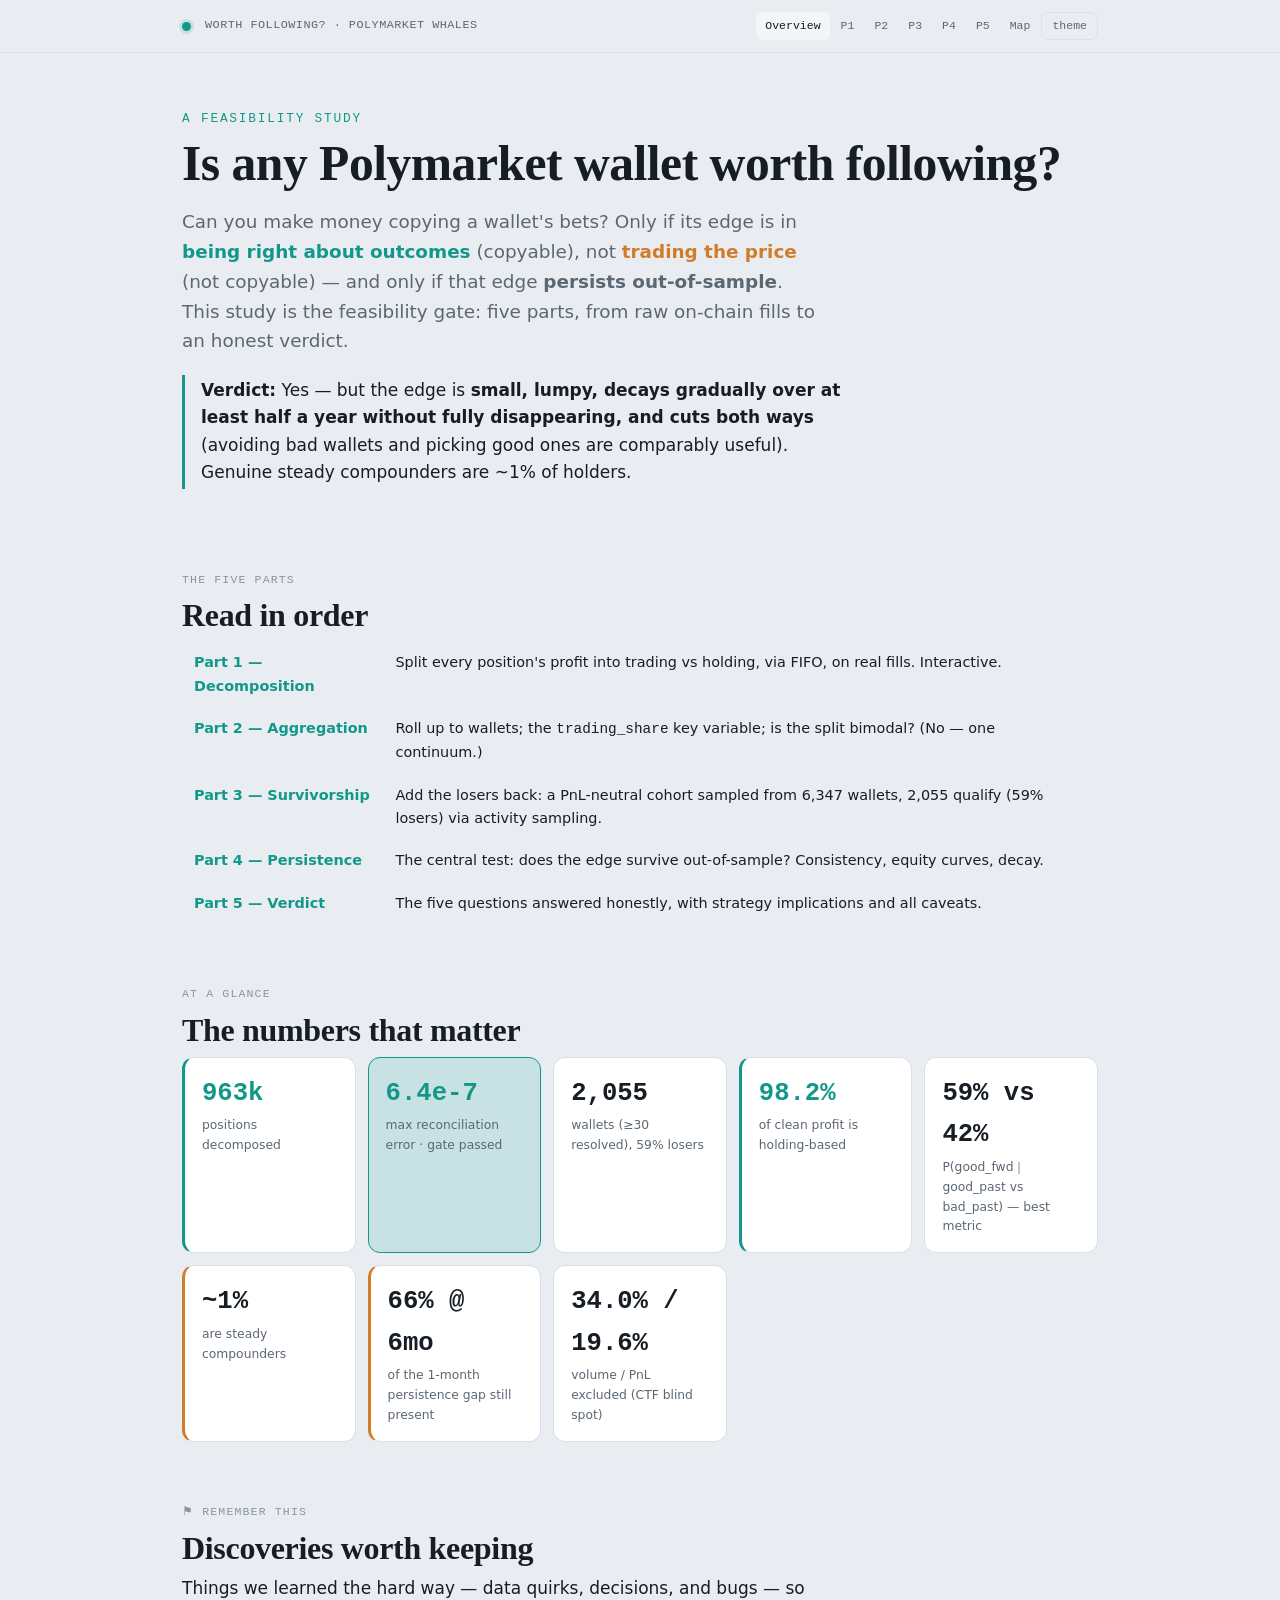
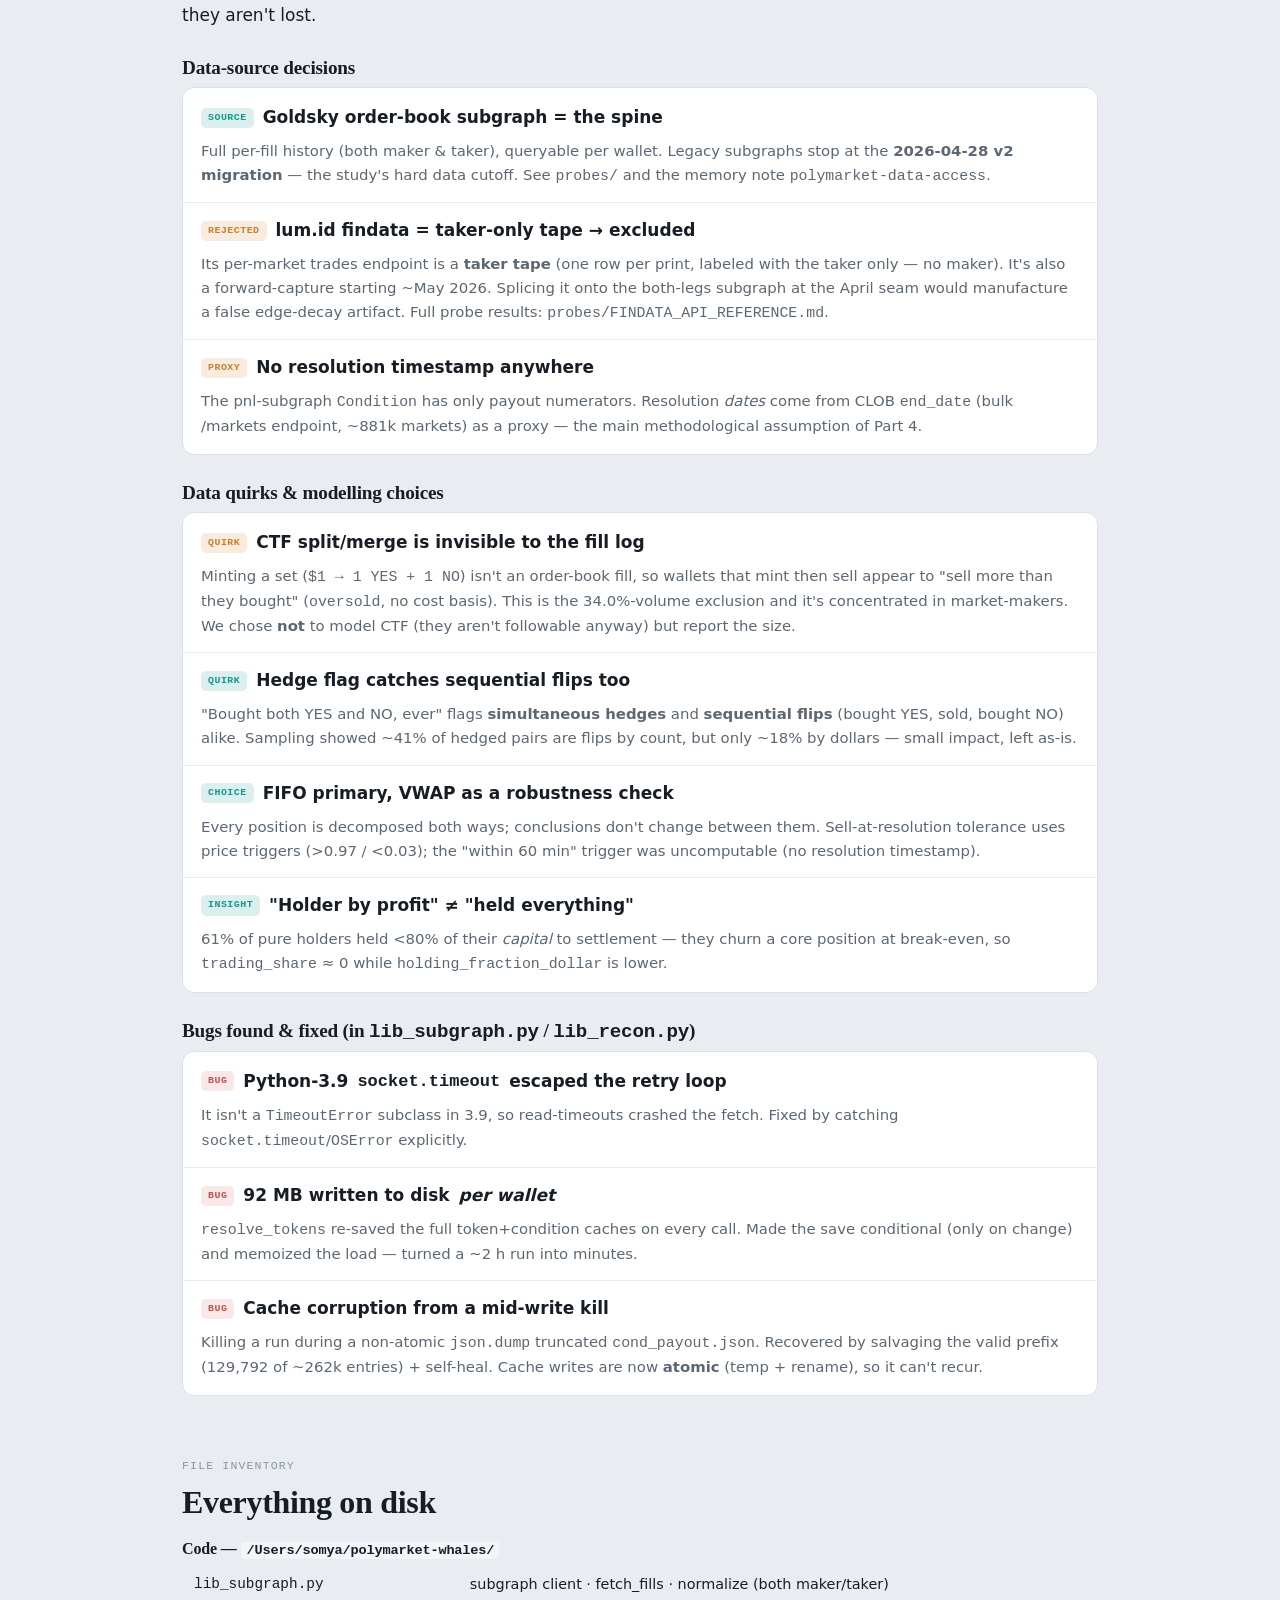
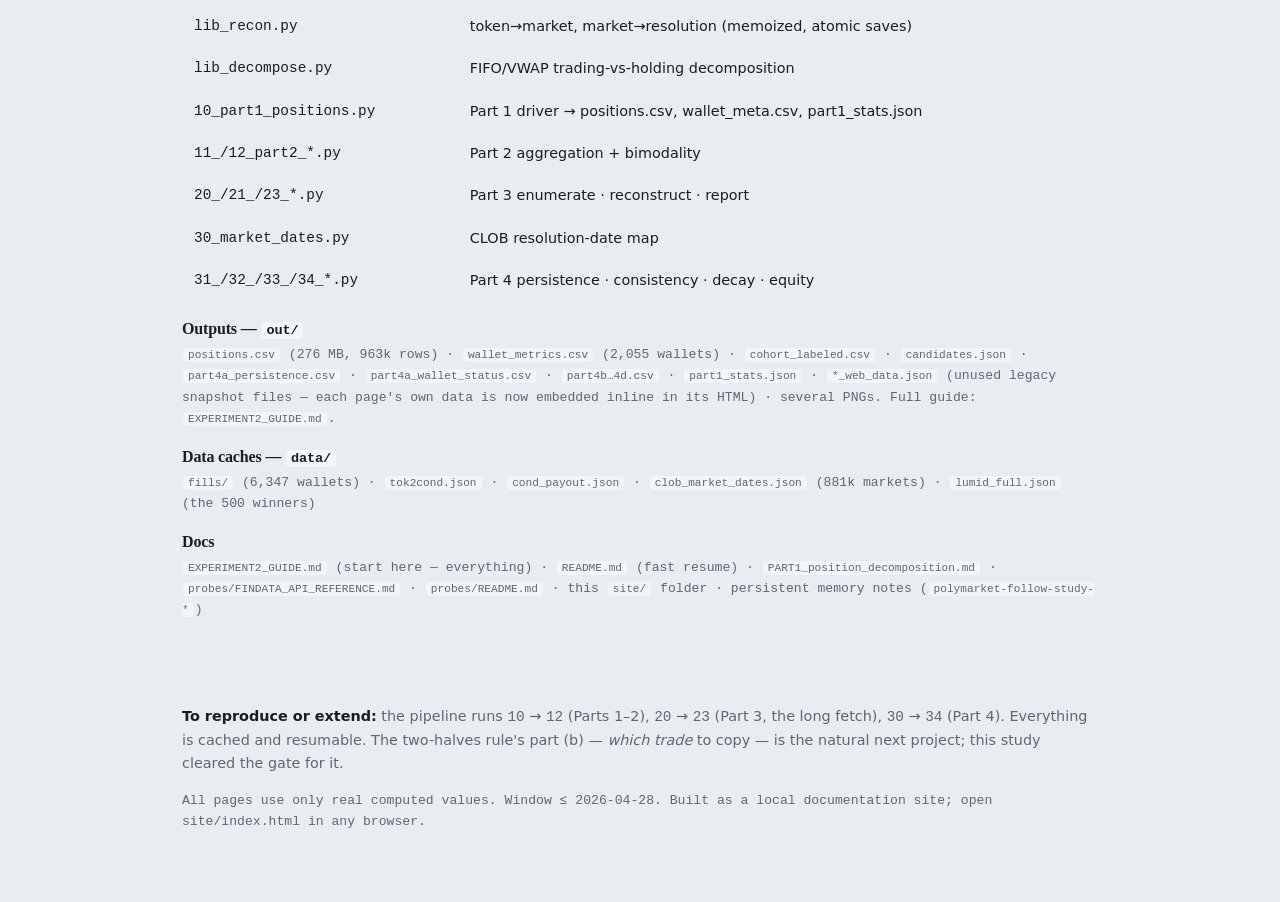
<file: experiment2/site/index.html>
<!doctype html><html lang="en"><head>
<meta charset="utf-8"><meta name="viewport" content="width=device-width, initial-scale=1">
<title>Is Any Wallet Worth Following? — Study overview</title>
<link rel="stylesheet" href="study_styles.css">
</head><body>

<div class="topbar"><div class="wrap">
  <span class="dot"></span><span class="tag">WORTH FOLLOWING? · POLYMARKET WHALES</span>
  <nav>
    <a href="index.html" class="here">Overview</a><a href="part1_explainer.html">P1</a>
    <a href="part2.html">P2</a><a href="part3.html">P3</a>
    <a href="part4.html">P4</a><a href="part5.html">P5</a>
    <a href="pipeline.html">Map</a>
    <button class="tbtn" id="themeBtn">theme</button>
  </nav>
</div></div>

<div class="wrap">
  <header class="hero">
    <div class="partno">A feasibility study</div>
    <h1>Is any Polymarket wallet worth following?</h1>
    <p class="lead">Can you make money copying a wallet's bets? Only if its edge is in <b class="hold">being right
      about outcomes</b> (copyable), not <b class="trade">trading the price</b> (not copyable) — and only if that
      edge <b>persists out-of-sample</b>. This study is the feasibility gate: five parts, from raw on-chain fills to
      an honest verdict.</p>
    <p class="measure callout"><b>Verdict:</b> Yes — but the edge is <b>small, lumpy, decays gradually over at least
      half a year without fully disappearing, and cuts both ways</b> (avoiding bad wallets and picking good ones are
      comparably useful). Genuine steady compounders are ~1% of holders.</p>
  </header>

  <section>
    <div class="snum">THE FIVE PARTS</div>
    <h2>Read in order</h2>
    <div class="files"><div class="scroll"><table class="data">
      <tr><td><a href="part1_explainer.html"><b>Part 1 — Decomposition</b></a></td>
        <td>Split every position's profit into trading vs holding, via FIFO, on real fills. Interactive.</td></tr>
      <tr><td><a href="part2.html"><b>Part 2 — Aggregation</b></a></td>
        <td>Roll up to wallets; the <span class="mono">trading_share</span> key variable; is the split bimodal? (No — one continuum.)</td></tr>
      <tr><td><a href="part3.html"><b>Part 3 — Survivorship</b></a></td>
        <td>Add the losers back: a PnL-neutral cohort sampled from 6,347 wallets, 2,055 qualify (59% losers) via activity sampling.</td></tr>
      <tr><td><a href="part4.html"><b>Part 4 — Persistence</b></a></td>
        <td>The central test: does the edge survive out-of-sample? Consistency, equity curves, decay.</td></tr>
      <tr><td><a href="part5.html"><b>Part 5 — Verdict</b></a></td>
        <td>The five questions answered honestly, with strategy implications and all caveats.</td></tr>
    </table></div></div>
  </section>

  <section>
    <div class="snum">AT A GLANCE</div>
    <h2>The numbers that matter</h2>
    <div class="tiles">
      <div class="tile hold"><div class="v">963k</div><div class="k">positions decomposed</div></div>
      <div class="tile gate"><div class="v">6.4e-7</div><div class="k">max reconciliation error · gate passed</div></div>
      <div class="tile"><div class="v">2,055</div><div class="k">wallets (≥30 resolved), 59% losers</div></div>
      <div class="tile hold"><div class="v">98.2%</div><div class="k">of clean profit is holding-based</div></div>
      <div class="tile"><div class="v">59% vs 42%</div><div class="k">P(good_fwd｜good_past vs bad_past) — best metric</div></div>
      <div class="tile warn"><div class="v">~1%</div><div class="k">are steady compounders</div></div>
      <div class="tile warn"><div class="v">66% @ 6mo</div><div class="k">of the 1-month persistence gap still present</div></div>
      <div class="tile"><div class="v">34.0% / 19.6%</div><div class="k">volume / PnL excluded (CTF blind spot)</div></div>
    </div>
  </section>

  <section>
    <div class="snum">⚑ REMEMBER THIS</div>
    <h2>Discoveries worth keeping</h2>
    <p class="measure">Things we learned the hard way — data quirks, decisions, and bugs — so they aren't lost.</p>

    <h3>Data-source decisions</h3>
    <div class="risk">
      <div class="item"><div class="rh"><span class="sev low">source</span>Goldsky order-book subgraph = the spine</div>
        <p>Full per-fill history (both maker &amp; taker), queryable per wallet. Legacy subgraphs stop at the
          <b>2026-04-28 v2 migration</b> — the study's hard data cutoff. See <code>probes/</code> and the memory note
          <code>polymarket-data-access</code>.</p></div>
      <div class="item"><div class="rh"><span class="sev med">rejected</span>lum.id findata = taker-only tape → excluded</div>
        <p>Its per-market trades endpoint is a <b>taker tape</b> (one row per print, labeled with the taker only — no
          maker). It's also a forward-capture starting ~May 2026. Splicing it onto the both-legs subgraph at the
          April seam would manufacture a false edge-decay artifact. Full probe results:
          <code>probes/FINDATA_API_REFERENCE.md</code>.</p></div>
      <div class="item"><div class="rh"><span class="sev med">proxy</span>No resolution timestamp anywhere</div>
        <p>The pnl-subgraph <code>Condition</code> has only payout numerators. Resolution <em>dates</em> come from
          CLOB <code>end_date</code> (bulk /markets endpoint, ~881k markets) as a proxy — the main methodological
          assumption of Part 4.</p></div>
    </div>

    <h3>Data quirks &amp; modelling choices</h3>
    <div class="risk">
      <div class="item"><div class="rh"><span class="sev med">quirk</span>CTF split/merge is invisible to the fill log</div>
        <p>Minting a set (<span class="mono">$1 → 1 YES + 1 NO</span>) isn't an order-book fill, so wallets that mint
          then sell appear to "sell more than they bought" (<code>oversold</code>, no cost basis). This is the
          34.0%-volume exclusion and it's concentrated in market-makers. We chose <b>not</b> to model CTF (they aren't
          followable anyway) but report the size.</p></div>
      <div class="item"><div class="rh"><span class="sev low">quirk</span>Hedge flag catches sequential flips too</div>
        <p>"Bought both YES and NO, ever" flags <b>simultaneous hedges</b> and <b>sequential flips</b> (bought YES,
          sold, bought NO) alike. Sampling showed ~41% of hedged pairs are flips by count, but only ~18% by dollars —
          small impact, left as-is.</p></div>
      <div class="item"><div class="rh"><span class="sev low">choice</span>FIFO primary, VWAP as a robustness check</div>
        <p>Every position is decomposed both ways; conclusions don't change between them. Sell-at-resolution
          tolerance uses price triggers (&gt;0.97 / &lt;0.03); the "within 60 min" trigger was uncomputable (no
          resolution timestamp).</p></div>
      <div class="item"><div class="rh"><span class="sev low">insight</span>"Holder by profit" ≠ "held everything"</div>
        <p>61% of pure holders held &lt;80% of their <em>capital</em> to settlement — they churn a core position at
          break-even, so <code>trading_share</code> ≈ 0 while <code>holding_fraction_dollar</code> is lower.</p></div>
    </div>

    <h3>Bugs found &amp; fixed (in <code>lib_subgraph.py</code> / <code>lib_recon.py</code>)</h3>
    <div class="risk">
      <div class="item"><div class="rh"><span class="sev high">bug</span>Python-3.9 <span class="mono">socket.timeout</span> escaped the retry loop</div>
        <p>It isn't a <code>TimeoutError</code> subclass in 3.9, so read-timeouts crashed the fetch. Fixed by catching
          <code>socket.timeout</code>/<code>OSError</code> explicitly.</p></div>
      <div class="item"><div class="rh"><span class="sev high">bug</span>92 MB written to disk <em>per wallet</em></div>
        <p><code>resolve_tokens</code> re-saved the full token+condition caches on every call. Made the save
          conditional (only on change) and memoized the load — turned a ~2 h run into minutes.</p></div>
      <div class="item"><div class="rh"><span class="sev high">bug</span>Cache corruption from a mid-write kill</div>
        <p>Killing a run during a non-atomic <code>json.dump</code> truncated <code>cond_payout.json</code>. Recovered
          by salvaging the valid prefix (129,792 of ~262k entries) + self-heal. Cache writes are now <b>atomic</b>
          (temp + rename), so it can't recur.</p></div>
    </div>
  </section>

  <section>
    <div class="snum">FILE INVENTORY</div>
    <h2>Everything on disk</h2>
    <div class="files">
      <h4>Code — <code>/Users/somya/polymarket-whales/</code></h4>
      <div class="scroll"><table class="data">
        <tr><td class="mono">lib_subgraph.py</td><td>subgraph client · fetch_fills · normalize (both maker/taker)</td></tr>
        <tr><td class="mono">lib_recon.py</td><td>token→market, market→resolution (memoized, atomic saves)</td></tr>
        <tr><td class="mono">lib_decompose.py</td><td>FIFO/VWAP trading-vs-holding decomposition</td></tr>
        <tr><td class="mono">10_part1_positions.py</td><td>Part 1 driver → positions.csv, wallet_meta.csv, part1_stats.json</td></tr>
        <tr><td class="mono">11_/12_part2_*.py</td><td>Part 2 aggregation + bimodality</td></tr>
        <tr><td class="mono">20_/21_/23_*.py</td><td>Part 3 enumerate · reconstruct · report</td></tr>
        <tr><td class="mono">30_market_dates.py</td><td>CLOB resolution-date map</td></tr>
        <tr><td class="mono">31_/32_/33_/34_*.py</td><td>Part 4 persistence · consistency · decay · equity</td></tr>
      </table></div>
      <h4>Outputs — <code>out/</code></h4>
      <p class="kv"><code>positions.csv</code> (276 MB, 963k rows) · <code>wallet_metrics.csv</code> (2,055 wallets) ·
        <code>cohort_labeled.csv</code> · <code>candidates.json</code> · <code>part4a_persistence.csv</code> ·
        <code>part4a_wallet_status.csv</code> · <code>part4b…4d.csv</code> ·
        <code>part1_stats.json</code> · <code>*_web_data.json</code> (unused legacy snapshot files — each page's own
        data is now embedded inline in its HTML) · several PNGs. Full guide: <code>EXPERIMENT2_GUIDE.md</code>.</p>
      <h4>Data caches — <code>data/</code></h4>
      <p class="kv"><code>fills/</code> (6,347 wallets) · <code>tok2cond.json</code> · <code>cond_payout.json</code> ·
        <code>clob_market_dates.json</code> (881k markets) · <code>lumid_full.json</code> (the 500 winners)</p>
      <h4>Docs</h4>
      <p class="kv"><code>EXPERIMENT2_GUIDE.md</code> (start here — everything) ·
        <code>README.md</code> (fast resume) ·
        <code>PART1_position_decomposition.md</code> · <code>probes/FINDATA_API_REFERENCE.md</code> ·
        <code>probes/README.md</code> · this <code>site/</code> folder · persistent memory notes
        (<code>polymarket-follow-study-*</code>)</p>
    </div>
  </section>

  <div class="footer">
    <p><b style="color:var(--ink)">To reproduce or extend:</b> the pipeline runs <code>10</code> → <code>12</code>
      (Parts 1–2), <code>20</code> → <code>23</code> (Part 3, the long fetch), <code>30</code> → <code>34</code>
      (Part 4). Everything is cached and resumable. The two-halves rule's part (b) — <em>which trade</em> to copy —
      is the natural next project; this study cleared the gate for it.</p>
    <p class="kv">All pages use only real computed values. Window ≤ 2026-04-28. Built as a local documentation site;
      open <code>site/index.html</code> in any browser.</p>
  </div>
</div>

<script>
const root=document.documentElement;
document.getElementById('themeBtn').onclick=()=>{const c=root.getAttribute('data-theme')||(matchMedia('(prefers-color-scheme:dark)').matches?'dark':'light');root.setAttribute('data-theme',c==='dark'?'light':'dark');};
</script>
</body></html>
</file>
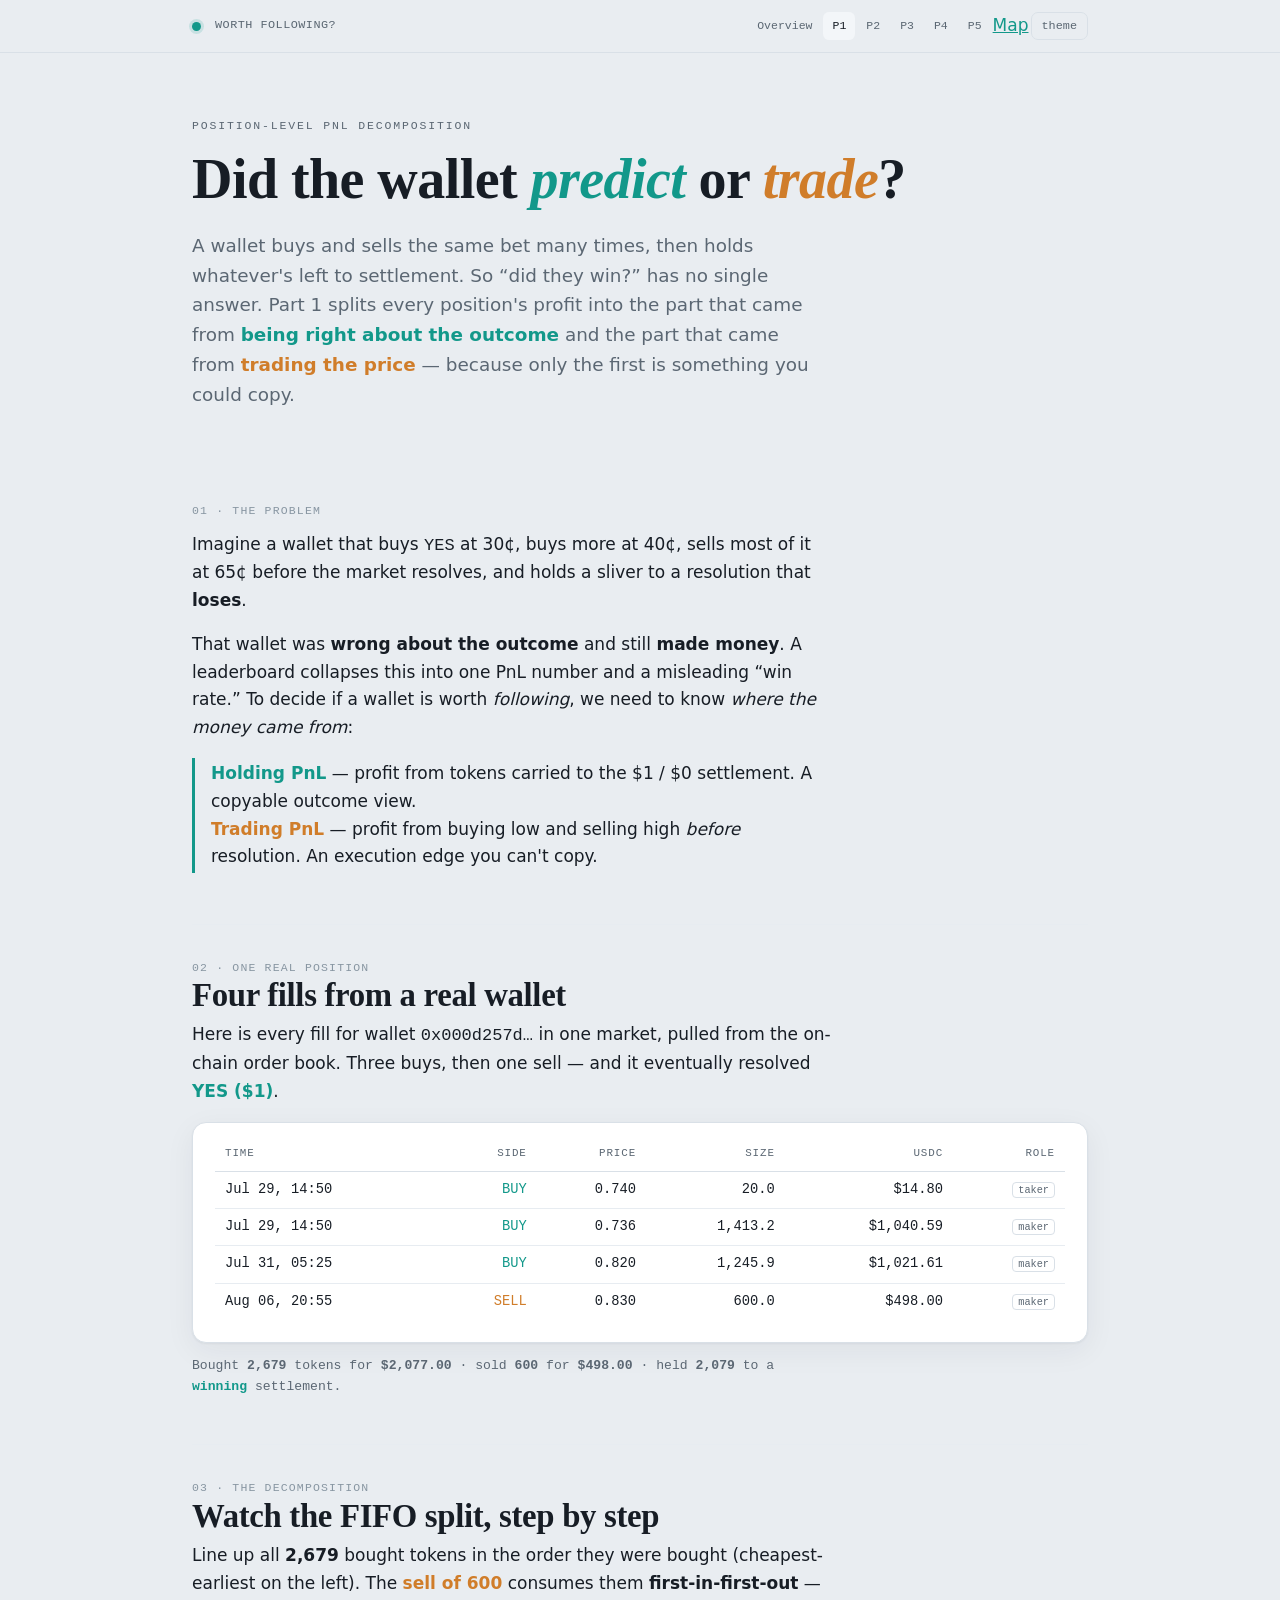
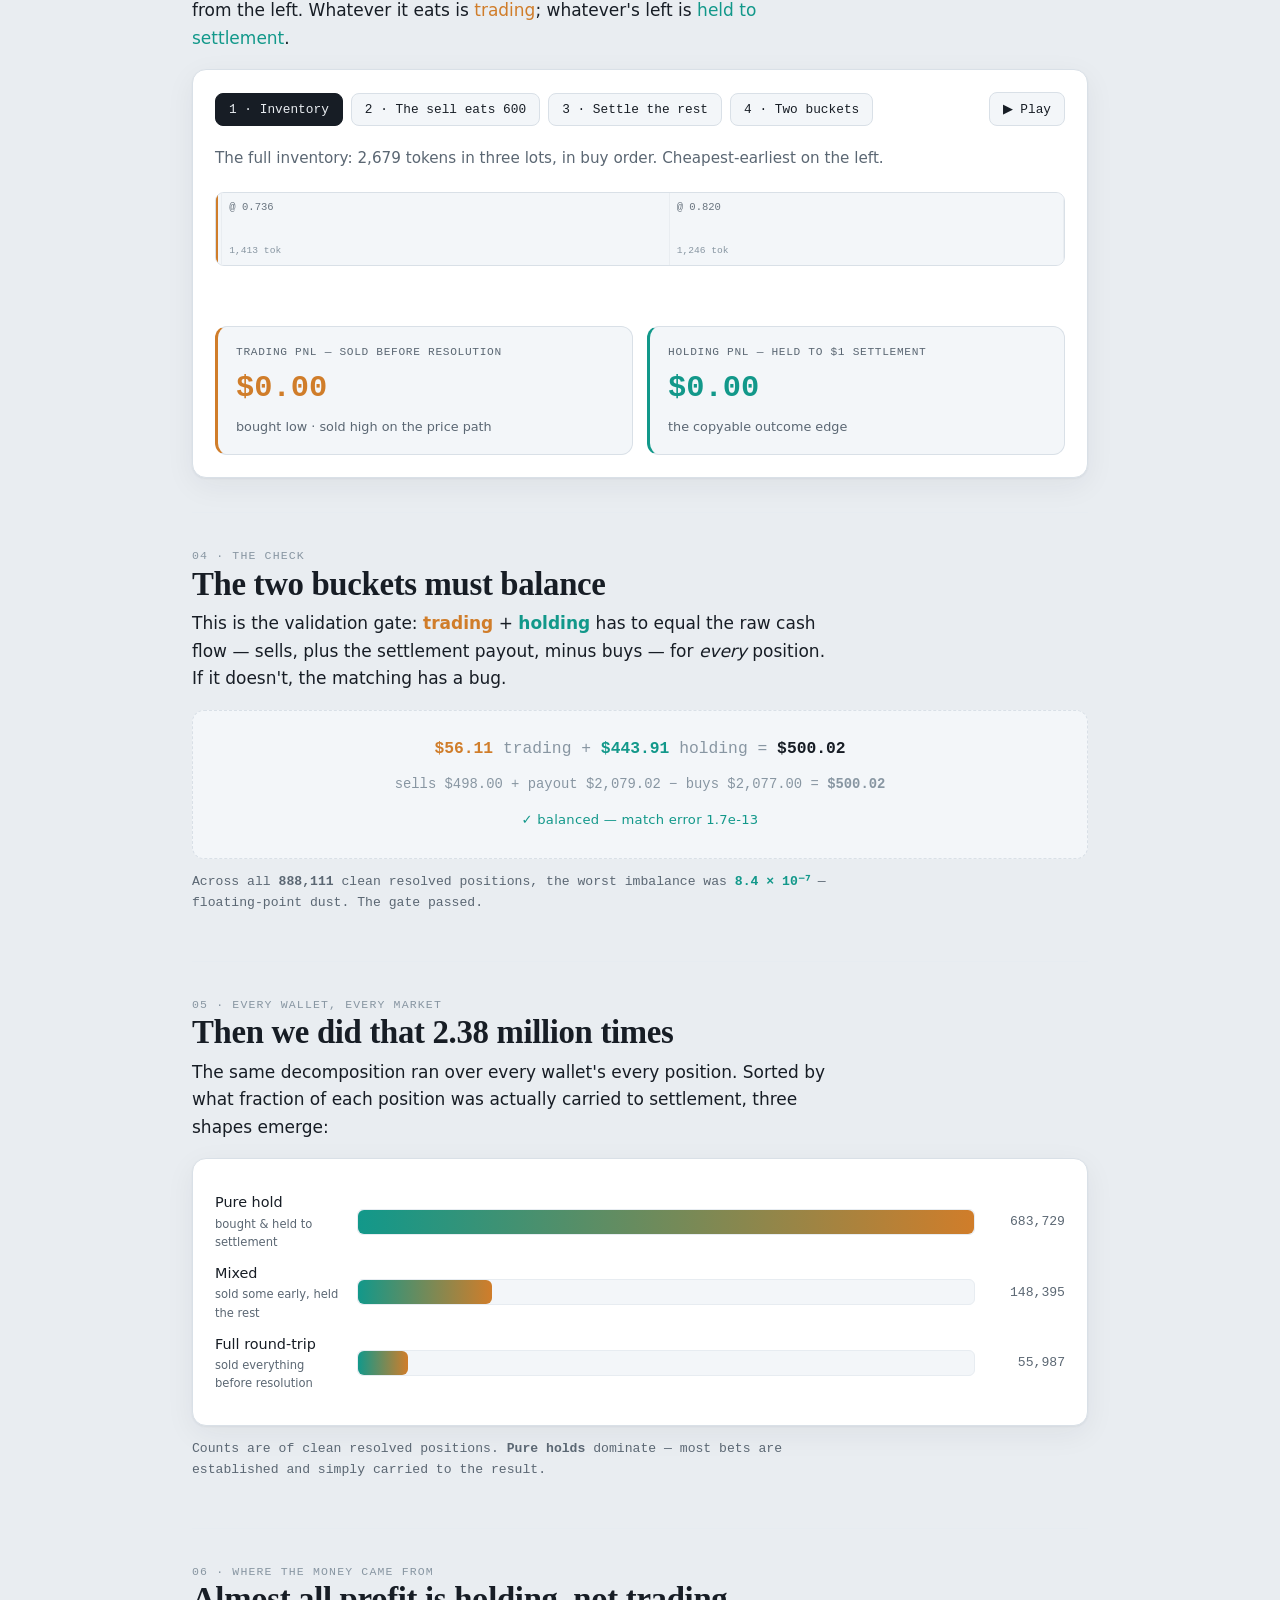
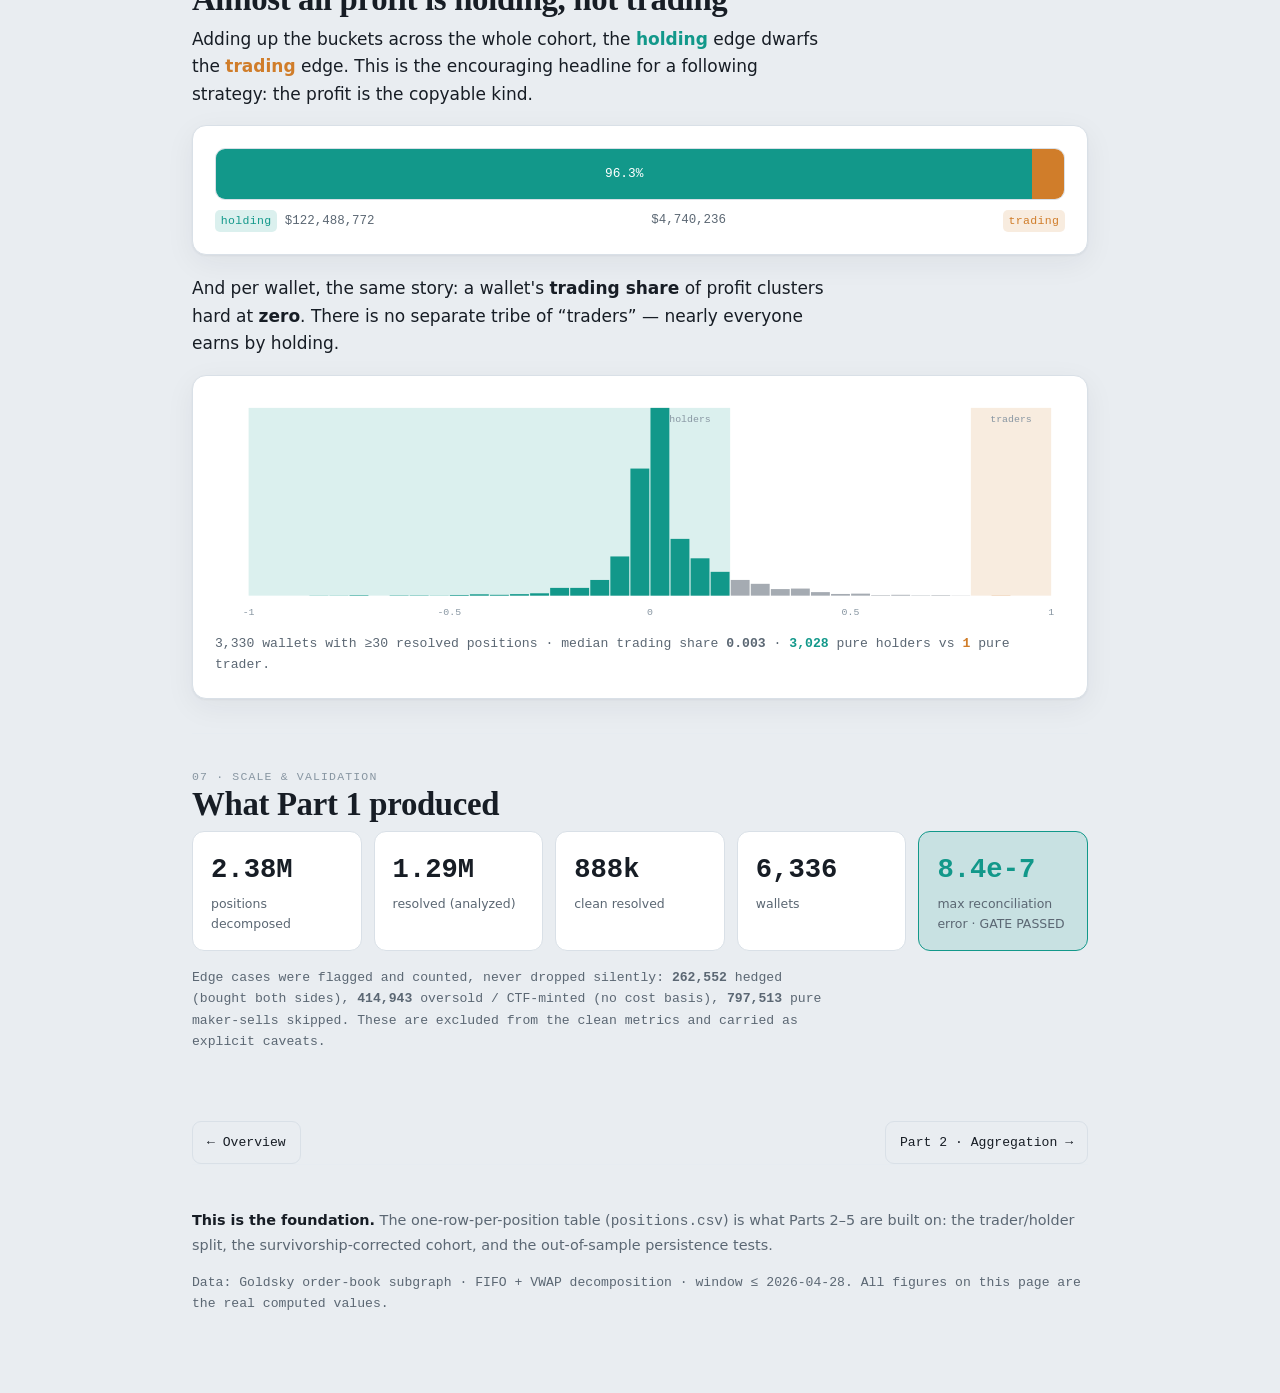
<file: experiment2/site/part1_explainer.html>
<!doctype html>
<meta charset="utf-8">
<title>Part 1 — Splitting a Wallet's Profit</title>
<meta name="viewport" content="width=device-width, initial-scale=1">
<style>
:root{
  --holding:#12988a; --holding-soft:#12988a26;
  --trading:#d07d2a; --trading-soft:#d07d2a26;
  --wrong:#c25048;
  --ground:#e9edf1; --panel:#ffffff; --panel-2:#f3f6f9;
  --ink:#171d25; --muted:#5b6773; --faint:#8896a2;
  --hair:#d9e0e7; --hair-2:#e7ecf1;
  --shadow:0 1px 2px #1a2a3a0d, 0 8px 30px #1a2a3a0f;
  --serif:"Iowan Old Style","Palatino Linotype",Palatino,"Book Antiqua",Georgia,serif;
  --sans:-apple-system,BlinkMacSystemFont,"Segoe UI",system-ui,sans-serif;
  --mono:ui-monospace,"SF Mono","JetBrains Mono",Menlo,Consolas,monospace;
}
@media (prefers-color-scheme:dark){:root{
  --ground:#0f141b; --panel:#161d27; --panel-2:#1b232f;
  --ink:#e7edf3; --muted:#93a1af; --faint:#68758230;
  --hair:#26313e; --hair-2:#202a35;
  --holding-soft:#12988a2e; --trading-soft:#d07d2a2e;
  --shadow:0 1px 2px #0006, 0 10px 34px #0007;
}}
:root[data-theme="dark"]{
  --ground:#0f141b; --panel:#161d27; --panel-2:#1b232f;
  --ink:#e7edf3; --muted:#93a1af; --faint:#68758230;
  --hair:#26313e; --hair-2:#202a35;
  --holding-soft:#12988a2e; --trading-soft:#d07d2a2e;
  --shadow:0 1px 2px #0006, 0 10px 34px #0007;
}
:root[data-theme="light"]{
  --ground:#e9edf1; --panel:#ffffff; --panel-2:#f3f6f9;
  --ink:#171d25; --muted:#5b6773; --faint:#8896a2;
  --hair:#d9e0e7; --hair-2:#e7ecf1;
  --shadow:0 1px 2px #1a2a3a0d, 0 8px 30px #1a2a3a0f;
}
*{box-sizing:border-box}
html{-webkit-text-size-adjust:100%}
body{
  margin:0;background:var(--ground);color:var(--ink);
  font-family:var(--sans);font-size:17px;line-height:1.62;
  -webkit-font-smoothing:antialiased;
}
.wrap{max-width:940px;margin:0 auto;padding:0 22px}
.measure{max-width:640px}
h1,h2,h3{font-family:var(--serif);font-weight:600;text-wrap:balance;line-height:1.15;letter-spacing:-.01em}
h2{font-size:clamp(1.5rem,3.4vw,2.05rem);margin:0 0 .2em}
h3{font-size:1.15rem;margin:0 0 .4em}
p{margin:0 0 1em}
a{color:var(--holding)}
.mono{font-family:var(--mono);font-variant-numeric:tabular-nums}
.eyebrow{font-family:var(--mono);font-size:.72rem;letter-spacing:.16em;text-transform:uppercase;color:var(--muted)}
.hold{color:var(--holding)} .trade{color:var(--trading)}
.chip{display:inline-block;font-family:var(--mono);font-size:.72rem;padding:.15em .5em;border-radius:5px;letter-spacing:.03em}
.chip.hold{background:var(--holding-soft);color:var(--holding)}
.chip.trade{background:var(--trading-soft);color:var(--trading)}

/* ---------- top bar ---------- */
.topbar{position:sticky;top:0;z-index:20;background:color-mix(in srgb,var(--ground) 88%,transparent);
  backdrop-filter:blur(8px);border-bottom:1px solid var(--hair)}
.topbar .wrap{display:flex;align-items:center;gap:14px;height:52px}
.topbar .tag{font-family:var(--mono);font-size:.74rem;color:var(--muted);letter-spacing:.04em}
.topbar .dot{width:9px;height:9px;border-radius:50%;background:var(--holding);box-shadow:0 0 0 3px var(--holding-soft)}
.spacer{flex:1}
.tbtn{font-family:var(--mono);font-size:.74rem;color:var(--muted);background:none;border:1px solid var(--hair);
  border-radius:7px;padding:6px 10px;cursor:pointer}
.tbtn:hover{color:var(--ink);border-color:var(--muted)}

/* ---------- hero ---------- */
.hero{padding:64px 0 40px}
.hero h1{font-size:clamp(2.1rem,6vw,3.5rem);margin:.2em 0 .35em}
.hero .lead{font-size:1.15rem;color:var(--muted);max-width:620px}
.twowords .trade,.twowords .hold{font-style:italic}

/* ---------- section rhythm ---------- */
section{padding:34px 0;border-top:1px solid var(--hair-2)}
section:first-of-type{border-top:none}
.snum{font-family:var(--mono);font-size:.72rem;color:var(--faint);letter-spacing:.1em}

/* ---------- panels ---------- */
.panel{background:var(--panel);border:1px solid var(--hair);border-radius:14px;box-shadow:var(--shadow);padding:22px}
.panel + .panel{margin-top:16px}

/* ---------- fills table ---------- */
.fills{width:100%;border-collapse:collapse;font-family:var(--mono);font-size:.86rem;font-variant-numeric:tabular-nums}
.fills th{text-align:right;font-weight:500;color:var(--muted);font-size:.68rem;letter-spacing:.08em;text-transform:uppercase;padding:0 10px 8px;border-bottom:1px solid var(--hair)}
.fills td{text-align:right;padding:7px 10px;border-bottom:1px solid var(--hair-2)}
.fills td:first-child,.fills th:first-child{text-align:left}
.fills tr:last-child td{border-bottom:none}
.side-buy{color:var(--holding)} .side-sell{color:var(--trading)}
.rolepill{font-size:.64rem;color:var(--muted);border:1px solid var(--hair);border-radius:4px;padding:1px 5px}

/* ---------- FIFO visual ---------- */
.fifo-controls{display:flex;flex-wrap:wrap;gap:8px;align-items:center;margin-bottom:20px}
.step-btn{font-family:var(--mono);font-size:.8rem;padding:8px 13px;border-radius:8px;border:1px solid var(--hair);
  background:var(--panel-2);color:var(--ink);cursor:pointer;transition:.15s}
.step-btn:hover{border-color:var(--muted)}
.step-btn.active{background:var(--ink);color:var(--ground);border-color:var(--ink)}
.step-btn:disabled{opacity:.4;cursor:default}

.inv-wrap{margin:6px 0 4px}
.inv-scale{position:relative;height:20px;font-family:var(--mono);font-size:.66rem;color:var(--faint)}
.inv-bar{position:relative;height:74px;border-radius:9px;overflow:hidden;background:var(--panel-2);border:1px solid var(--hair);display:flex}
.lotseg{position:relative;height:100%;border-right:1px solid var(--ground);transition:background .5s ease}
.lotseg:last-child{border-right:none}
.lotseg .lp{position:absolute;top:6px;left:7px;font-family:var(--mono);font-size:.66rem;color:var(--muted);opacity:.9}
.lotseg .lq{position:absolute;bottom:6px;left:7px;font-family:var(--mono);font-size:.6rem;color:var(--faint)}
/* consumed overlay grows from the left */
.consume{position:absolute;top:0;left:0;height:100%;width:0;background:var(--trading);
  border-right:2px solid var(--trading);transition:width .8s cubic-bezier(.5,0,.2,1)}
.settle{position:absolute;top:0;right:0;height:100%;width:0;background:var(--holding-soft);transition:width .7s ease .3s}
.inv-bar.matched .consume{opacity:1}
.brace{position:relative;height:26px;margin-top:8px;font-family:var(--mono);font-size:.68rem}
.brace span{position:absolute;top:4px;transform:translateX(-50%);white-space:nowrap;padding:2px 7px;border-radius:5px}
.brace .b-trade{background:var(--trading-soft);color:var(--trading)}
.brace .b-hold{background:var(--holding-soft);color:var(--holding)}
.brace i{position:absolute;top:0;height:7px;border:1px solid var(--hair);border-bottom:none;border-radius:5px 5px 0 0}

/* tallies */
.tally{display:grid;grid-template-columns:1fr 1fr;gap:14px;margin-top:26px}
.tcard{border:1px solid var(--hair);border-radius:12px;padding:16px 18px;background:var(--panel-2)}
.tcard.t-trade{border-left:3px solid var(--trading)}
.tcard.t-hold{border-left:3px solid var(--holding)}
.tcard .k{font-family:var(--mono);font-size:.7rem;letter-spacing:.06em;text-transform:uppercase;color:var(--muted)}
.tcard .v{font-family:var(--mono);font-size:1.9rem;font-variant-numeric:tabular-nums;margin-top:3px;font-weight:600}
.tcard .sub{font-size:.8rem;color:var(--muted);margin-top:4px}
.tcard.t-trade .v{color:var(--trading)} .tcard.t-hold .v{color:var(--holding)}
.stephint{min-height:2.6em;color:var(--muted);font-size:.95rem;margin:4px 0 2px}

/* reconciliation */
.recon{font-family:var(--mono);font-size:clamp(.8rem,2.4vw,1.02rem);text-align:center;line-height:2.2;
  background:var(--panel-2);border:1px dashed var(--hair);border-radius:12px;padding:20px 14px;overflow-x:auto}
.recon .eq{color:var(--faint)} .recon b{font-weight:600}
.recon .ok{color:var(--holding);font-family:var(--sans);font-size:.82rem;letter-spacing:.02em}

/* stat tiles */
.tiles{display:grid;grid-template-columns:repeat(auto-fit,minmax(150px,1fr));gap:12px}
.tile{background:var(--panel);border:1px solid var(--hair);border-radius:12px;padding:16px 18px}
.tile .v{font-family:var(--mono);font-size:1.7rem;font-weight:600;font-variant-numeric:tabular-nums}
.tile .k{font-size:.78rem;color:var(--muted);margin-top:2px}
.tile.gate{border-color:var(--holding);background:var(--holding-soft)}
.tile.gate .v{color:var(--holding)}

/* charts */
.chart{width:100%;overflow-x:auto}
svg{display:block;max-width:100%}
.axlabel{font-family:var(--mono);font-size:10px;fill:var(--faint)}
.barlbl{font-family:var(--mono);font-size:11px;fill:var(--muted)}

/* split bar */
.splitbar{display:flex;height:52px;border-radius:10px;overflow:hidden;border:1px solid var(--hair);font-family:var(--mono);font-size:.8rem}
.splitbar div{display:flex;align-items:center;justify-content:center;color:#fff;white-space:nowrap;min-width:0;padding:0 6px}
.split-hold{background:var(--holding)} .split-trade{background:var(--trading)}

/* type bars */
.tbar-row{display:flex;align-items:center;gap:12px;margin:10px 0}
.tbar-row .lab{width:130px;flex:none;font-size:.9rem}
.tbar-row .lab small{display:block;color:var(--muted);font-size:.72rem}
.tbar-track{flex:1;background:var(--panel-2);border-radius:6px;height:26px;position:relative;border:1px solid var(--hair-2)}
.tbar-fill{height:100%;border-radius:6px;background:linear-gradient(90deg,var(--holding),var(--trading))}
.tbar-row .n{font-family:var(--mono);font-size:.82rem;width:78px;text-align:right;color:var(--muted)}

.callout{border-left:3px solid var(--holding);padding:2px 0 2px 16px;color:var(--ink)}
.footer{padding:44px 0 70px;color:var(--muted);font-size:.9rem;border-top:1px solid var(--hair-2)}
.kv{font-family:var(--mono);font-size:.82rem;color:var(--muted)}
@media (max-width:560px){.tally{grid-template-columns:1fr}.tbar-row .lab{width:96px}}
@media (prefers-reduced-motion:reduce){*{transition:none!important}}
</style>

<div class="topbar"><div class="wrap">
  <span class="dot"></span>
  <span class="tag">WORTH FOLLOWING?</span>
  <nav style="display:flex;gap:2px;margin-left:auto;flex-wrap:wrap;align-items:center">
    <a href="index.html" style="font-family:var(--mono);font-size:.72rem;color:var(--muted);padding:5px 9px;border-radius:6px;text-decoration:none">Overview</a>
    <a href="part1_explainer.html" style="font-family:var(--mono);font-size:.72rem;color:var(--ink);background:var(--panel-2);padding:5px 9px;border-radius:6px;text-decoration:none">P1</a>
    <a href="part2.html" style="font-family:var(--mono);font-size:.72rem;color:var(--muted);padding:5px 9px;border-radius:6px;text-decoration:none">P2</a>
    <a href="part3.html" style="font-family:var(--mono);font-size:.72rem;color:var(--muted);padding:5px 9px;border-radius:6px;text-decoration:none">P3</a>
    <a href="part4.html" style="font-family:var(--mono);font-size:.72rem;color:var(--muted);padding:5px 9px;border-radius:6px;text-decoration:none">P4</a>
    <a href="part5.html" style="font-family:var(--mono);font-size:.72rem;color:var(--muted);padding:5px 9px;border-radius:6px;text-decoration:none">P5</a>
    <a href="pipeline.html">Map</a>
    <button class="tbtn" id="themeBtn">theme</button>
  </nav>
</div></div>

<div class="wrap">

  <header class="hero">
    <div class="eyebrow">Position-level PnL decomposition</div>
    <h1>Did the wallet <span class="twowords"><span class="hold">predict</span> or <span class="trade">trade</span>?</h1>
    <p class="lead">A wallet buys and sells the same bet many times, then holds whatever's left to settlement.
      So “did they win?” has no single answer. Part&nbsp;1 splits every position's profit into the part that
      came from <b class="hold">being right about the outcome</b> and the part that came from
      <b class="trade">trading the price</b> — because only the first is something you could copy.</p>
  </header>

  <section>
    <div class="snum">01 · THE PROBLEM</div>
    <div class="measure" style="margin-top:10px">
      <p>Imagine a wallet that buys <span class="mono">YES</span> at 30¢, buys more at 40¢, sells most of it
      at 65¢ before the market resolves, and holds a sliver to a resolution that <b class="wrong">loses</b>.</p>
      <p>That wallet was <b>wrong about the outcome</b> and still <b>made money</b>. A leaderboard collapses
      this into one PnL number and a misleading “win rate.” To decide if a wallet is worth <em>following</em>,
      we need to know <em>where the money came from</em>:</p>
      <p class="callout"><b class="hold">Holding PnL</b> — profit from tokens carried to the $1 / $0 settlement.
      A copyable outcome view.<br>
      <b class="trade">Trading PnL</b> — profit from buying low and selling high <em>before</em> resolution.
      An execution edge you can't copy.</p>
    </div>
  </section>

  <section>
    <div class="snum">02 · ONE REAL POSITION</div>
    <h2>Four fills from a real wallet</h2>
    <p class="measure">Here is every fill for wallet <span class="mono" id="ex-wallet"></span> in one market, pulled
      from the on-chain order book. Three buys, then one sell — and it eventually resolved
      <b class="hold">YES ($1)</b>.</p>
    <div class="panel">
      <table class="fills">
        <thead><tr><th>Time</th><th>Side</th><th>Price</th><th>Size</th><th>USDC</th><th>Role</th></tr></thead>
        <tbody id="fills-body"></tbody>
      </table>
    </div>
    <p class="measure kv" id="fills-summary" style="margin-top:12px"></p>
  </section>

  <section>
    <div class="snum">03 · THE DECOMPOSITION</div>
    <h2>Watch the FIFO split, step by step</h2>
    <p class="measure">Line up all <b>2,679</b> bought tokens in the order they were bought (cheapest-earliest
      on the left). The <b class="trade">sell of 600</b> consumes them <b>first-in-first-out</b> — from the left.
      Whatever it eats is <span class="trade">trading</span>; whatever's left is <span class="hold">held to settlement</span>.</p>

    <div class="panel">
      <div class="fifo-controls">
        <button class="step-btn active" data-step="0">1 · Inventory</button>
        <button class="step-btn" data-step="1">2 · The sell eats 600</button>
        <button class="step-btn" data-step="2">3 · Settle the rest</button>
        <button class="step-btn" data-step="3">4 · Two buckets</button>
        <span class="spacer"></span>
        <button class="step-btn" id="playBtn">▶ Play</button>
      </div>

      <div class="stephint" id="stephint"></div>

      <div class="inv-wrap">
        <div class="inv-bar" id="invBar">
          <div class="consume" id="consume"></div>
          <div class="settle" id="settle"></div>
        </div>
        <div class="brace" id="brace"></div>
      </div>

      <div class="tally">
        <div class="tcard t-trade">
          <div class="k">Trading PnL — sold before resolution</div>
          <div class="v mono" id="tallyTrade">$0.00</div>
          <div class="sub" id="tradeSub">bought low · sold high on the price path</div>
        </div>
        <div class="tcard t-hold">
          <div class="k">Holding PnL — held to $1 settlement</div>
          <div class="v mono" id="tallyHold">$0.00</div>
          <div class="sub" id="holdSub">the copyable outcome edge</div>
        </div>
      </div>
    </div>
  </section>

  <section>
    <div class="snum">04 · THE CHECK</div>
    <h2>The two buckets must balance</h2>
    <p class="measure">This is the validation gate: <b class="trade">trading</b> + <b class="hold">holding</b> has to
      equal the raw cash flow — sells, plus the settlement payout, minus buys — for <em>every</em> position.
      If it doesn't, the matching has a bug.</p>
    <div class="recon" id="recon"></div>
    <p class="measure kv" style="margin-top:12px">Across all <b>888,111</b> clean resolved positions, the worst
      imbalance was <b class="hold mono">8.4 × 10⁻⁷</b> — floating-point dust. The gate passed.</p>
  </section>

  <section>
    <div class="snum">05 · EVERY WALLET, EVERY MARKET</div>
    <h2>Then we did that 2.38 million times</h2>
    <p class="measure">The same decomposition ran over every wallet's every position. Sorted by what fraction of
      each position was actually carried to settlement, three shapes emerge:</p>
    <div class="panel" id="ptypes"></div>
    <p class="measure kv" style="margin-top:12px">Counts are of clean resolved positions. <b>Pure holds</b>
      dominate — most bets are established and simply carried to the result.</p>
  </section>

  <section>
    <div class="snum">06 · WHERE THE MONEY CAME FROM</div>
    <h2>Almost all profit is holding, not trading</h2>
    <p class="measure">Adding up the buckets across the whole cohort, the <b class="hold">holding</b> edge dwarfs
      the <b class="trade">trading</b> edge. This is the encouraging headline for a following strategy: the profit
      is the copyable kind.</p>
    <div class="panel">
      <div class="splitbar" id="splitbar"></div>
      <div style="display:flex;justify-content:space-between;margin-top:10px;font-family:var(--mono);font-size:.78rem;color:var(--muted)">
        <span><span class="chip hold">holding</span> <span id="holdAmt"></span></span>
        <span id="tradeAmt"></span> <span class="chip trade">trading</span>
      </div>
    </div>
    <p class="measure" style="margin-top:20px">And per wallet, the same story: a wallet's <b>trading share</b>
      of profit clusters hard at <b>zero</b>. There is no separate tribe of “traders” — nearly everyone earns by
      holding.</p>
    <div class="panel">
      <div class="chart" id="tshist"></div>
      <div class="kv" id="tshist-cap" style="margin-top:8px"></div>
    </div>
  </section>

  <section>
    <div class="snum">07 · SCALE &amp; VALIDATION</div>
    <h2>What Part 1 produced</h2>
    <div class="tiles" id="tiles"></div>
    <p class="measure kv" style="margin-top:16px">Edge cases were flagged and counted, never dropped silently:
      <b id="ec-hedged"></b> hedged (bought both sides), <b id="ec-over"></b> oversold / CTF-minted (no cost basis),
      <b id="ec-ps"></b> pure maker-sells skipped. These are excluded from the clean metrics and carried as
      explicit caveats.</p>
  </section>

  <div style="display:flex;justify-content:space-between;gap:12px;margin-top:22px;flex-wrap:wrap">
    <a href="index.html" style="font-family:var(--mono);font-size:.82rem;border:1px solid var(--hair);border-radius:9px;padding:10px 14px;color:var(--ink);text-decoration:none">← Overview</a>
    <a href="part2.html" style="font-family:var(--mono);font-size:.82rem;border:1px solid var(--hair);border-radius:9px;padding:10px 14px;color:var(--ink);text-decoration:none">Part 2 · Aggregation →</a>
  </div>
  <div class="footer">
    <p><b style="color:var(--ink)">This is the foundation.</b> The one-row-per-position table
      (<span class="mono">positions.csv</span>) is what Parts 2–5 are built on: the trader/holder split,
      the survivorship-corrected cohort, and the out-of-sample persistence tests.</p>
    <p class="kv">Data: Goldsky order-book subgraph · FIFO + VWAP decomposition · window ≤ 2026-04-28. All figures on this page are the real computed values.</p>
  </div>
</div>

<script id="d" type="application/json">{"example":{"wallet":"0x000d257d\u2026","buys":[{"price":0.74,"size":20.0,"usd":14.8,"time":"Jul 29, 14:50","maker":false},{"price":0.736,"size":1413.2,"usd":1040.59,"time":"Jul 29, 14:50","maker":true},{"price":0.82,"size":1245.9,"usd":1021.61,"time":"Jul 31, 05:25","maker":true}],"sells":[{"price":0.83,"size":600.0,"usd":498.0,"time":"Aug 06, 20:55","maker":true}],"sell_price":0.83,"lots":[{"price":0.74,"size":20.0,"consumed":20.0,"held":0.0,"trading_pnl":1.8,"holding_pnl":0.0},{"price":0.736,"size":1413.2,"consumed":580.0,"held":833.2,"trading_pnl":54.31,"holding_pnl":219.66},{"price":0.82,"size":1245.9,"consumed":0.0,"held":1245.9,"trading_pnl":0.0,"holding_pnl":224.25}],"tokens_bought":2679.0,"tokens_sold":600.0,"tokens_held":2079.0,"buy_usd":2077.0,"sell_usd":498.0,"payout":2079.02,"pnl_trading":56.11,"pnl_holding":443.91,"pnl_total":500.02,"won":true,"recon_err":1.7053025658242404e-13},"scale":{"positions":2377625,"resolved":1290308,"unresolved":1087317,"clean_resolved":888111,"wallets":6336,"max_recon_err":8.4e-07,"hedged":262552,"oversold":414943,"pure_sell_skipped":797513},"ptypes":[{"label":"Pure hold","desc":"bought & held to settlement","n":683729},{"label":"Mixed","desc":"sold some early, held the rest","n":148395},{"label":"Full round-trip","desc":"sold everything before resolution","n":55987}],"trading_share":{"bins":[-1.0,-0.95,-0.9,-0.85,-0.8,-0.75,-0.7,-0.65,-0.6,-0.55,-0.5,-0.45,-0.4,-0.35,-0.3,-0.25,-0.2,-0.15,-0.1,-0.05,0.0,0.05,0.1,0.15,0.2,0.25,0.3,0.35,0.4,0.45,0.5,0.55,0.6,0.65,0.7,0.75,0.8,0.85,0.9,0.95,1.0],"counts":[0,0,0,1,1,3,0,2,2,1,4,8,5,9,14,46,46,93,232,752,1111,336,221,141,93,70,39,42,21,10,12,3,5,2,3,1,0,1,0,0],"median":0.003,"pure_holders":3028,"pure_traders":1,"n":3330},"holding_fraction":{"bins":[0.0,0.04,0.08,0.12,0.16,0.2,0.24,0.28,0.32,0.36,0.4,0.44,0.48,0.52,0.56,0.6,0.64,0.68,0.72,0.76,0.8,0.84,0.88,0.92,0.96,1.0],"counts":[55,56,65,79,59,60,76,89,91,103,93,128,110,130,164,129,159,146,161,181,185,198,197,189,427],"median":0.684},"cohort_split":{"trading":4740235.616000002,"holding":122488772.09759998}}</script>
<script>
const D = JSON.parse(document.getElementById('d').textContent);
const fmt=(n,d=2)=>n.toLocaleString('en-US',{minimumFractionDigits:d,maximumFractionDigits:d});
const money=(n,d=2)=>'$'+fmt(n,d);
const big=n=>n>=1e6?(n/1e6).toFixed(2)+'M':n>=1e3?(n/1e3).toFixed(0)+'k':n;

/* ---------- theme toggle ---------- */
const root=document.documentElement;
document.getElementById('themeBtn').onclick=()=>{
  const cur=root.getAttribute('data-theme')||(matchMedia('(prefers-color-scheme:dark)').matches?'dark':'light');
  root.setAttribute('data-theme',cur==='dark'?'light':'dark');
};

/* ---------- fills table ---------- */
const ex=D.example;
document.getElementById('ex-wallet').textContent=ex.wallet;
const fb=document.getElementById('fills-body');
const rows=[...ex.buys.map(b=>({...b,side:'BUY'})),...ex.sells.map(s=>({...s,side:'SELL'}))];
rows.forEach(r=>{
  const tr=document.createElement('tr');
  tr.innerHTML=`<td>${r.time}</td>
    <td class="${r.side==='BUY'?'side-buy':'side-sell'}">${r.side}</td>
    <td>${r.price.toFixed(3)}</td><td>${fmt(r.size,1)}</td><td>${money(r.usd)}</td>
    <td><span class="rolepill">${r.maker?'maker':'taker'}</span></td>`;
  fb.appendChild(tr);
});
document.getElementById('fills-summary').innerHTML=
  `Bought <b>${fmt(ex.tokens_bought,0)}</b> tokens for <b>${money(ex.buy_usd)}</b> · `+
  `sold <b>${fmt(ex.tokens_sold,0)}</b> for <b>${money(ex.sell_usd)}</b> · `+
  `held <b>${fmt(ex.tokens_held,0)}</b> to a <b class="hold">winning</b> settlement.`;

/* ---------- FIFO inventory bar ---------- */
const total=ex.tokens_bought, sold=ex.tokens_sold;
const invBar=document.getElementById('invBar');
const braceEl=document.getElementById('brace');
ex.lots.forEach((L,i)=>{
  const seg=document.createElement('div');
  seg.className='lotseg';
  seg.style.width=(L.size/total*100)+'%';
  seg.style.background='var(--panel-2)';
  seg.innerHTML=`<span class="lp">@ ${L.price.toFixed(3)}</span><span class="lq">${fmt(L.size,0)} tok</span>`;
  invBar.insertBefore(seg,document.getElementById('consume'));
});
// braces: trading spans left 600, holding spans the rest
function drawBrace(){
  const pT=sold/total*100, pH=100-pT;
  braceEl.innerHTML=
   `<i style="left:0;width:${pT}%"></i><span class="b-trade" style="left:${pT/2}%">600 sold → trading</span>`+
   `<i style="left:${pT}%;width:${pH}%"></i><span class="b-hold" style="left:${pT+pH/2}%">2,079 held → holding</span>`;
}

const consume=document.getElementById('consume');
const settle=document.getElementById('settle');
const tallyTrade=document.getElementById('tallyTrade');
const tallyHold=document.getElementById('tallyHold');
const hint=document.getElementById('stephint');
const btns=[...document.querySelectorAll('.step-btn[data-step]')];

function animateVal(el,to,pre='$'){
  let cur=0;const t0=performance.now();const dur=700;
  function tick(t){const k=Math.min(1,(t-t0)/dur);el.textContent=pre+fmt(to*(1-Math.pow(1-k,3)));if(k<1)requestAnimationFrame(tick);}
  requestAnimationFrame(tick);
}
const hints=[
 'The full inventory: 2,679 tokens in three lots, in buy order. Cheapest-earliest on the left.',
 'The sell of 600 consumes lots first-in-first-out — all 20 of lot 1, then 580 of lot 2. That slice is trading profit.',
 'Everything the sell didn\'t reach — 833 of lot 2 and all of lot 3 — is held to the $1 settlement. That\'s holding profit.',
 'Two economically distinct buckets from one position. Only the teal one is a copyable outcome edge.'
];
function setStep(s){
  btns.forEach(b=>b.classList.toggle('active',+b.dataset.step===s));
  hint.textContent=hints[s];
  const pT=sold/total*100;
  if(s>=1){invBar.classList.add('matched');consume.style.width=pT+'%';animateVal(tallyTrade,ex.pnl_trading);}
  else{invBar.classList.remove('matched');consume.style.width='0';tallyTrade.textContent='$0.00';}
  if(s>=2){settle.style.width=(100-pT)+'%';animateVal(tallyHold,ex.pnl_holding);drawBrace();}
  else{settle.style.width='0';tallyHold.textContent='$0.00';braceEl.innerHTML='';}
  // recolor lot segments on step>=2 to show held portions teal-tinted
  [...invBar.querySelectorAll('.lotseg')].forEach((seg,i)=>{
    seg.style.background = s>=2 ? 'color-mix(in srgb,var(--holding) 14%, var(--panel-2))' : 'var(--panel-2)';
  });
  document.getElementById('tradeSub').textContent = s>=3?`from ${fmt(sold,0)} tokens sold at ${ex.sell_price.toFixed(2)}`:'bought low · sold high on the price path';
  document.getElementById('holdSub').textContent  = s>=3?`from ${fmt(ex.tokens_held,0)} tokens × $1 payout`:'the copyable outcome edge';
}
btns.forEach(b=>b.onclick=()=>setStep(+b.dataset.step));
let playing=false;
document.getElementById('playBtn').onclick=()=>{
  if(playing)return;playing=true;let s=0;setStep(0);
  const iv=setInterval(()=>{s++;if(s>3){clearInterval(iv);playing=false;return;}setStep(s);},1100);
};
setStep(0);

/* ---------- reconciliation ---------- */
document.getElementById('recon').innerHTML=
 `<b class="trade">${money(ex.pnl_trading)}</b> <span class="eq">trading</span> `+
 `<span class="eq">+</span> <b class="hold">${money(ex.pnl_holding)}</b> <span class="eq">holding</span> `+
 `<span class="eq">=</span> <b>${money(ex.pnl_total)}</b><br>`+
 `<span class="eq" style="font-size:.85em">sells ${money(ex.sell_usd)} + payout ${money(ex.payout)} − buys ${money(ex.buy_usd)} = <b>${money(ex.pnl_total)}</b></span><br>`+
 `<span class="ok">✓ balanced — match error ${ex.recon_err.toExponential(1)}</span>`;

/* ---------- position types ---------- */
const pt=document.getElementById('ptypes');
const maxPt=Math.max(...D.ptypes.map(p=>p.n));
D.ptypes.forEach(p=>{
  const row=document.createElement('div');row.className='tbar-row';
  row.innerHTML=`<div class="lab">${p.label}<small>${p.desc}</small></div>
    <div class="tbar-track"><div class="tbar-fill" style="width:${p.n/maxPt*100}%"></div></div>
    <div class="n">${p.n.toLocaleString()}</div>`;
  pt.appendChild(row);
});

/* ---------- split bar ---------- */
const cs=D.cohort_split, tot=cs.holding+cs.trading;
document.getElementById('splitbar').innerHTML=
  `<div class="split-hold" style="width:${cs.holding/tot*100}%">${(cs.holding/tot*100).toFixed(1)}%</div>`+
  `<div class="split-trade" style="width:${cs.trading/tot*100}%"></div>`;
document.getElementById('holdAmt').textContent=money(cs.holding,0);
document.getElementById('tradeAmt').textContent=money(cs.trading,0);

/* ---------- trading_share histogram (SVG) ---------- */
(function(){
  const ts=D.trading_share, W=860,H=230,padL=34,padR=14,padB=30,padT=10;
  const bins=ts.counts, n=bins.length, maxC=Math.max(...bins);
  const bw=(W-padL-padR)/n;
  const x0=(v)=>padL+((v+1)/2)*(W-padL-padR); // value -1..1 → px
  let s=`<svg viewBox="0 0 ${W} ${H}" role="img" aria-label="Distribution of trading share">`;
  // holder / trader zones
  s+=`<rect x="${padL}" y="${padT}" width="${x0(0.2)-padL}" height="${H-padB-padT}" fill="var(--holding-soft)"/>`;
  s+=`<rect x="${x0(0.8)}" y="${padT}" width="${W-padR-x0(0.8)}" height="${H-padB-padT}" fill="var(--trading-soft)"/>`;
  bins.forEach((c,i)=>{
    const h=maxC?c/maxC*(H-padB-padT):0;
    const cx=padL+i*bw, mid=(ts.bins[i]+ts.bins[i+1])/2;
    const col = mid<0.2?'var(--holding)':mid>0.8?'var(--trading)':'var(--muted)';
    s+=`<rect x="${cx+0.6}" y="${H-padB-h}" width="${bw-1.2}" height="${h}" fill="${col}" opacity="${mid<0.2||mid>0.8?1:.55}"/>`;
  });
  // axis
  [-1,-0.5,0,0.5,1].forEach(v=>{s+=`<text class="axlabel" x="${x0(v)}" y="${H-10}" text-anchor="middle">${v}</text>`;});
  s+=`<text class="axlabel" x="${x0(0.1)}" y="${padT+14}" text-anchor="middle" fill="var(--holding)">holders</text>`;
  s+=`<text class="axlabel" x="${x0(0.9)}" y="${padT+14}" text-anchor="middle" fill="var(--trading)">traders</text>`;
  s+=`</svg>`;
  document.getElementById('tshist').innerHTML=s;
  document.getElementById('tshist-cap').innerHTML=
   `${ts.n.toLocaleString()} wallets with ≥30 resolved positions · median trading share <b>${ts.median.toFixed(3)}</b> · `+
   `<b class="hold">${ts.pure_holders.toLocaleString()}</b> pure holders vs <b class="trade">${ts.pure_traders}</b> pure trader.`;
})();

/* ---------- stat tiles ---------- */
const sc=D.scale;
const tiles=[
 {v:big(sc.positions),k:'positions decomposed'},
 {v:big(sc.resolved),k:'resolved (analyzed)'},
 {v:big(sc.clean_resolved),k:'clean resolved'},
 {v:sc.wallets.toLocaleString(),k:'wallets'},
 {v:sc.max_recon_err.toExponential(1),k:'max reconciliation error',gate:true},
];
document.getElementById('tiles').innerHTML=tiles.map(t=>
 `<div class="tile${t.gate?' gate':''}"><div class="v">${t.v}</div><div class="k">${t.k}${t.gate?' · GATE PASSED':''}</div></div>`).join('');
document.getElementById('ec-hedged').textContent=sc.hedged.toLocaleString();
document.getElementById('ec-over').textContent=sc.oversold.toLocaleString();
document.getElementById('ec-ps').textContent=sc.pure_sell_skipped.toLocaleString();
</script>
</file>
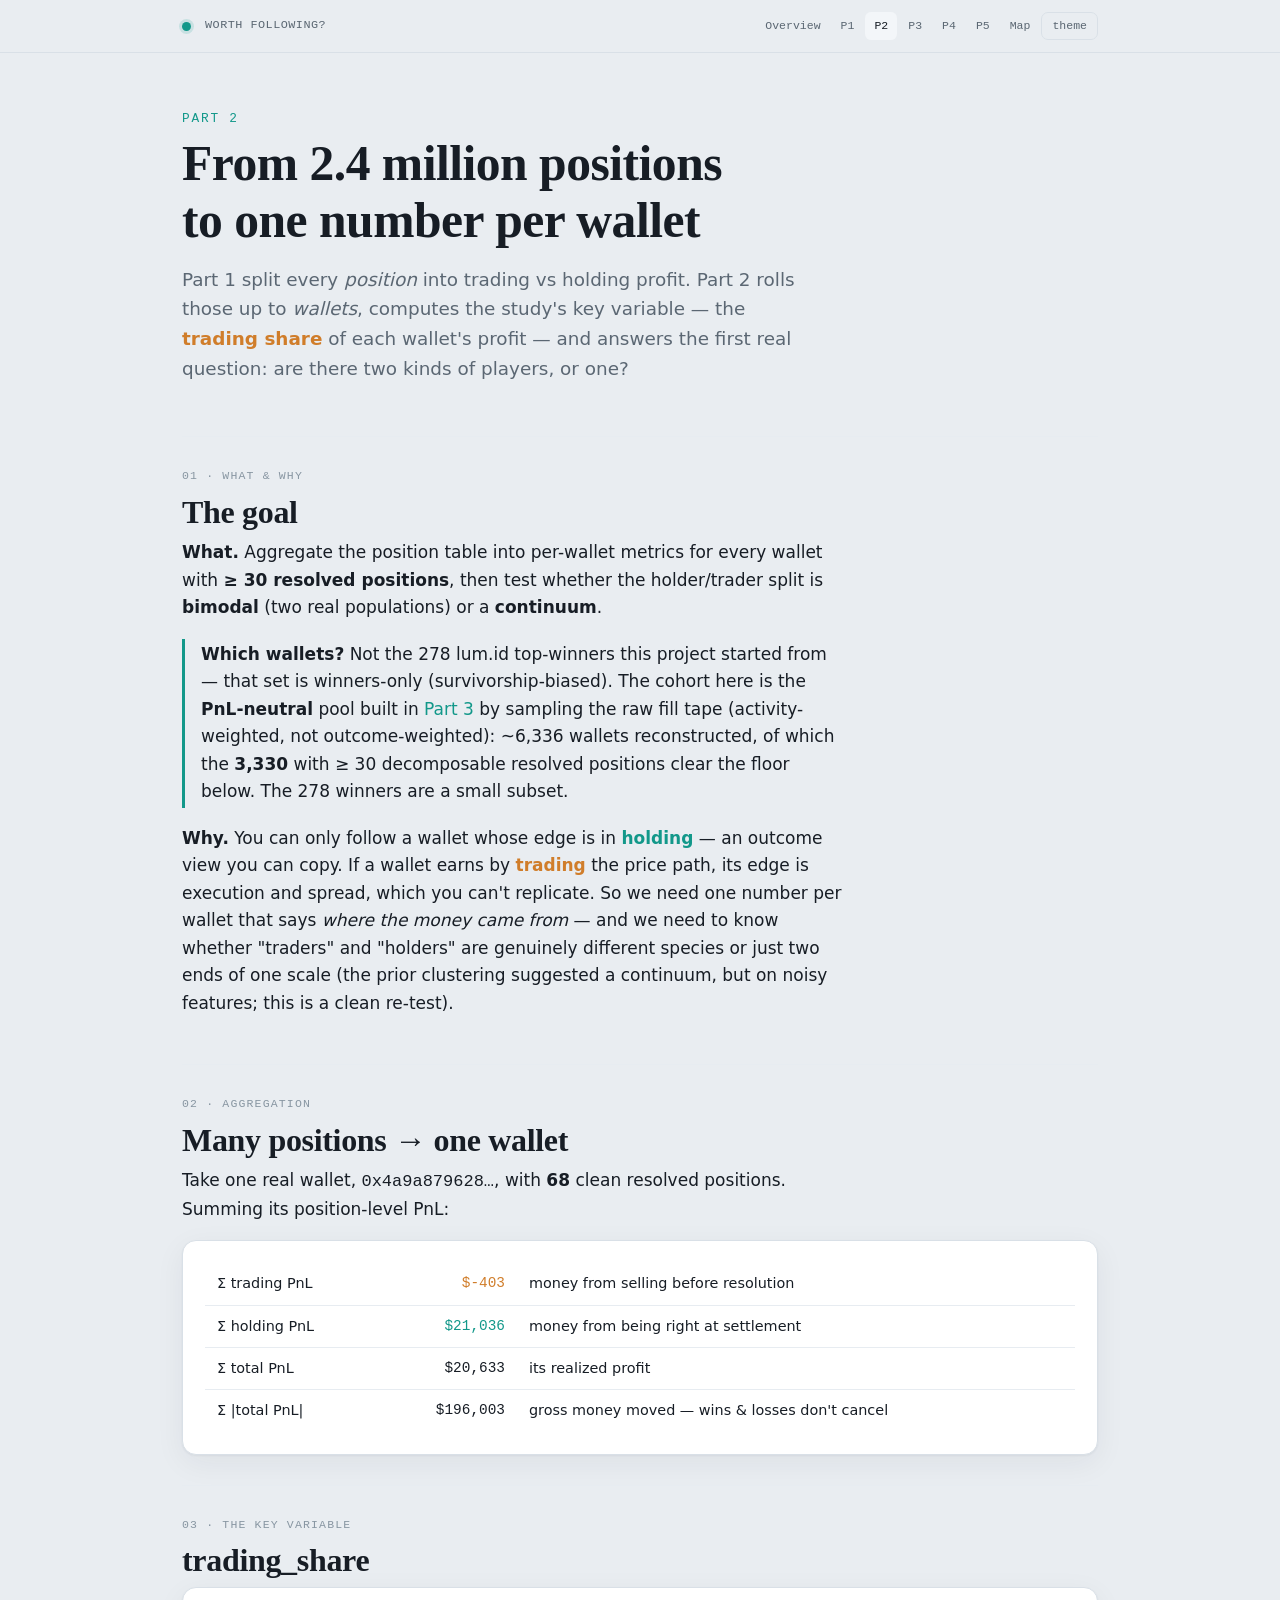
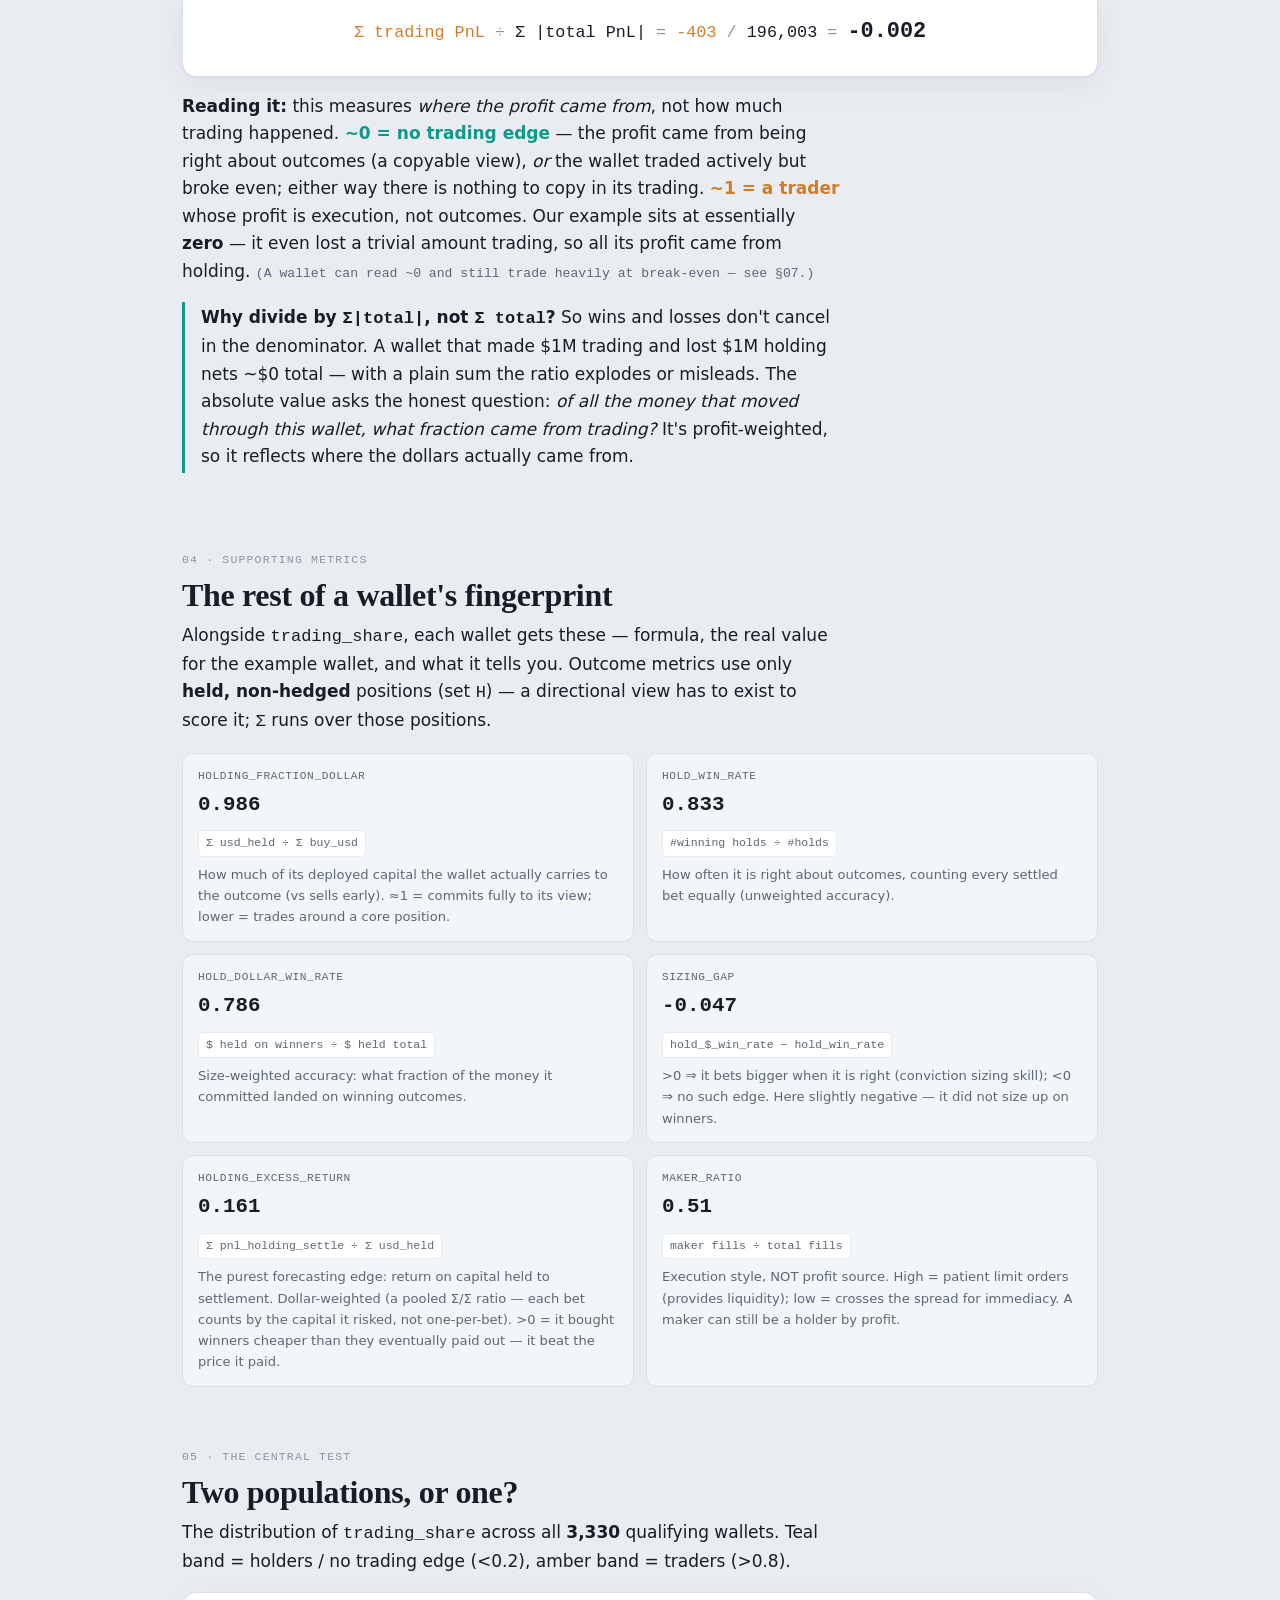
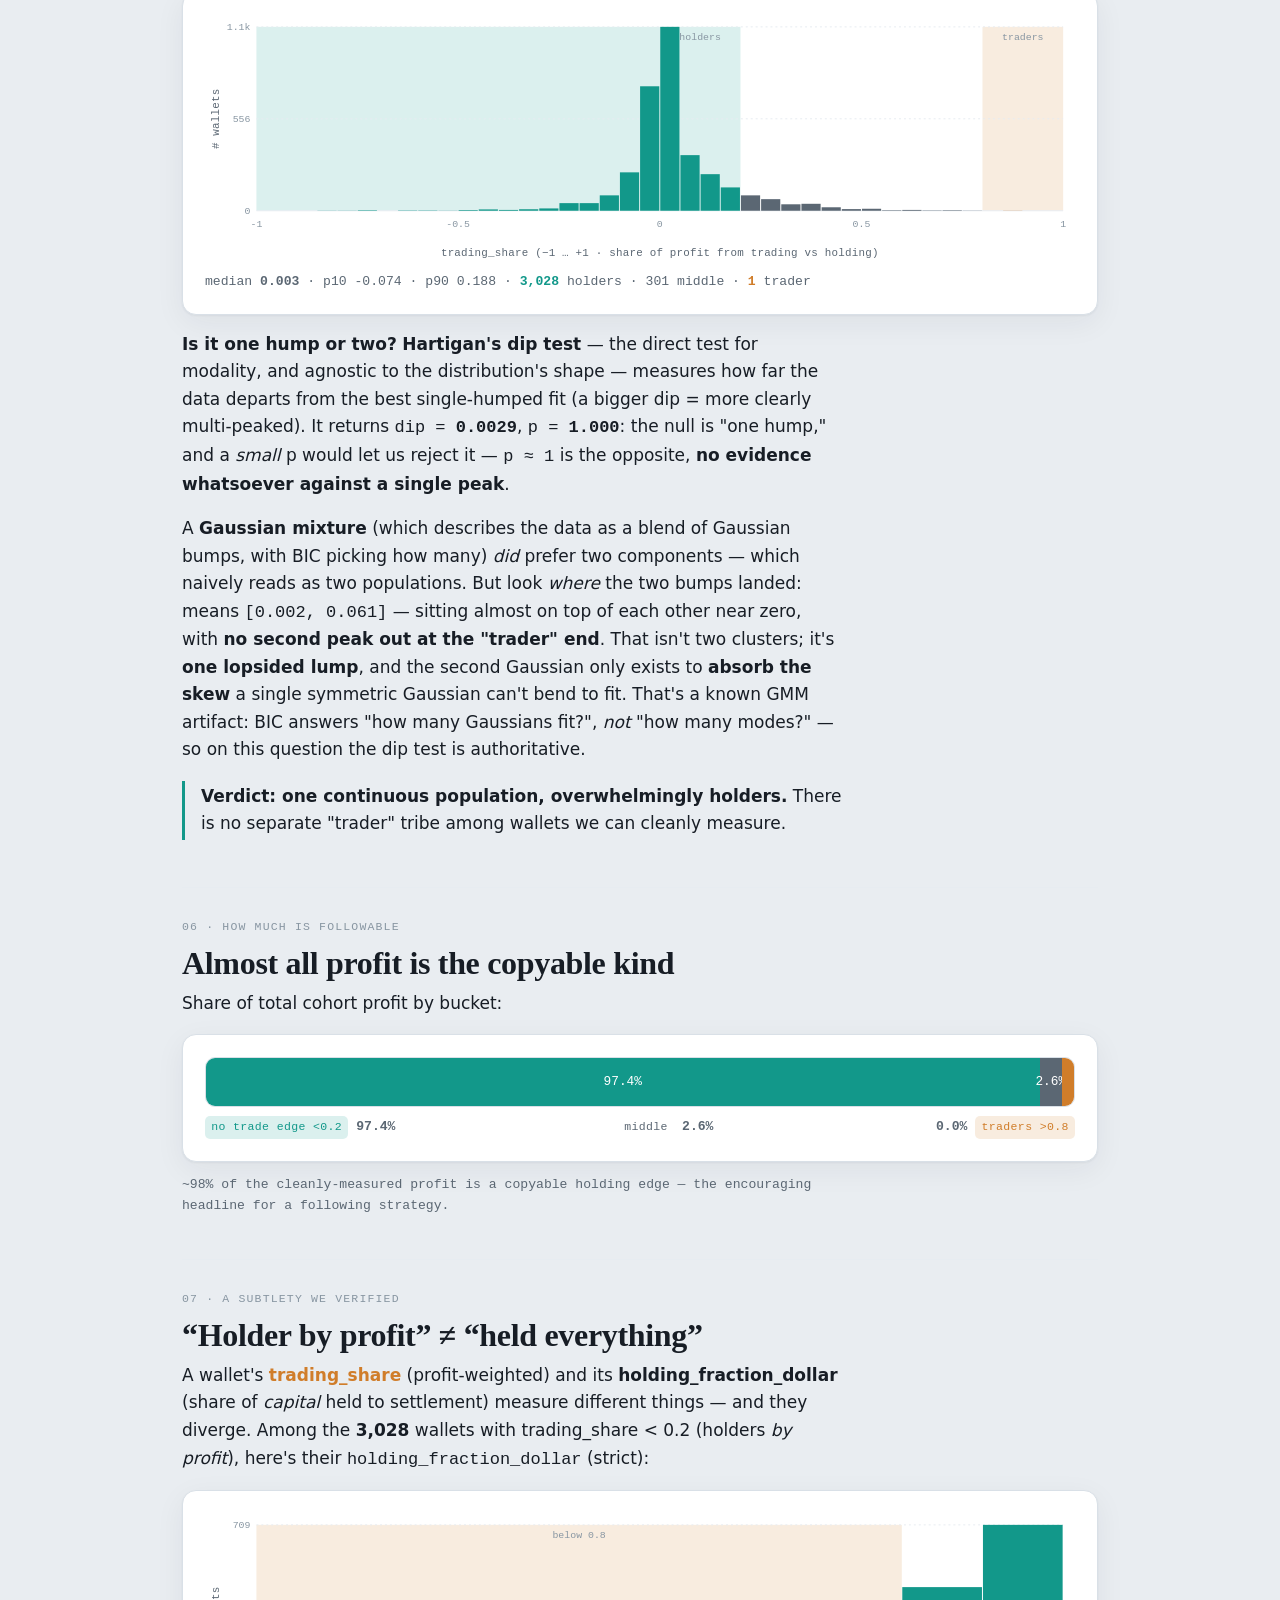
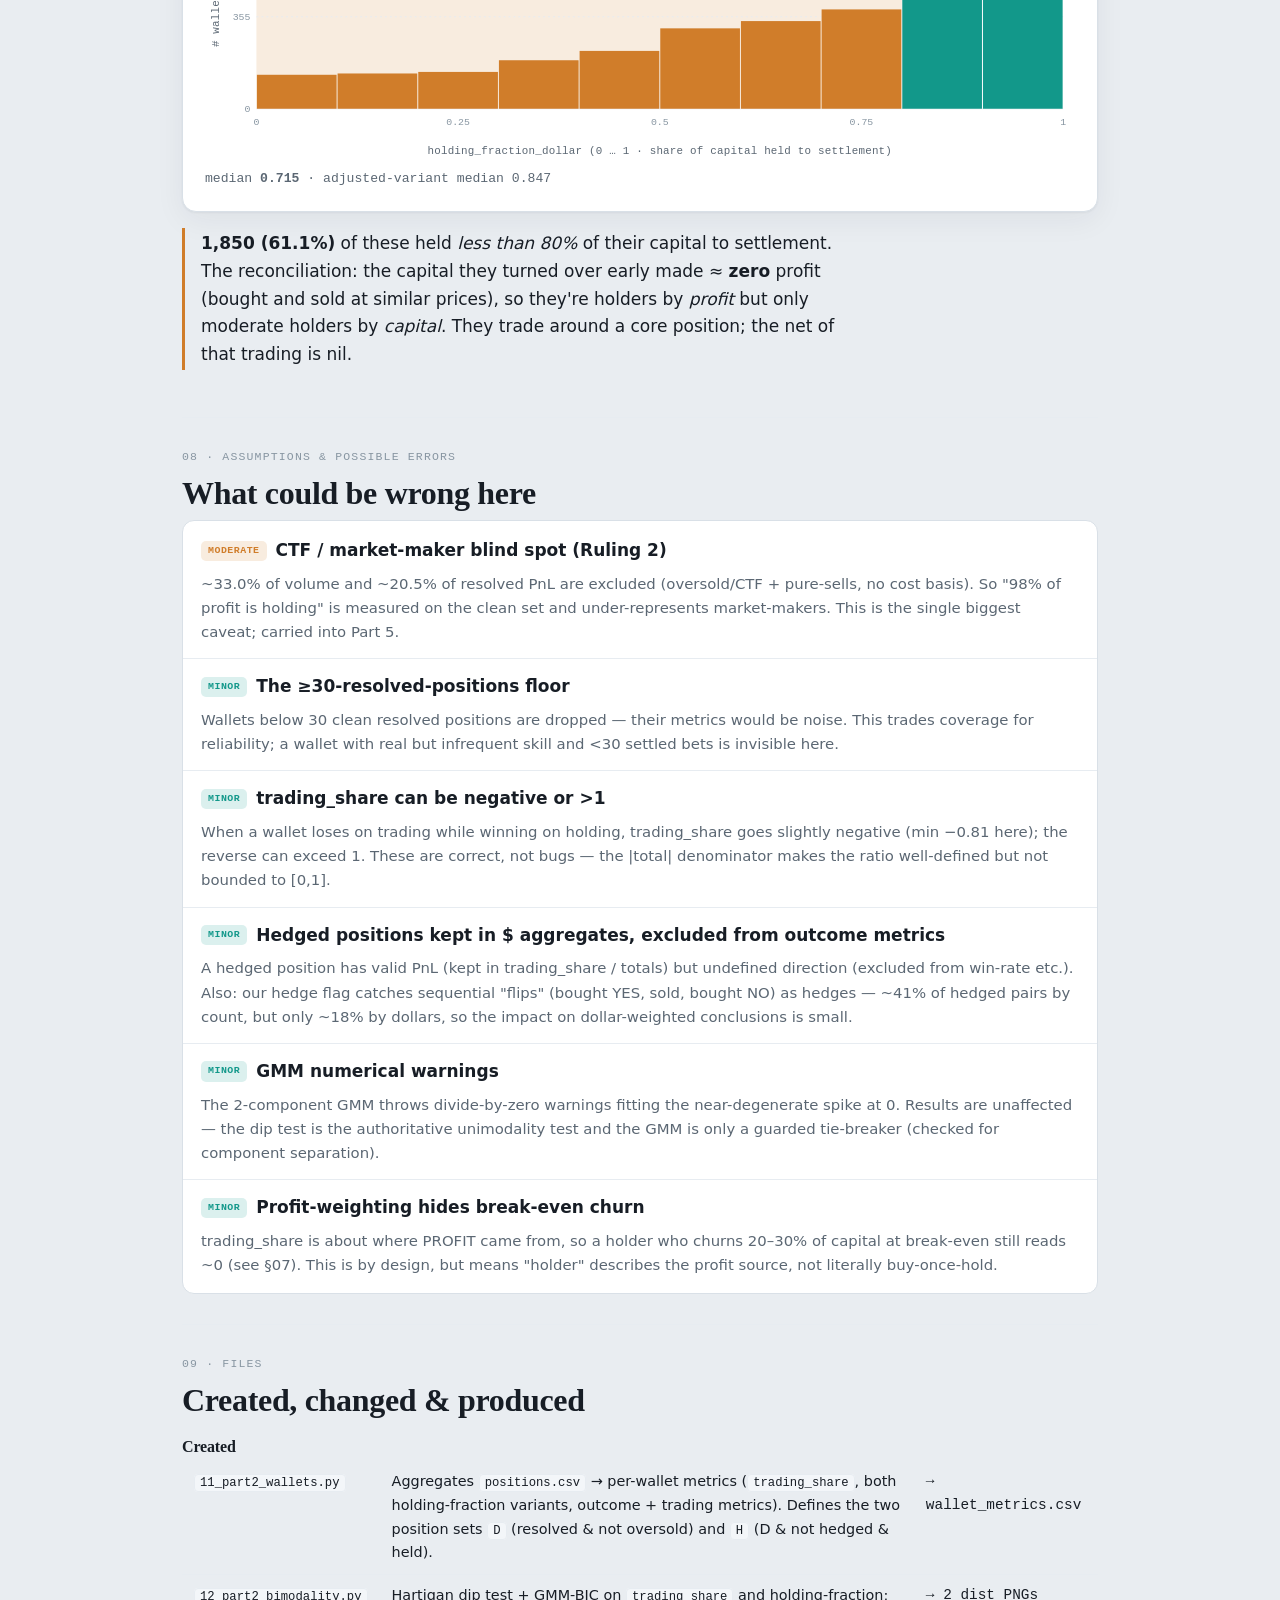
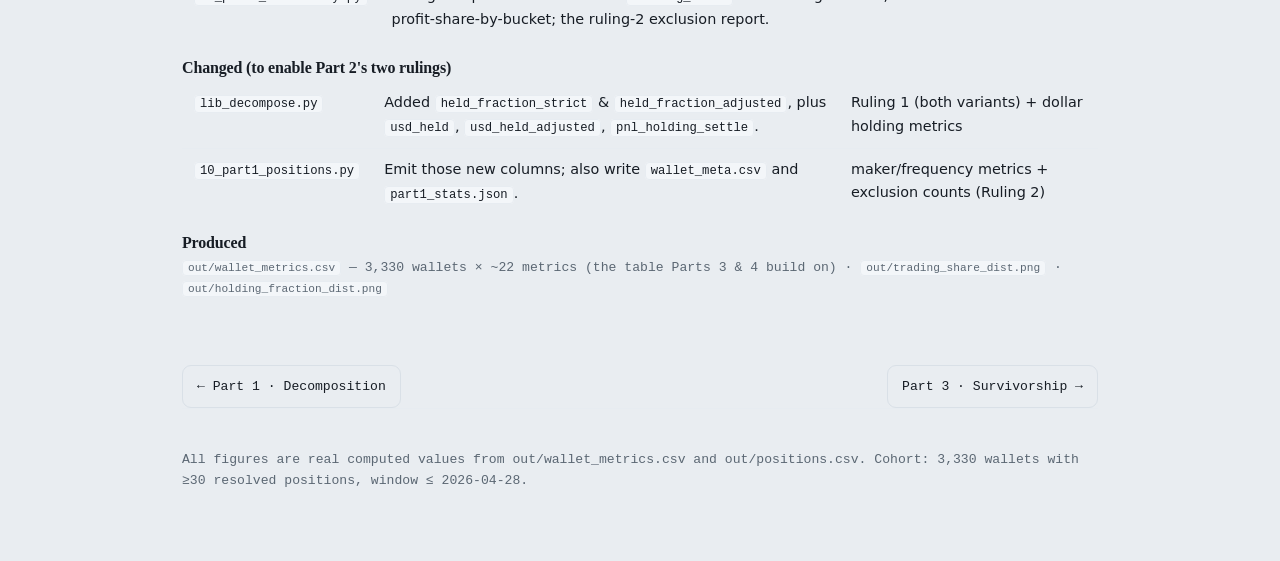
<file: experiment2/site/part2.html>
<!doctype html><html lang="en"><head>
<meta charset="utf-8"><meta name="viewport" content="width=device-width, initial-scale=1">
<title>Part 2 — From positions to wallets</title>
<link rel="stylesheet" href="study_styles.css">
</head><body>

<div class="topbar"><div class="wrap">
  <span class="dot"></span><span class="tag">WORTH FOLLOWING?</span>
  <nav>
    <a href="index.html">Overview</a><a href="part1_explainer.html">P1</a>
    <a href="part2.html" class="here">P2</a><a href="part3.html">P3</a>
    <a href="part4.html">P4</a><a href="part5.html">P5</a>
    <a href="pipeline.html">Map</a>
    <button class="tbtn" id="themeBtn">theme</button>
  </nav>
</div></div>

<div class="wrap">
  <header class="hero">
    <div class="partno">Part 2</div>
    <h1>From 2.4 million positions to one number per wallet</h1>
    <p class="lead">Part 1 split every <em>position</em> into trading vs holding profit. Part 2 rolls those up
      to <em>wallets</em>, computes the study's key variable — the <b class="trade">trading share</b> of each
      wallet's profit — and answers the first real question: are there two kinds of players, or one?</p>
  </header>

  <section>
    <div class="snum">01 · WHAT &amp; WHY</div>
    <h2>The goal</h2>
    <div class="measure">
      <p><b>What.</b> Aggregate the position table into per-wallet metrics for every wallet with
        <b>≥ 30 resolved positions</b>, then test whether the holder/trader split is <b>bimodal</b>
        (two real populations) or a <b>continuum</b>.</p>
      <p class="callout"><b>Which wallets?</b> Not the 278 lum.id top-winners this project started from —
        that set is winners-only (survivorship-biased). The cohort here is the <b>PnL-neutral</b> pool built in
        <a href="part3.html">Part 3</a> by sampling the raw fill tape (activity-weighted, not outcome-weighted):
        ~6,336 wallets reconstructed, of which the <b>3,330</b> with ≥ 30 decomposable resolved positions clear the
        floor below. The 278 winners are a small subset.</p>
      <p><b>Why.</b> You can only follow a wallet whose edge is in <b class="hold">holding</b> — an outcome view
        you can copy. If a wallet earns by <b class="trade">trading</b> the price path, its edge is execution and
        spread, which you can't replicate. So we need one number per wallet that says <em>where the money came
        from</em> — and we need to know whether "traders" and "holders" are genuinely different species or just
        two ends of one scale (the prior clustering suggested a continuum, but on noisy features; this is a clean
        re-test).</p>
    </div>
  </section>

  <section>
    <div class="snum">02 · AGGREGATION</div>
    <h2>Many positions → one wallet</h2>
    <p class="measure">Take one real wallet, <span class="mono" id="ex-w"></span>, with
      <b id="ex-n"></b> clean resolved positions. Summing its position-level PnL:</p>
    <div class="panel">
      <div class="scroll"><table class="data">
        <tr><td>Σ trading PnL</td><td class="num trade" id="ex-tr"></td><td>money from selling before resolution</td></tr>
        <tr><td>Σ holding PnL</td><td class="num hold" id="ex-ho"></td><td>money from being right at settlement</td></tr>
        <tr><td>Σ total PnL</td><td class="num" id="ex-to"></td><td>its realized profit</td></tr>
        <tr><td>Σ |total PnL|</td><td class="num" id="ex-ab"></td><td>gross money moved — wins &amp; losses don't cancel</td></tr>
      </table></div>
    </div>
  </section>

  <section>
    <div class="snum">03 · THE KEY VARIABLE</div>
    <h2>trading_share</h2>
    <div class="panel" style="text-align:center;font-family:var(--mono);font-size:1.05rem;padding:26px">
      <span class="trade">Σ trading PnL</span> <span style="color:var(--faint)">÷</span> <span>Σ |total PnL|</span>
      <span style="color:var(--faint)"> = </span>
      <span class="trade" id="ex-trn"></span> <span style="color:var(--faint)">/</span> <span id="ex-abn"></span>
      <span style="color:var(--faint)"> = </span><b id="ex-ts" style="font-size:1.3em"></b>
    </div>
    <div class="measure" style="margin-top:16px">
      <p><b>Reading it:</b> this measures <em>where the profit came from</em>, not how much trading happened.
        <b class="hold">~0 = no trading edge</b> — the profit came from being right about outcomes (a copyable
        view), <em>or</em> the wallet traded actively but broke even; either way there is nothing to copy in its
        trading. <b class="trade">~1 = a trader</b> whose profit is execution, not outcomes. Our example sits at
        essentially <b>zero</b> — it even lost a trivial amount trading, so all its profit came from holding.
        <span class="kv">(A wallet can read ~0 and still trade heavily at break-even — see §07.)</span></p>
      <p class="callout"><b>Why divide by <span class="mono">Σ|total|</span>, not <span class="mono">Σ total</span>?</b>
        So wins and losses don't cancel in the denominator. A wallet that made $1M trading and lost $1M holding
        nets ~$0 total — with a plain sum the ratio explodes or misleads. The absolute value asks the honest
        question: <em>of all the money that moved through this wallet, what fraction came from trading?</em>
        It's profit-weighted, so it reflects where the dollars actually came from.</p>
    </div>
  </section>

  <section>
    <div class="snum">04 · SUPPORTING METRICS</div>
    <h2>The rest of a wallet's fingerprint</h2>
    <p class="measure">Alongside <span class="mono">trading_share</span>, each wallet gets these — formula, the real
      value for the example wallet, and what it tells you. Outcome metrics use only <b>held, non-hedged</b> positions
      (set <span class="mono">H</span>) — a directional view has to exist to score it; <span class="mono">Σ</span>
      runs over those positions.</p>
    <div class="mgrid" id="metrics"></div>
  </section>

  <section>
    <div class="snum">05 · THE CENTRAL TEST</div>
    <h2>Two populations, or one?</h2>
    <p class="measure">The distribution of <span class="mono">trading_share</span> across all
      <b id="ts-n"></b> qualifying wallets. Teal band = holders / no trading edge (&lt;0.2), amber band = traders (&gt;0.8).</p>
    <div class="panel">
      <div class="chart" id="tshist"></div>
      <div class="kv" id="ts-cap" style="margin-top:8px"></div>
    </div>
    <div class="measure" style="margin-top:16px">
      <p><b>Is it one hump or two?</b> <b>Hartigan's dip test</b> — the direct test for modality, and agnostic to the
        distribution's shape — measures how far the data departs from the best single-humped fit (a bigger dip = more
        clearly multi-peaked). It returns <span class="mono">dip = <b id="dipv"></b></span>,
        <span class="mono">p = <b id="dipp"></b></span>: the null is "one hump," and a <em>small</em> p would let us
        reject it — <span class="mono">p ≈ 1</span> is the opposite, <b>no evidence whatsoever against a single peak</b>.</p>
      <p>A <b>Gaussian mixture</b> (which describes the data as a blend of Gaussian bumps, with BIC picking how many)
        <em>did</em> prefer two components — which naively reads as two populations. But look <em>where</em> the two
        bumps landed: means <span class="mono" id="gmeans"></span> — sitting almost on top of each other near zero, with
        <b>no second peak out at the "trader" end</b>. That isn't two clusters; it's <b>one lopsided lump</b>, and the
        second Gaussian only exists to <b>absorb the skew</b> a single symmetric Gaussian can't bend to fit. That's a
        known GMM artifact: BIC answers "how many Gaussians fit?", <em>not</em> "how many modes?" — so on this question
        the dip test is authoritative.</p>
      <p class="callout"><b>Verdict: one continuous population, overwhelmingly holders.</b> There is no separate
        "trader" tribe among wallets we can cleanly measure.</p>
    </div>
  </section>

  <section>
    <div class="snum">06 · HOW MUCH IS FOLLOWABLE</div>
    <h2>Almost all profit is the copyable kind</h2>
    <p class="measure">Share of total cohort profit by bucket:</p>
    <div class="panel">
      <div class="splitbar" id="pshare"></div>
      <div class="kv" style="display:flex;justify-content:space-between;margin-top:9px">
        <span><span class="chip hold">no trade edge &lt;0.2</span> <b id="ps-h"></b></span>
        <span><span class="chip">middle</span> <b id="ps-m"></b></span>
        <span><b id="ps-t"></b> <span class="chip trade">traders &gt;0.8</span></span>
      </div>
    </div>
    <p class="measure kv" style="margin-top:12px">~98% of the cleanly-measured profit is a copyable holding edge —
      the encouraging headline for a following strategy.</p>
  </section>

  <section>
    <div class="snum">07 · A SUBTLETY WE VERIFIED</div>
    <h2>“Holder by profit” ≠ “held everything”</h2>
    <p class="measure">A wallet's <b class="trade">trading_share</b> (profit-weighted) and its
      <b>holding_fraction_dollar</b> (share of <em>capital</em> held to settlement) measure different things — and
      they diverge. Among the <b id="hf-n"></b> wallets with trading_share &lt; 0.2 (holders <em>by profit</em>),
      here's their <span class="mono">holding_fraction_dollar</span> (strict):</p>
    <div class="panel">
      <div class="chart" id="hfhist"></div>
      <div class="kv" id="hf-cap" style="margin-top:8px"></div>
    </div>
    <p class="measure callout warn" style="margin-top:16px"><b id="hf-below"></b> of these held
      <em>less than 80%</em> of their capital to settlement. The reconciliation: the capital they turned over early
      made ≈ <b>zero</b> profit (bought and sold at similar prices), so they're holders by <em>profit</em> but only
      moderate holders by <em>capital</em>. They trade around a core position; the net of that trading is nil.</p>
  </section>

  <section>
    <div class="snum">08 · ASSUMPTIONS &amp; POSSIBLE ERRORS</div>
    <h2>What could be wrong here</h2>
    <div class="risk" id="risks"></div>
  </section>

  <section>
    <div class="snum">09 · FILES</div>
    <h2>Created, changed &amp; produced</h2>
    <div class="files">
      <h4>Created</h4>
      <div class="scroll"><table class="data">
        <tr><td><code>11_part2_wallets.py</code></td><td>Aggregates <code>positions.csv</code> → per-wallet metrics
          (<code>trading_share</code>, both holding-fraction variants, outcome + trading metrics). Defines the two
          position sets <code>D</code> (resolved &amp; not oversold) and <code>H</code> (D &amp; not hedged &amp; held).</td>
          <td class="mono">→ wallet_metrics.csv</td></tr>
        <tr><td><code>12_part2_bimodality.py</code></td><td>Hartigan dip test + GMM-BIC on <code>trading_share</code>
          and holding-fraction; profit-share-by-bucket; the ruling-2 exclusion report.</td>
          <td class="mono">→ 2 dist PNGs</td></tr>
      </table></div>
      <h4>Changed (to enable Part 2's two rulings)</h4>
      <div class="scroll"><table class="data">
        <tr><td><code>lib_decompose.py</code></td><td>Added <code>held_fraction_strict</code> &amp;
          <code>held_fraction_adjusted</code>, plus <code>usd_held</code>, <code>usd_held_adjusted</code>,
          <code>pnl_holding_settle</code>.</td><td>Ruling 1 (both variants) + dollar holding metrics</td></tr>
        <tr><td><code>10_part1_positions.py</code></td><td>Emit those new columns; also write
          <code>wallet_meta.csv</code> and <code>part1_stats.json</code>.</td>
          <td>maker/frequency metrics + exclusion counts (Ruling 2)</td></tr>
      </table></div>
      <h4>Produced</h4>
      <p class="kv"><code>out/wallet_metrics.csv</code> — <span id="f-wallets"></span> wallets × ~22 metrics (the table
        Parts 3 &amp; 4 build on) · <code>out/trading_share_dist.png</code> · <code>out/holding_fraction_dist.png</code></p>
    </div>
  </section>

  <div class="pager">
    <a href="part1_explainer.html">← Part 1 · Decomposition</a>
    <a href="part3.html">Part 3 · Survivorship →</a>
  </div>
  <div class="footer"><p class="kv">All figures are real computed values from <code>out/wallet_metrics.csv</code> and
    <code>out/positions.csv</code>. Cohort: 3,330 wallets with ≥30 resolved positions, window ≤ 2026-04-28.</p></div>
</div>

<script id="d" type="application/json">{"example":{"wallet":"0x4a9a879628\u2026","n_positions":68,"sum_trading":-403.32409999999993,"sum_holding":21036.394699999983,"sum_total":20633.070699999986,"trading_share":-0.0020577486387029,"holding_fraction":0.986107003513922,"hold_win_rate":0.8333333333333334,"hold_dollar_win_rate":0.7862586331934348,"sizing_gap":-0.0470747001398985,"holding_excess_return":0.1612302276965056,"maker_ratio":0.5102632753235163,"n_markets":68,"abs_total":196002.6081},"trading_share":{"bins":[-1.0,-0.95,-0.9,-0.85,-0.8,-0.75,-0.7,-0.65,-0.6,-0.55,-0.5,-0.45,-0.4,-0.35,-0.3,-0.25,-0.2,-0.15,-0.1,-0.05,0.0,0.05,0.1,0.15,0.2,0.25,0.3,0.35,0.4,0.45,0.5,0.55,0.6,0.65,0.7,0.75,0.8,0.85,0.9,0.95,1.0],"counts":[0,0,0,1,1,3,0,2,2,1,4,8,5,9,14,46,46,93,232,752,1111,336,221,141,93,70,39,42,21,10,12,3,5,2,3,1,0,1,0,0],"n":3330,"median":0.003,"p10":-0.074,"p90":0.188,"holders":3028,"middle":301,"traders":1,"dip":0.0029,"dip_p":1.0,"gmm_means":[0.002,0.061],"bic1":-3969.0,"bic2":-6056.0},"profit_share":{"holders":0.9739352156993752,"middle":0.02605143159766675,"traders":1.3352702957858342e-05},"hfd_strict":{"counts":[131,136,142,187,223,310,338,383,469,709],"median":0.715,"below08":1850,"below08_pct":0.611,"n":3028},"hfd_adjusted":{"counts":[16,32,39,94,140,203,284,442,608,1167],"median":0.847,"below08":1250,"below08_pct":0.413,"n":3028},"exclusion":{"total_vol":7085960528.82603,"oversold_vol":1468418255.7819002,"puresell_vol":870218629.8986299,"oversold_pnl":46352507.558999985,"clean_pnl":179304021.75989997,"vol_out_pct":0.33,"pnl_out_pct":0.205},"scale":{"wallets_qualified":3330,"wallets_reconstructed":6336}}</script>
<script>
const D=JSON.parse(document.getElementById('d').textContent);
const root=document.documentElement;
document.getElementById('themeBtn').onclick=()=>{const c=root.getAttribute('data-theme')||(matchMedia('(prefers-color-scheme:dark)').matches?'dark':'light');root.setAttribute('data-theme',c==='dark'?'light':'dark');};
const money=(n,d=0)=>'$'+Math.round(n).toLocaleString();
const pct=n=>(n*100).toFixed(1)+'%';

// example
const e=D.example;
document.getElementById('ex-w').textContent=e.wallet;
document.getElementById('ex-n').textContent=e.n_positions;
document.getElementById('ex-tr').textContent=money(e.sum_trading);
document.getElementById('ex-ho').textContent=money(e.sum_holding);
document.getElementById('ex-to').textContent=money(e.sum_total);
document.getElementById('ex-ab').textContent=money(e.abs_total);
document.getElementById('ex-trn').textContent=Math.round(e.sum_trading).toLocaleString();
document.getElementById('ex-abn').textContent=Math.round(e.abs_total).toLocaleString();
document.getElementById('ex-ts').textContent=e.trading_share.toFixed(3);

// metrics cards
const M=[
 ['holding_fraction_dollar', e.holding_fraction.toFixed(3), 'Σ usd_held ÷ Σ buy_usd',
  'How much of its deployed capital the wallet actually carries to the outcome (vs sells early). ≈1 = commits fully to its view; lower = trades around a core position.'],
 ['hold_win_rate', e.hold_win_rate.toFixed(3), '#winning holds ÷ #holds',
  'How often it is right about outcomes, counting every settled bet equally (unweighted accuracy).'],
 ['hold_dollar_win_rate', e.hold_dollar_win_rate.toFixed(3), '$ held on winners ÷ $ held total',
  'Size-weighted accuracy: what fraction of the money it committed landed on winning outcomes.'],
 ['sizing_gap', e.sizing_gap.toFixed(3), 'hold_$_win_rate − hold_win_rate',
  '>0 ⇒ it bets bigger when it is right (conviction sizing skill); <0 ⇒ no such edge. Here slightly negative — it did not size up on winners.'],
 ['holding_excess_return', e.holding_excess_return.toFixed(3), 'Σ pnl_holding_settle ÷ Σ usd_held',
  'The purest forecasting edge: return on capital held to settlement. Dollar-weighted (a pooled Σ/Σ ratio — each bet counts by the capital it risked, not one-per-bet). >0 = it bought winners cheaper than they eventually paid out — it beat the price it paid.'],
 ['maker_ratio', e.maker_ratio.toFixed(2), 'maker fills ÷ total fills',
  'Execution style, NOT profit source. High = patient limit orders (provides liquidity); low = crosses the spread for immediacy. A maker can still be a holder by profit.'],
];
const fst='font-family:var(--mono);font-size:.72rem;color:var(--muted);background:var(--panel);border:1px solid var(--hair-2);border-radius:5px;padding:3px 7px;margin:6px 0 7px;display:inline-block';
document.getElementById('metrics').innerHTML=M.map(m=>
 `<div class="mcard"><div class="mk">${m[0]}</div><div class="mv">${m[1]}</div>`+
 `<div style="${fst}">${m[2]}</div><div class="md">${m[3]}</div></div>`).join('');

// trading_share histogram
function hist(elId,bins,counts,zones,colorFn,ann,opts){
  opts=opts||{};
  const W=880,H=250,pL=52,pR=12,pB=52,pT=12,n=counts.length,mx=Math.max(...counts);
  const bw=(W-pL-pR)/n; const xv=v=>pL+((v-bins[0])/(bins[bins.length-1]-bins[0]))*(W-pL-pR);
  const plotB=H-pB, plotH=plotB-pT;                       // baseline y and plot height
  const yv=c=>plotB-(mx?c/mx*plotH:0);                    // count -> y
  let s=`<svg viewBox="0 0 ${W} ${H}" role="img">`;
  (zones||[]).forEach(z=>{s+=`<rect x="${xv(z[0])}" y="${pT}" width="${xv(z[1])-xv(z[0])}" height="${plotH}" fill="${z[2]}"/>`;});
  // y-axis gridlines + scale numbers (0, half, max wallets)
  const nice=v=>v>=1000?(v/1000).toFixed(v>=1e4?0:1)+'k':String(v);
  [0,mx/2,mx].forEach(v=>{const y=yv(v);
    s+=`<line x1="${pL}" y1="${y}" x2="${W-pR}" y2="${y}" stroke="var(--hair-2)" stroke-width="1"${v?' stroke-dasharray="2 3"':''}/>`;
    s+=`<text class="axlabel" x="${pL-6}" y="${y+3}" text-anchor="end">${nice(Math.round(v))}</text>`;});
  counts.forEach((c,i)=>{const h=mx?c/mx*plotH:0;const mid=(bins[i]+bins[i+1])/2;
    s+=`<rect x="${pL+i*bw+0.5}" y="${plotB-h}" width="${bw-1}" height="${h}" fill="${colorFn(mid)}"/>`;});
  (ann||[]).forEach(a=>{s+=`<text class="axlabel" x="${xv(a[0])}" y="${pT+13}" text-anchor="middle" fill="${a[2]}">${a[1]}</text>`;});
  const ticks=bins[0]<0?[-1,-.5,0,.5,1]:[0,.25,.5,.75,1];
  ticks.forEach(t=>s+=`<text class="axlabel" x="${xv(t)}" y="${plotB+16}" text-anchor="middle">${t}</text>`);
  // axis titles
  if(opts.xTitle) s+=`<text class="axtitle" x="${pL+(W-pL-pR)/2}" y="${H-6}" text-anchor="middle">${opts.xTitle}</text>`;
  if(opts.yTitle) s+=`<text class="axtitle" x="14" y="${pT+plotH/2}" text-anchor="middle" transform="rotate(-90 14 ${pT+plotH/2})">${opts.yTitle}</text>`;
  return s+'</svg>';
}
const ts=D.trading_share;
document.getElementById('ts-n').textContent=ts.n.toLocaleString();
document.getElementById('tshist').innerHTML=hist('tshist',ts.bins,ts.counts,
  [[-1,0.2,'var(--holding-soft)'],[0.8,1,'var(--trading-soft)']],
  m=>m<0.2?'var(--holding)':m>0.8?'var(--trading)':'var(--muted)',
  [[0.1,'holders','var(--holding)'],[0.9,'traders','var(--trading)']],
  {xTitle:'trading_share  (−1 … +1  ·  share of profit from trading vs holding)', yTitle:'# wallets'});
document.getElementById('ts-cap').innerHTML=`median <b>${ts.median.toFixed(3)}</b> · p10 ${ts.p10} · p90 ${ts.p90} · <b class="hold">${ts.holders.toLocaleString()}</b> holders · ${ts.middle} middle · <b class="trade">${ts.traders}</b> trader`;
document.getElementById('dipv').textContent=ts.dip; document.getElementById('dipp').textContent=ts.dip_p.toFixed(3);
document.getElementById('gmeans').textContent='['+ts.gmm_means.join(', ')+']';

// profit share
const p=D.profit_share, tot=p.holders+p.middle+p.traders;
document.getElementById('pshare').innerHTML=
 `<div class="split-hold" style="width:${p.holders/tot*100}%">${pct(p.holders)}</div>`+
 `<div style="background:var(--muted);width:${p.middle/tot*100}%">${pct(p.middle)}</div>`+
 `<div class="split-trade" style="width:${Math.max(p.traders/tot*100,0.4)}%"></div>`;
document.getElementById('ps-h').textContent=pct(p.holders);
document.getElementById('ps-m').textContent=pct(p.middle);
document.getElementById('ps-t').textContent=pct(p.traders);

// holding_fraction histogram (holders)
const hf=D.hfd_strict, hbins=[];for(let i=0;i<=10;i++)hbins.push(i/10);
document.getElementById('hf-n').textContent=hf.n.toLocaleString();
document.getElementById('hfhist').innerHTML=hist('hfhist',hbins,hf.counts,
  [[0,0.8,'var(--trading-soft)']], m=>m<0.8?'var(--trading)':'var(--holding)',
  [[0.4,'below 0.8','var(--trading)']],
  {xTitle:'holding_fraction_dollar  (0 … 1  ·  share of capital held to settlement)', yTitle:'# wallets'});
document.getElementById('hf-cap').innerHTML=`median <b>${hf.median.toFixed(3)}</b> · adjusted-variant median ${D.hfd_adjusted.median.toFixed(3)}`;
document.getElementById('hf-below').innerHTML=`<b>${hf.below08.toLocaleString()} (${pct(hf.below08_pct)})</b>`;

// risks
const R=[
 ['med','CTF / market-maker blind spot (Ruling 2)',`~${pct(D.exclusion.vol_out_pct)} of volume and ~${pct(D.exclusion.pnl_out_pct)} of resolved PnL are excluded (oversold/CTF + pure-sells, no cost basis). So "98% of profit is holding" is measured on the clean set and under-represents market-makers. This is the single biggest caveat; carried into Part 5.`],
 ['low','The ≥30-resolved-positions floor',`Wallets below 30 clean resolved positions are dropped — their metrics would be noise. This trades coverage for reliability; a wallet with real but infrequent skill and <30 settled bets is invisible here.`],
 ['low','trading_share can be negative or >1',`When a wallet loses on trading while winning on holding, trading_share goes slightly negative (min −0.81 here); the reverse can exceed 1. These are correct, not bugs — the |total| denominator makes the ratio well-defined but not bounded to [0,1].`],
 ['low','Hedged positions kept in $ aggregates, excluded from outcome metrics',`A hedged position has valid PnL (kept in trading_share / totals) but undefined direction (excluded from win-rate etc.). Also: our hedge flag catches sequential "flips" (bought YES, sold, bought NO) as hedges — ~41% of hedged pairs by count, but only ~18% by dollars, so the impact on dollar-weighted conclusions is small.`],
 ['low','GMM numerical warnings',`The 2-component GMM throws divide-by-zero warnings fitting the near-degenerate spike at 0. Results are unaffected — the dip test is the authoritative unimodality test and the GMM is only a guarded tie-breaker (checked for component separation).`],
 ['low','Profit-weighting hides break-even churn',`trading_share is about where PROFIT came from, so a holder who churns 20–30% of capital at break-even still reads ~0 (see §07). This is by design, but means "holder" describes the profit source, not literally buy-once-hold.`],
];
document.getElementById('risks').innerHTML=R.map(r=>
 `<div class="item"><div class="rh"><span class="sev ${r[0]}">${r[0]==='med'?'moderate':'minor'}</span>${r[1]}</div><p>${r[2]}</p></div>`).join('');

document.getElementById('f-wallets').textContent=D.scale.wallets_qualified.toLocaleString();
</script>
</body></html>
</file>
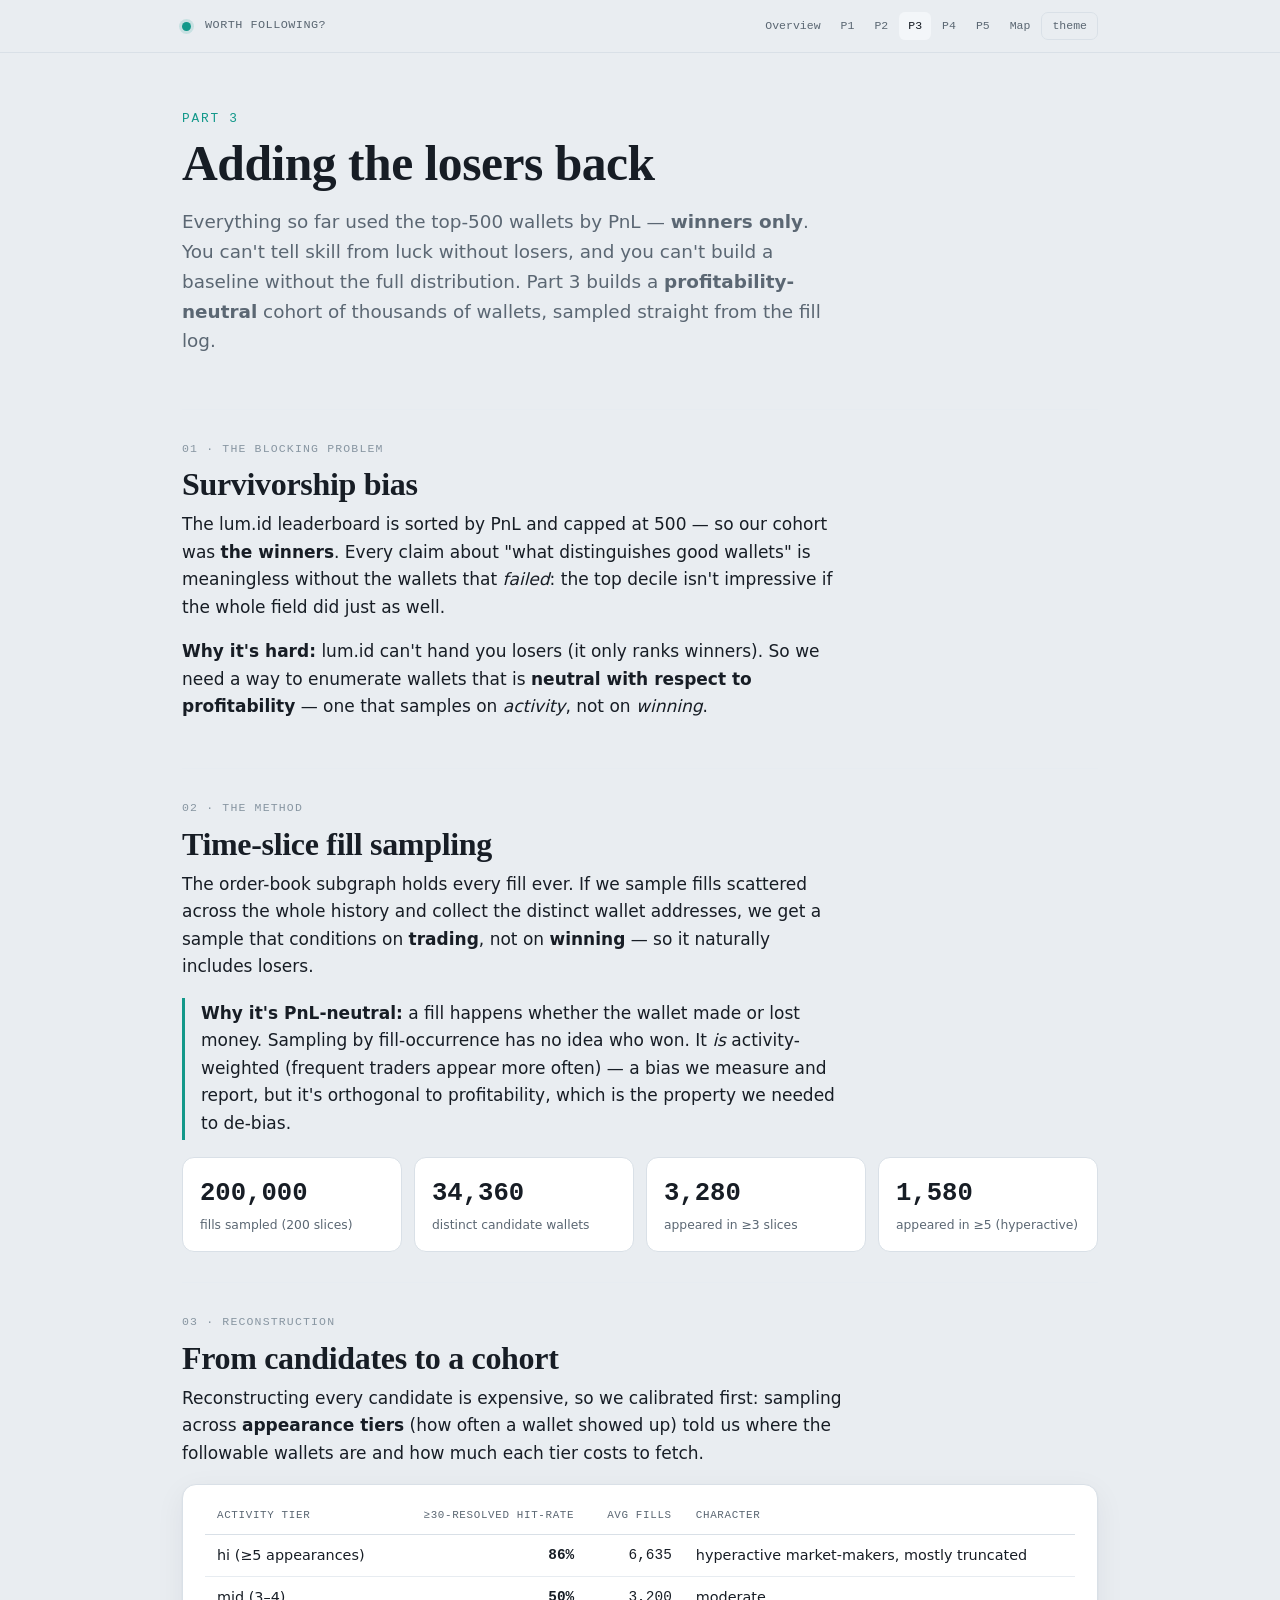
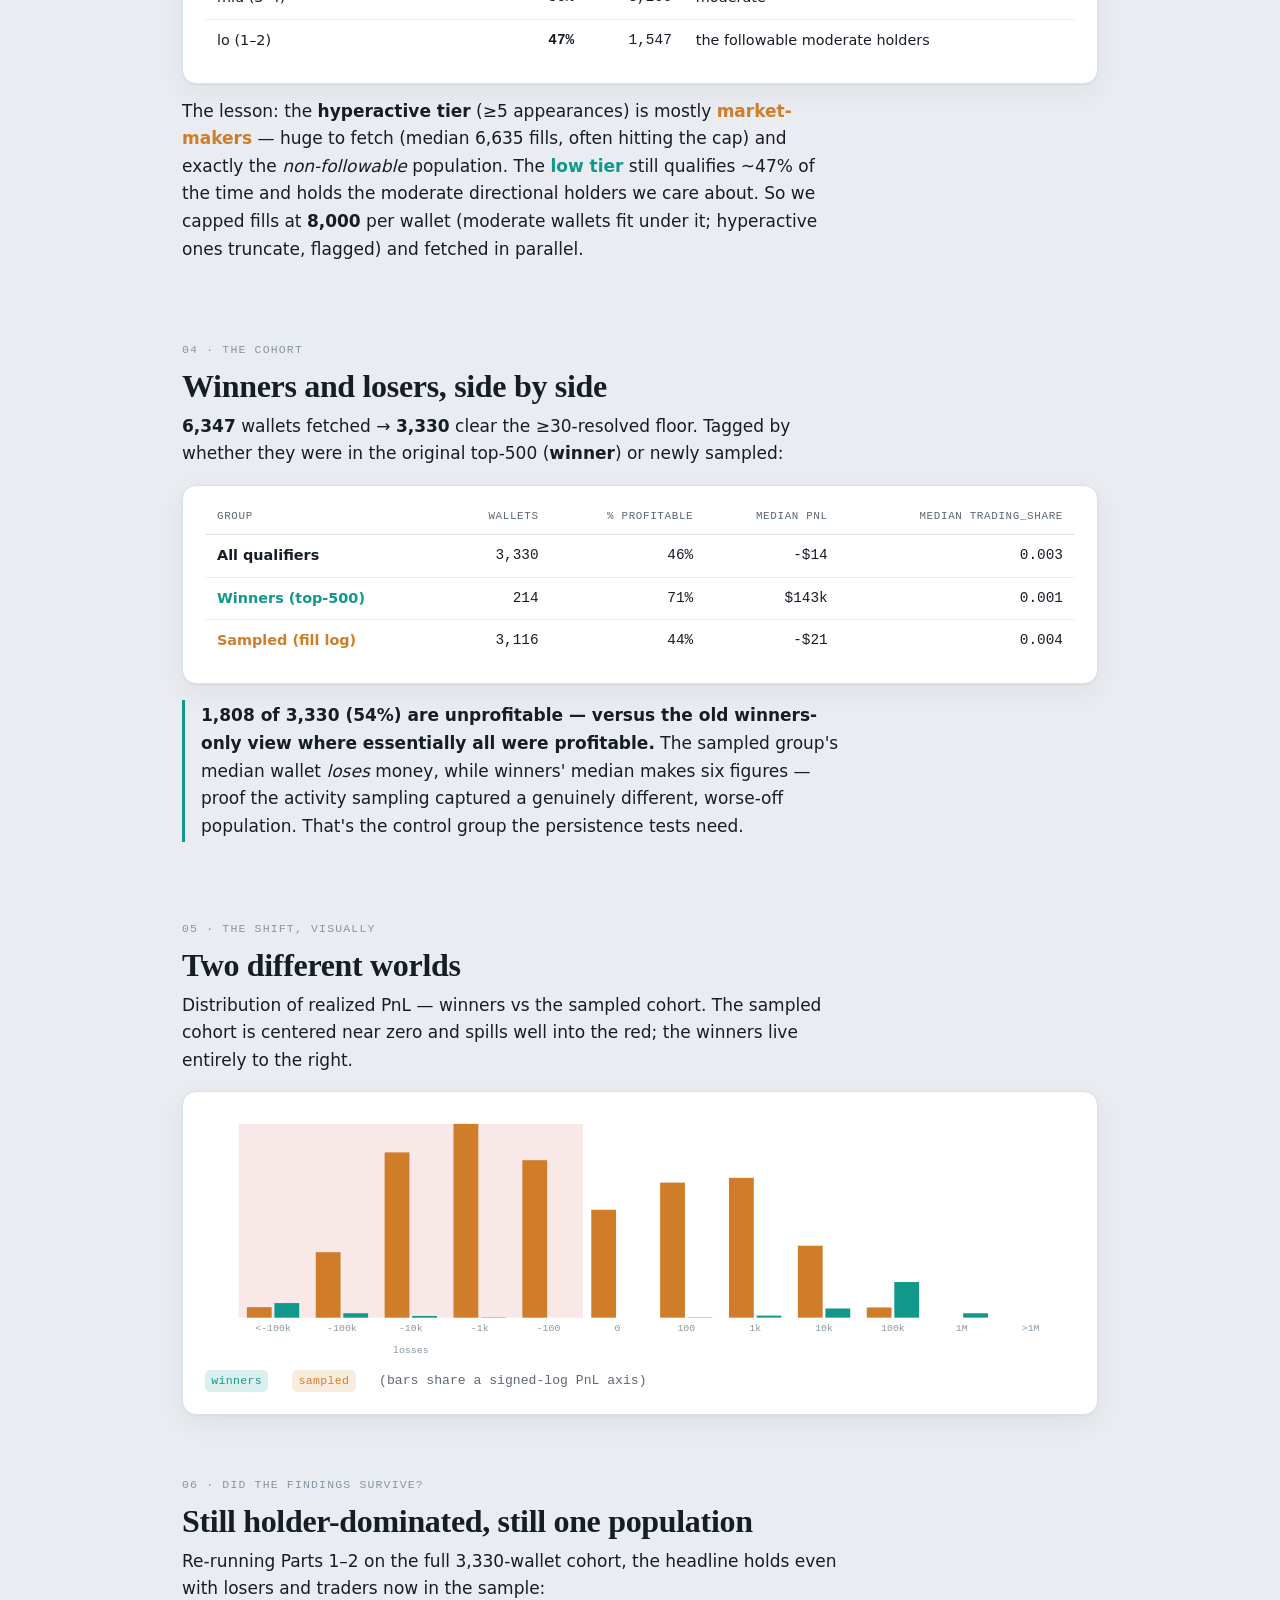
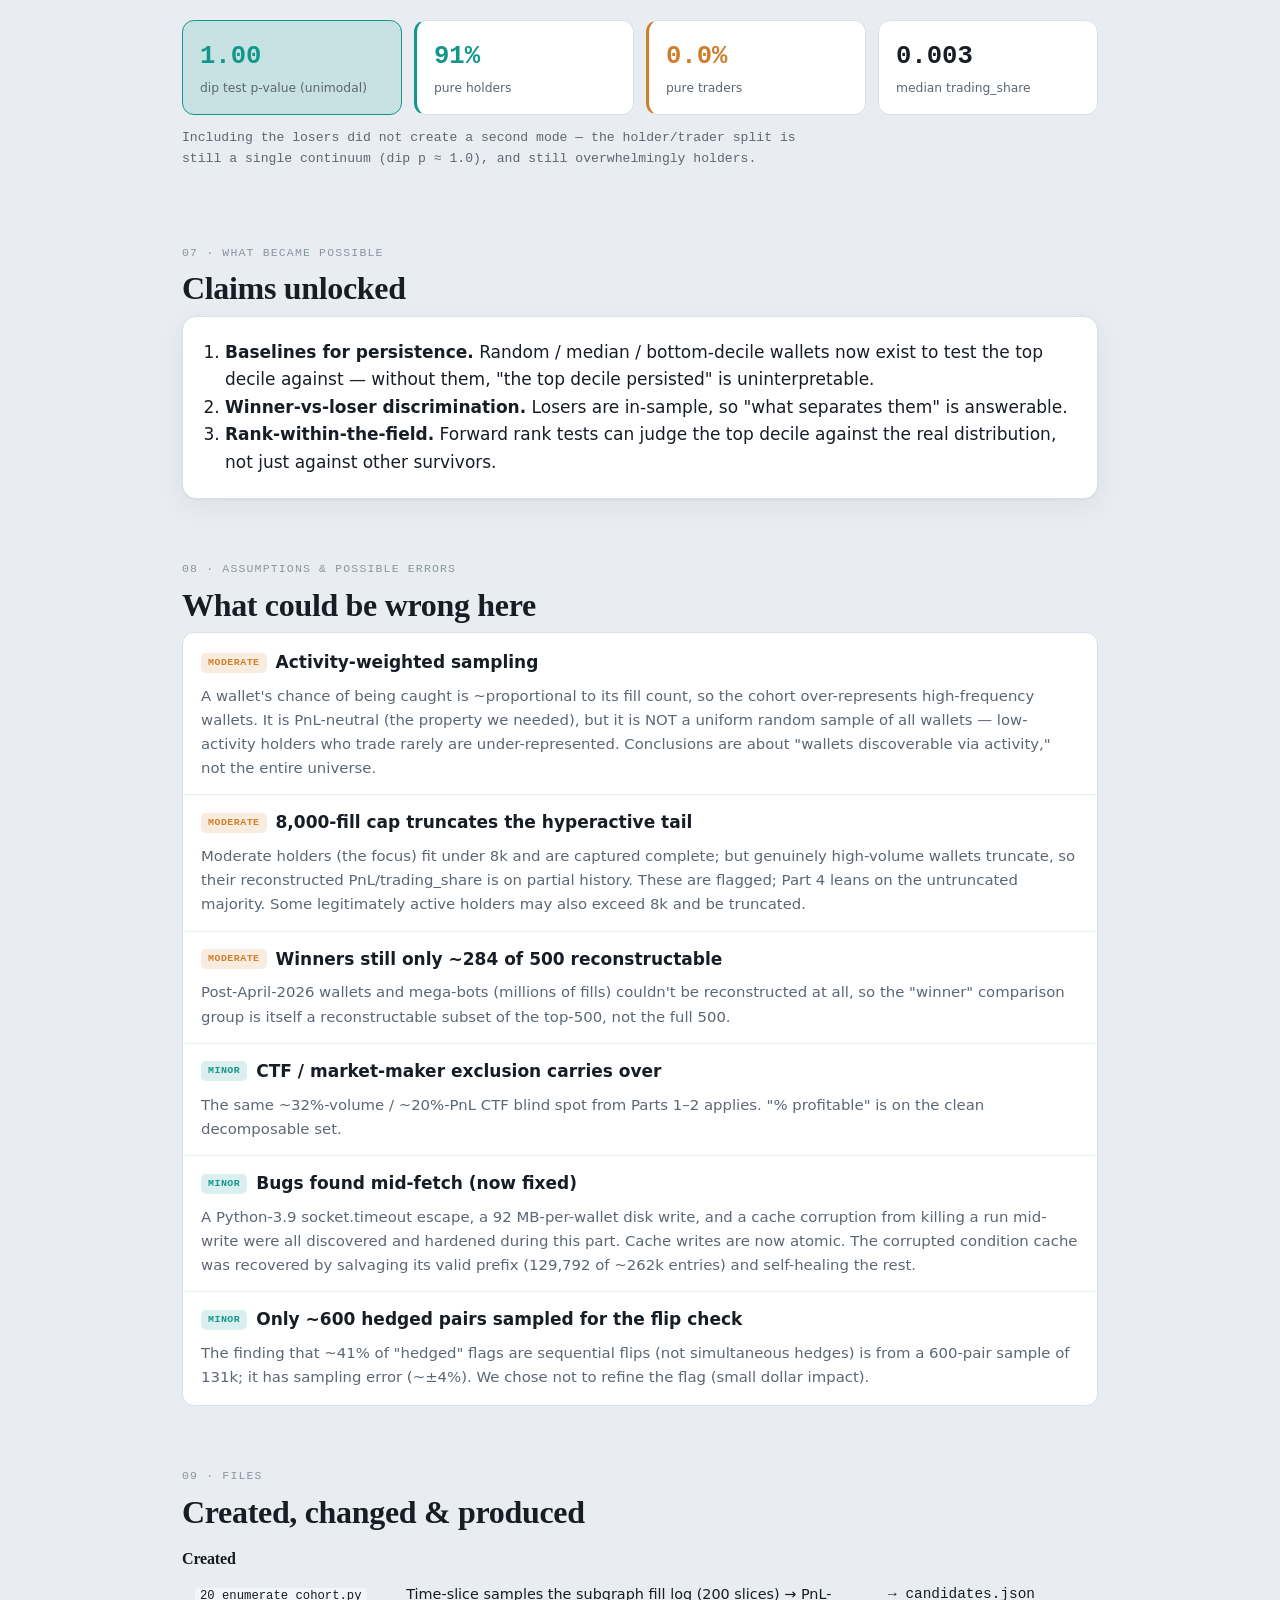
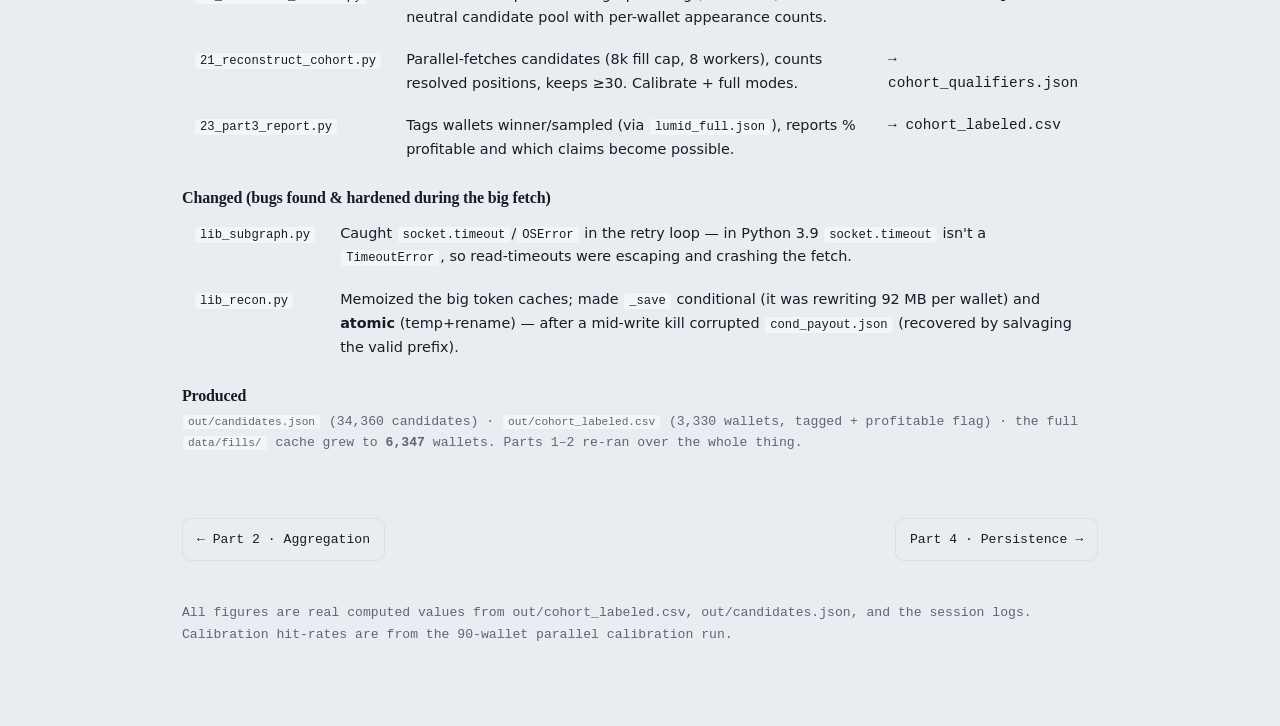
<file: experiment2/site/part3.html>
<!doctype html><html lang="en"><head>
<meta charset="utf-8"><meta name="viewport" content="width=device-width, initial-scale=1">
<title>Part 3 — Fixing survivorship</title>
<link rel="stylesheet" href="study_styles.css">
</head><body>

<div class="topbar"><div class="wrap">
  <span class="dot"></span><span class="tag">WORTH FOLLOWING?</span>
  <nav>
    <a href="index.html">Overview</a><a href="part1_explainer.html">P1</a>
    <a href="part2.html">P2</a><a href="part3.html" class="here">P3</a>
    <a href="part4.html">P4</a><a href="part5.html">P5</a>
    <a href="pipeline.html">Map</a>
    <button class="tbtn" id="themeBtn">theme</button>
  </nav>
</div></div>

<div class="wrap">
  <header class="hero">
    <div class="partno">Part 3</div>
    <h1>Adding the losers back</h1>
    <p class="lead">Everything so far used the top-500 wallets by PnL — <b>winners only</b>. You can't tell skill from
      luck without losers, and you can't build a baseline without the full distribution. Part 3 builds a
      <b>profitability-neutral</b> cohort of thousands of wallets, sampled straight from the fill log.</p>
  </header>

  <section>
    <div class="snum">01 · THE BLOCKING PROBLEM</div>
    <h2>Survivorship bias</h2>
    <div class="measure">
      <p>The lum.id leaderboard is sorted by PnL and capped at 500 — so our cohort was <b>the winners</b>. Every
        claim about "what distinguishes good wallets" is meaningless without the wallets that <em>failed</em>: the
        top decile isn't impressive if the whole field did just as well.</p>
      <p><b>Why it's hard:</b> lum.id can't hand you losers (it only ranks winners). So we need a way to enumerate
        wallets that is <b>neutral with respect to profitability</b> — one that samples on <em>activity</em>, not on
        <em>winning</em>.</p>
    </div>
  </section>

  <section>
    <div class="snum">02 · THE METHOD</div>
    <h2>Time-slice fill sampling</h2>
    <div class="measure">
      <p>The order-book subgraph holds every fill ever. If we sample fills scattered across the whole history and
        collect the distinct wallet addresses, we get a sample that conditions on <b>trading</b>, not on
        <b>winning</b> — so it naturally includes losers.</p>
      <p class="callout"><b>Why it's PnL-neutral:</b> a fill happens whether the wallet made or lost money. Sampling
        by fill-occurrence has no idea who won. It <em>is</em> activity-weighted (frequent traders appear more often)
        — a bias we measure and report, but it's orthogonal to profitability, which is the property we needed to
        de-bias.</p>
    </div>
    <div class="tiles" id="enum-tiles"></div>
  </section>

  <section>
    <div class="snum">03 · RECONSTRUCTION</div>
    <h2>From candidates to a cohort</h2>
    <p class="measure">Reconstructing every candidate is expensive, so we calibrated first: sampling across
      <b>appearance tiers</b> (how often a wallet showed up) told us where the followable wallets are and how much
      each tier costs to fetch.</p>
    <div class="panel scroll"><table class="data">
      <thead><tr><th>Activity tier</th><th class="num">≥30-resolved hit-rate</th><th class="num">avg fills</th><th>character</th></tr></thead>
      <tbody id="calib-body"></tbody>
    </table></div>
    <div class="measure" style="margin-top:14px">
      <p>The lesson: the <b>hyperactive tier</b> (≥5 appearances) is mostly <b class="trade">market-makers</b> —
        huge to fetch (median 6,635 fills, often hitting the cap) and exactly the <em>non-followable</em> population.
        The <b class="hold">low tier</b> still qualifies ~47% of the time and holds the moderate directional holders
        we care about. So we capped fills at <b>8,000</b> per wallet (moderate wallets fit under it; hyperactive
        ones truncate, flagged) and fetched in parallel.</p>
    </div>
  </section>

  <section>
    <div class="snum">04 · THE COHORT</div>
    <h2>Winners and losers, side by side</h2>
    <p class="measure"><b id="s-fetched"></b> wallets fetched → <b id="s-qual"></b> clear the ≥30-resolved floor.
      Tagged by whether they were in the original top-500 (<b>winner</b>) or newly sampled:</p>
    <div class="panel scroll"><table class="data">
      <thead><tr><th>Group</th><th class="num">wallets</th><th class="num">% profitable</th><th class="num">median PnL</th><th class="num">median trading_share</th></tr></thead>
      <tbody id="groups-body"></tbody>
    </table></div>
    <p class="measure callout" style="margin-top:16px"><b id="loser-line"></b> The sampled group's median wallet
      <em>loses</em> money, while winners' median makes six figures — proof the activity sampling captured a
      genuinely different, worse-off population. That's the control group the persistence tests need.</p>
  </section>

  <section>
    <div class="snum">05 · THE SHIFT, VISUALLY</div>
    <h2>Two different worlds</h2>
    <p class="measure">Distribution of realized PnL — winners vs the sampled cohort. The sampled cohort is centered
      near zero and spills well into the red; the winners live entirely to the right.</p>
    <div class="panel"><div class="chart" id="pnlhist"></div>
      <div class="kv" style="margin-top:8px"><span class="chip hold">winners</span> &nbsp; <span class="chip trade">sampled</span> &nbsp; (bars share a signed-log PnL axis)</div>
    </div>
  </section>

  <section>
    <div class="snum">06 · DID THE FINDINGS SURVIVE?</div>
    <h2>Still holder-dominated, still one population</h2>
    <p class="measure">Re-running Parts 1–2 on the full 3,330-wallet cohort, the headline holds even with losers and
      traders now in the sample:</p>
    <div class="tiles" id="survive-tiles"></div>
    <p class="measure kv" style="margin-top:12px">Including the losers did not create a second mode — the holder/trader
      split is still a single continuum (dip p ≈ 1.0), and still overwhelmingly holders.</p>
  </section>

  <section>
    <div class="snum">07 · WHAT BECAME POSSIBLE</div>
    <h2>Claims unlocked</h2>
    <div class="panel">
      <ol style="margin:0;padding-left:20px">
        <li><b>Baselines for persistence.</b> Random / median / bottom-decile wallets now exist to test the top
          decile against — without them, "the top decile persisted" is uninterpretable.</li>
        <li><b>Winner-vs-loser discrimination.</b> Losers are in-sample, so "what separates them" is answerable.</li>
        <li><b>Rank-within-the-field.</b> Forward rank tests can judge the top decile against the real distribution,
          not just against other survivors.</li>
      </ol>
    </div>
  </section>

  <section>
    <div class="snum">08 · ASSUMPTIONS &amp; POSSIBLE ERRORS</div>
    <h2>What could be wrong here</h2>
    <div class="risk" id="risks"></div>
  </section>

  <section>
    <div class="snum">09 · FILES</div>
    <h2>Created, changed &amp; produced</h2>
    <div class="files">
      <h4>Created</h4>
      <div class="scroll"><table class="data">
        <tr><td><code>20_enumerate_cohort.py</code></td><td>Time-slice samples the subgraph fill log (200 slices) →
          PnL-neutral candidate pool with per-wallet appearance counts.</td><td class="mono">→ candidates.json</td></tr>
        <tr><td><code>21_reconstruct_cohort.py</code></td><td>Parallel-fetches candidates (8k fill cap, 8 workers),
          counts resolved positions, keeps ≥30. Calibrate + full modes.</td><td class="mono">→ cohort_qualifiers.json</td></tr>
        <tr><td><code>23_part3_report.py</code></td><td>Tags wallets winner/sampled (via <code>lumid_full.json</code>),
          reports % profitable and which claims become possible.</td><td class="mono">→ cohort_labeled.csv</td></tr>
      </table></div>
      <h4>Changed (bugs found &amp; hardened during the big fetch)</h4>
      <div class="scroll"><table class="data">
        <tr><td><code>lib_subgraph.py</code></td><td>Caught <code>socket.timeout</code>/<code>OSError</code> in the
          retry loop — in Python 3.9 <code>socket.timeout</code> isn't a <code>TimeoutError</code>, so read-timeouts
          were escaping and crashing the fetch.</td></tr>
        <tr><td><code>lib_recon.py</code></td><td>Memoized the big token caches; made <code>_save</code> conditional
          (it was rewriting 92 MB per wallet) and <b>atomic</b> (temp+rename) — after a mid-write kill corrupted
          <code>cond_payout.json</code> (recovered by salvaging the valid prefix).</td></tr>
      </table></div>
      <h4>Produced</h4>
      <p class="kv"><code>out/candidates.json</code> (34,360 candidates) · <code>out/cohort_labeled.csv</code>
        (3,330 wallets, tagged + profitable flag) · the full <code>data/fills/</code> cache grew to
        <b id="f-cache"></b> wallets. Parts 1–2 re-ran over the whole thing.</p>
    </div>
  </section>

  <div class="pager">
    <a href="part2.html">← Part 2 · Aggregation</a>
    <a href="part4.html">Part 4 · Persistence →</a>
  </div>
  <div class="footer"><p class="kv">All figures are real computed values from <code>out/cohort_labeled.csv</code>,
    <code>out/candidates.json</code>, and the session logs. Calibration hit-rates are from the 90-wallet parallel
    calibration run.</p></div>
</div>

<script id="d" type="application/json">{"groups":{"all":{"n":3330,"profitable":0.457,"median_pnl":-13.66815,"median_ts":0.003},"winner":{"n":214,"profitable":0.71,"median_pnl":143367.39320000014,"median_ts":0.001},"sampled":{"n":3116,"profitable":0.44,"median_pnl":-20.6154,"median_ts":0.004}},"losers":{"n":1808,"pct":0.543},"enum":{"slices":200,"fills":200000,"candidates":34360,"ge2":6114,"ge3":3280,"ge5":1580},"calib":[{"tier":"hi (\u22655 appearances)","qualify":0.86,"avg_fills":6635,"note":"hyperactive market-makers, mostly truncated"},{"tier":"mid (3\u20134)","qualify":0.5,"avg_fills":3200,"note":"moderate"},{"tier":"lo (1\u20132)","qualify":0.47,"avg_fills":1547,"note":"the followable moderate holders"}],"bimodal":{"dip":0.0029,"p":1.0,"holders_pct":0.909,"traders_pct":0.0,"median":0.003},"pnl_edges":["<-100k","-100k","-10k","-1k","-100","0","100","1k","10k","100k","1M",">1M"],"pnl_hist":{"winner":[43,13,5,1,0,0,1,6,27,105,13],"sampled":[31,193,487,571,464,318,398,412,212,30,0]},"scale":{"fetched":6347,"qualified":3330}}</script>
<script>
const D=JSON.parse(document.getElementById('d').textContent);
const root=document.documentElement;
document.getElementById('themeBtn').onclick=()=>{const c=root.getAttribute('data-theme')||(matchMedia('(prefers-color-scheme:dark)').matches?'dark':'light');root.setAttribute('data-theme',c==='dark'?'light':'dark');};
const money=n=>{const a=Math.abs(n);const s=n<0?'-$':'$';return a>=1e6?s+(a/1e6).toFixed(1)+'M':a>=1e3?s+(a/1e3).toFixed(0)+'k':s+Math.round(a);};
const pct=n=>(n*100).toFixed(0)+'%';

// enum tiles
const en=D.enum;
document.getElementById('enum-tiles').innerHTML=[
 [en.fills.toLocaleString(),'fills sampled ('+en.slices+' slices)'],
 [en.candidates.toLocaleString(),'distinct candidate wallets'],
 [en.ge3.toLocaleString(),'appeared in ≥3 slices'],
 [en.ge5.toLocaleString(),'appeared in ≥5 (hyperactive)'],
].map(t=>`<div class="tile"><div class="v">${t[0]}</div><div class="k">${t[1]}</div></div>`).join('');

// calibration
document.getElementById('calib-body').innerHTML=D.calib.map(c=>
 `<tr><td>${c.tier}</td><td class="num"><b>${pct(c.qualify)}</b></td><td class="num">${c.avg_fills.toLocaleString()}</td><td>${c.note}</td></tr>`).join('');

// cohort scale + groups
document.getElementById('s-fetched').textContent=D.scale.fetched.toLocaleString();
document.getElementById('s-qual').textContent=D.scale.qualified.toLocaleString();
document.getElementById('f-cache').textContent=D.scale.fetched.toLocaleString();
const g=D.groups;
function grow(name,o,cls){return `<tr><td><b class="${cls||''}">${name}</b></td><td class="num">${o.n.toLocaleString()}</td><td class="num">${pct(o.profitable)}</td><td class="num">${money(o.median_pnl)}</td><td class="num">${o.median_ts.toFixed(3)}</td></tr>`;}
document.getElementById('groups-body').innerHTML=grow('All qualifiers',g.all)+grow('Winners (top-500)',g.winner,'hold')+grow('Sampled (fill log)',g.sampled,'trade');
document.getElementById('loser-line').innerHTML=`<b>${D.losers.n.toLocaleString()} of ${g.all.n.toLocaleString()} (${pct(D.losers.pct)})</b> are unprofitable — versus the old winners-only view where essentially all were profitable.`;

// pnl histogram (grouped bars, signed-log bins)
(function(){
  const lab=D.pnl_edges, wsr=D.pnl_hist.winner, smp=D.pnl_hist.sampled;
  const W=880,H=250,pL=34,pR=10,pB=44,pT=10,n=lab.length;
  const mx=Math.max(...wsr,...smp), bw=(W-pL-pR)/n;
  let s=`<svg viewBox="0 0 ${W} ${H}" role="img">`;
  // zero divider
  const zi=lab.indexOf('0'); const zx=pL+zi*bw;
  s+=`<rect x="${pL}" y="${pT}" width="${zx-pL}" height="${H-pB-pT}" fill="var(--bad-soft)"/>`;
  for(let i=0;i<n;i++){
    const x=pL+i*bw;
    const hw=mx?smp[i]/mx*(H-pB-pT):0, hh=mx?wsr[i]/mx*(H-pB-pT):0;
    s+=`<rect x="${x+bw*0.12}" y="${H-pB-hw}" width="${bw*0.36}" height="${hw}" fill="var(--trading)"/>`;
    s+=`<rect x="${x+bw*0.52}" y="${H-pB-hh}" width="${bw*0.36}" height="${hh}" fill="var(--holding)"/>`;
    s+=`<text class="axlabel" x="${x+bw/2}" y="${H-pB+14}" text-anchor="middle" transform="rotate(0 ${x+bw/2} ${H-pB+14})">${lab[i]}</text>`;
  }
  s+=`<text class="axlabel" x="${(pL+zx)/2}" y="${H-8}" text-anchor="middle" fill="var(--bad)">losses</text>`;
  document.getElementById('pnlhist').innerHTML=s+'</svg>';
})();

// survive tiles
const b=D.bimodal;
document.getElementById('survive-tiles').innerHTML=[
 [b.p.toFixed(2),'dip test p-value (unimodal)','gate'],
 [pct(b.holders_pct),'pure holders','hold'],
 [(b.traders_pct*100).toFixed(1)+'%','pure traders','trade'],
 [b.median.toFixed(3),'median trading_share',''],
].map(t=>`<div class="tile ${t[2]}"><div class="v">${t[0]}</div><div class="k">${t[1]}</div></div>`).join('');

// risks
const R=[
 ['med','Activity-weighted sampling',`A wallet's chance of being caught is ~proportional to its fill count, so the cohort over-represents high-frequency wallets. It is PnL-neutral (the property we needed), but it is NOT a uniform random sample of all wallets — low-activity holders who trade rarely are under-represented. Conclusions are about "wallets discoverable via activity," not the entire universe.`],
 ['med','8,000-fill cap truncates the hyperactive tail',`Moderate holders (the focus) fit under 8k and are captured complete; but genuinely high-volume wallets truncate, so their reconstructed PnL/trading_share is on partial history. These are flagged; Part 4 leans on the untruncated majority. Some legitimately active holders may also exceed 8k and be truncated.`],
 ['med','Winners still only ~284 of 500 reconstructable',`Post-April-2026 wallets and mega-bots (millions of fills) couldn't be reconstructed at all, so the "winner" comparison group is itself a reconstructable subset of the top-500, not the full 500.`],
 ['low','CTF / market-maker exclusion carries over',`The same ~32%-volume / ~20%-PnL CTF blind spot from Parts 1–2 applies. "% profitable" is on the clean decomposable set.`],
 ['low','Bugs found mid-fetch (now fixed)',`A Python-3.9 socket.timeout escape, a 92 MB-per-wallet disk write, and a cache corruption from killing a run mid-write were all discovered and hardened during this part. Cache writes are now atomic. The corrupted condition cache was recovered by salvaging its valid prefix (129,792 of ~262k entries) and self-healing the rest.`],
 ['low','Only ~600 hedged pairs sampled for the flip check',`The finding that ~41% of "hedged" flags are sequential flips (not simultaneous hedges) is from a 600-pair sample of 131k; it has sampling error (~±4%). We chose not to refine the flag (small dollar impact).`],
];
document.getElementById('risks').innerHTML=R.map(r=>
 `<div class="item"><div class="rh"><span class="sev ${r[0]}">${r[0]==='med'?'moderate':'minor'}</span>${r[1]}</div><p>${r[2]}</p></div>`).join('');
</script>
</body></html>
</file>
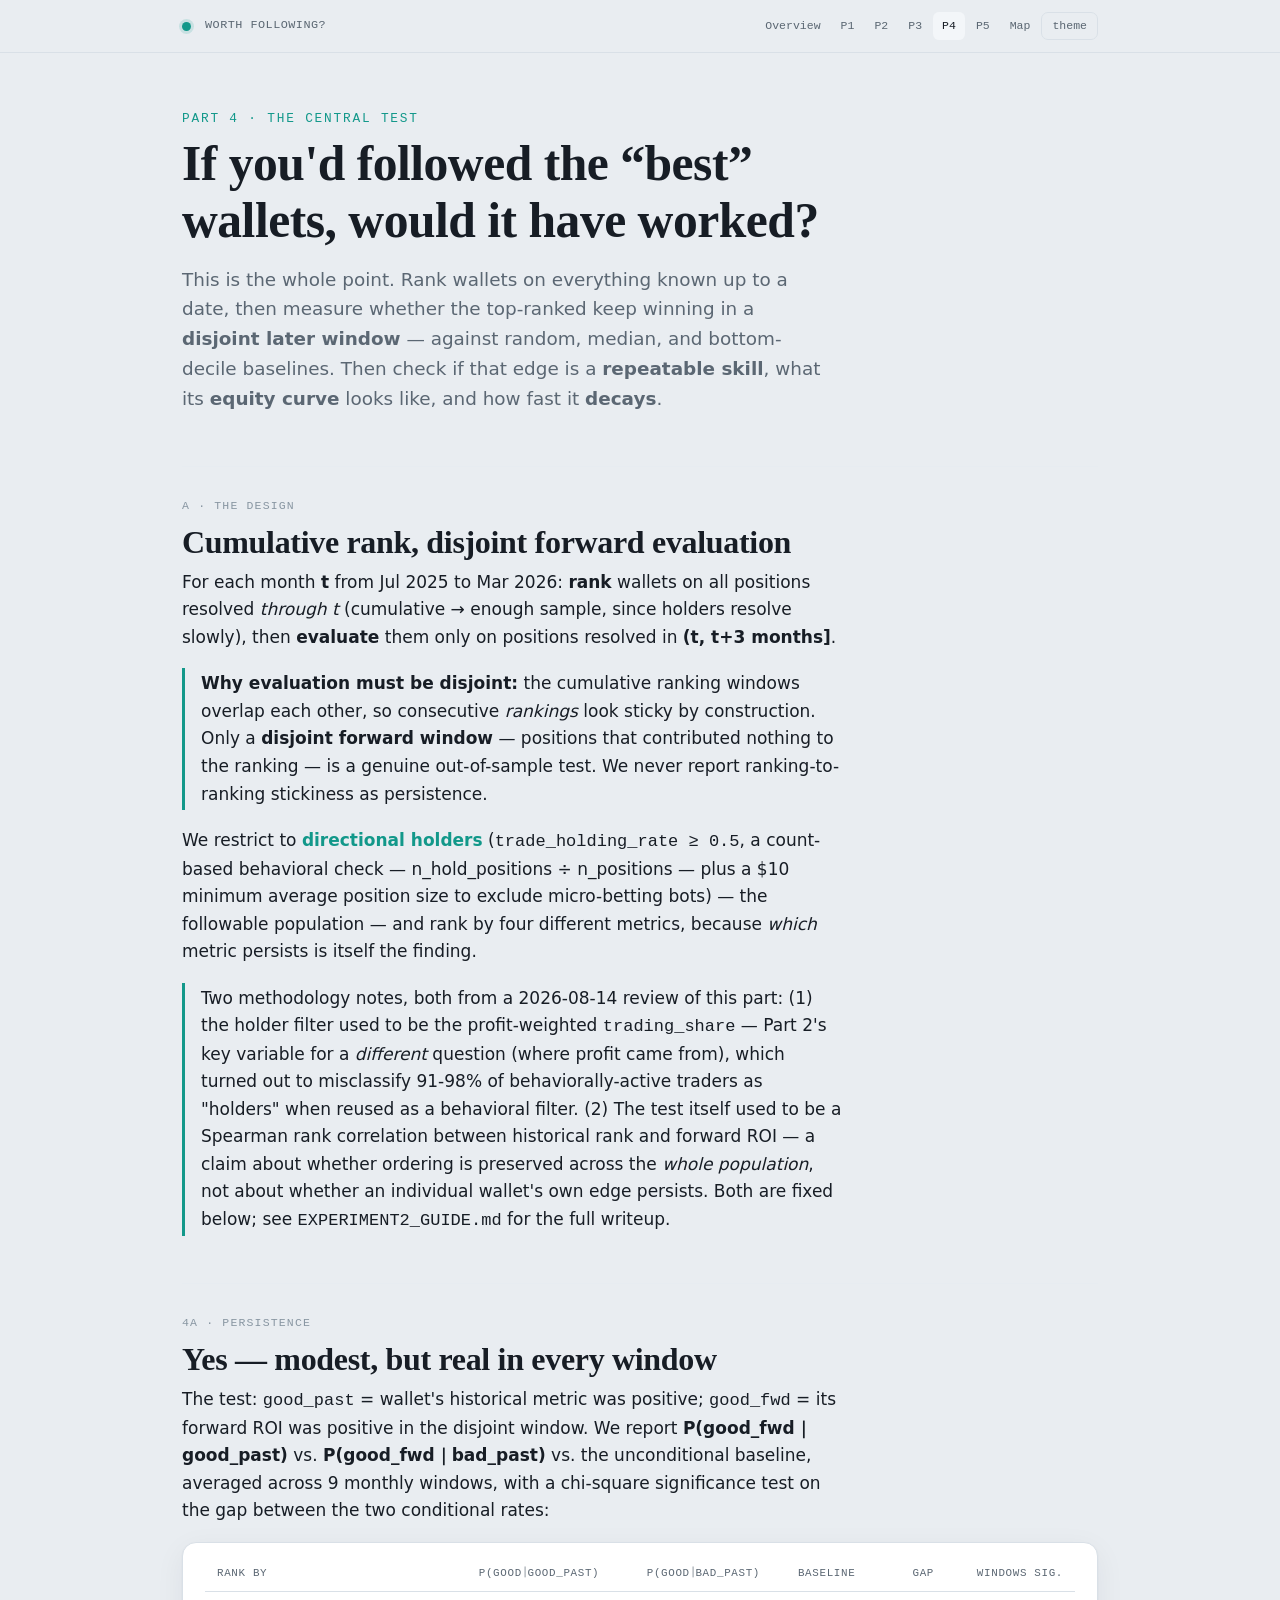
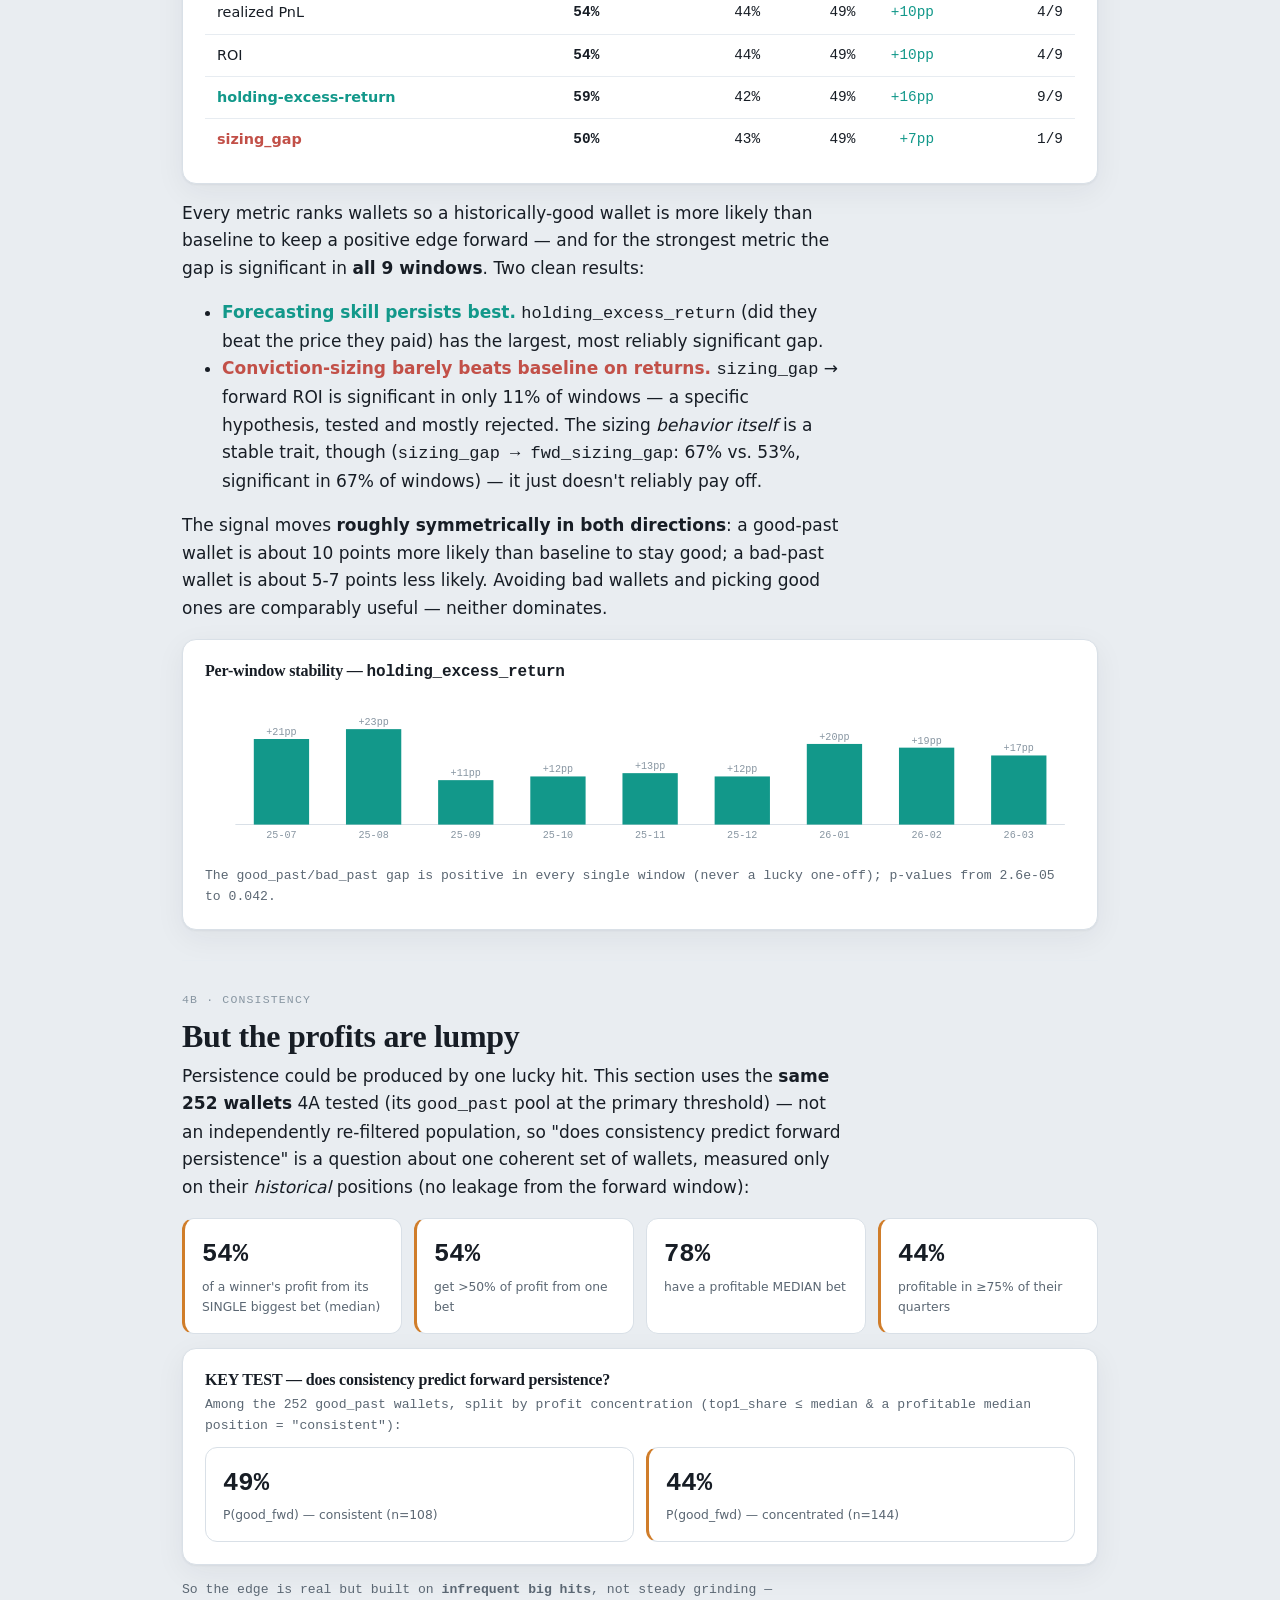
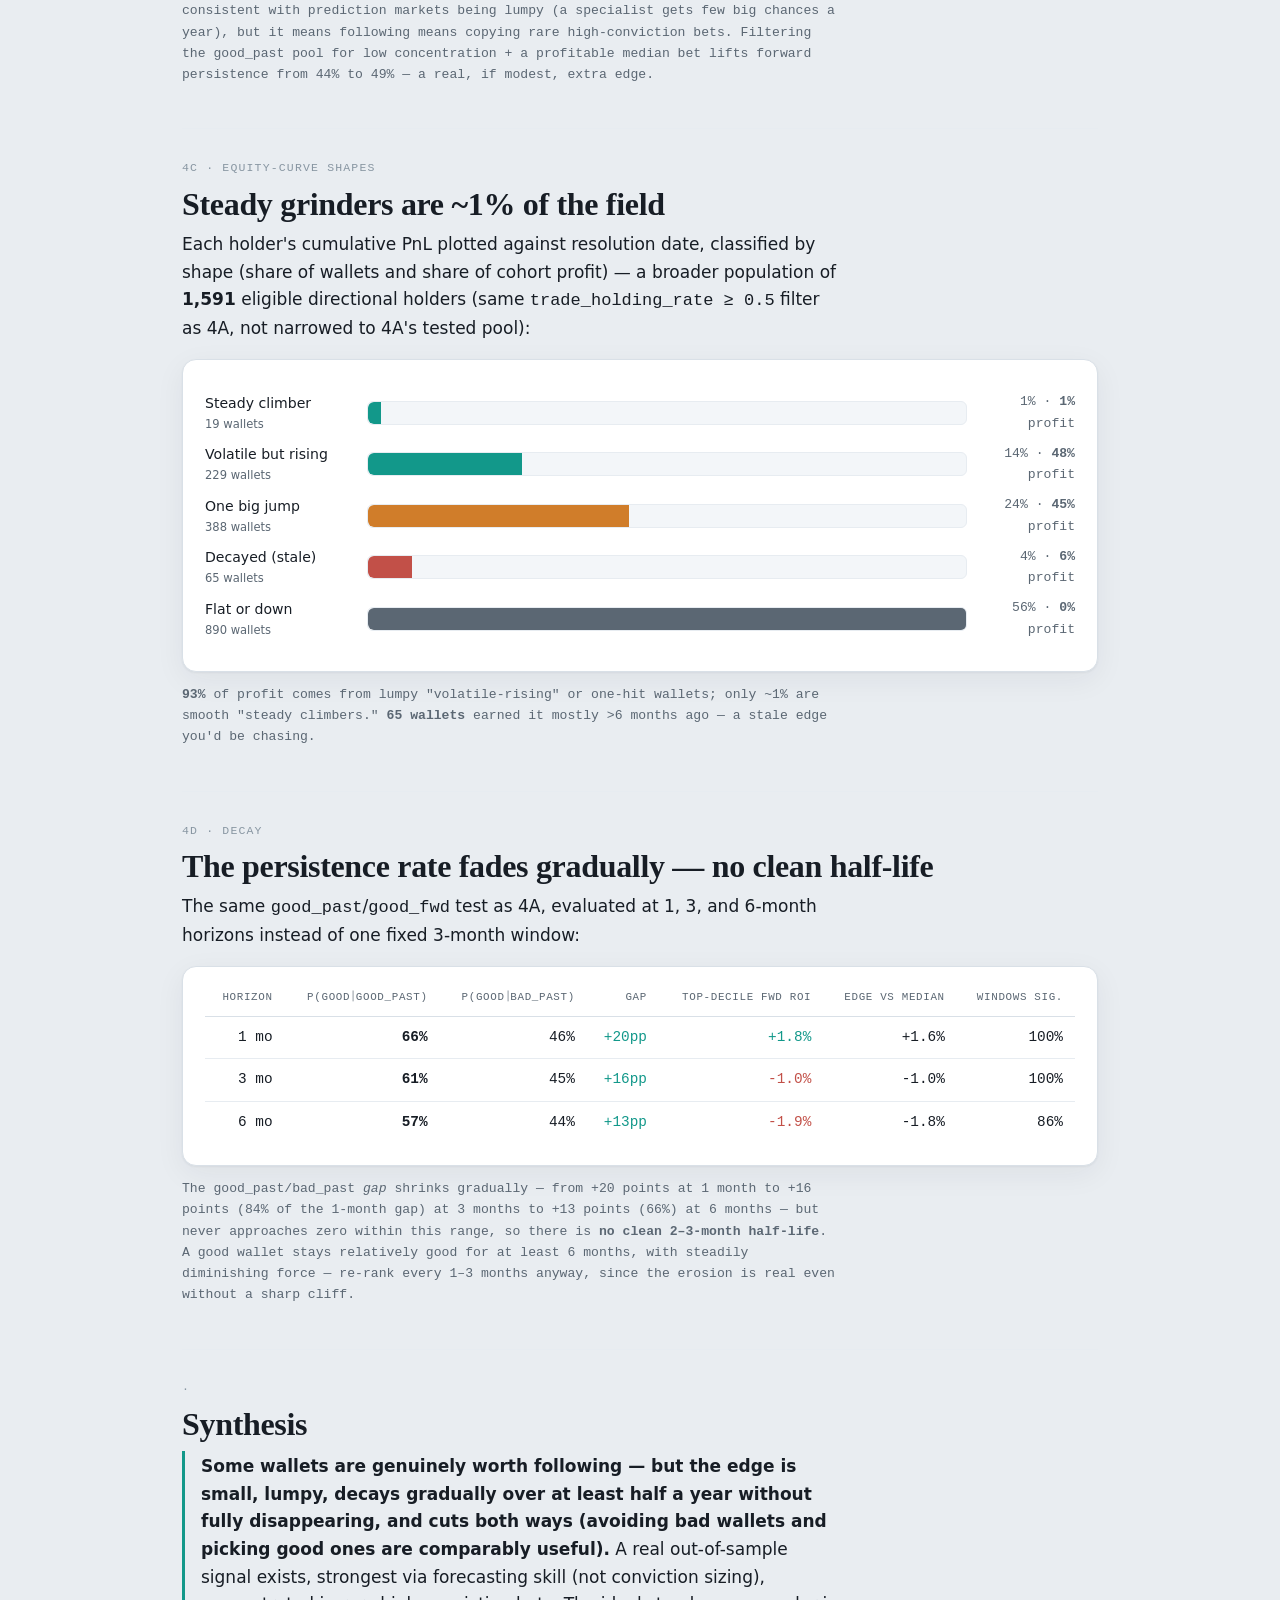
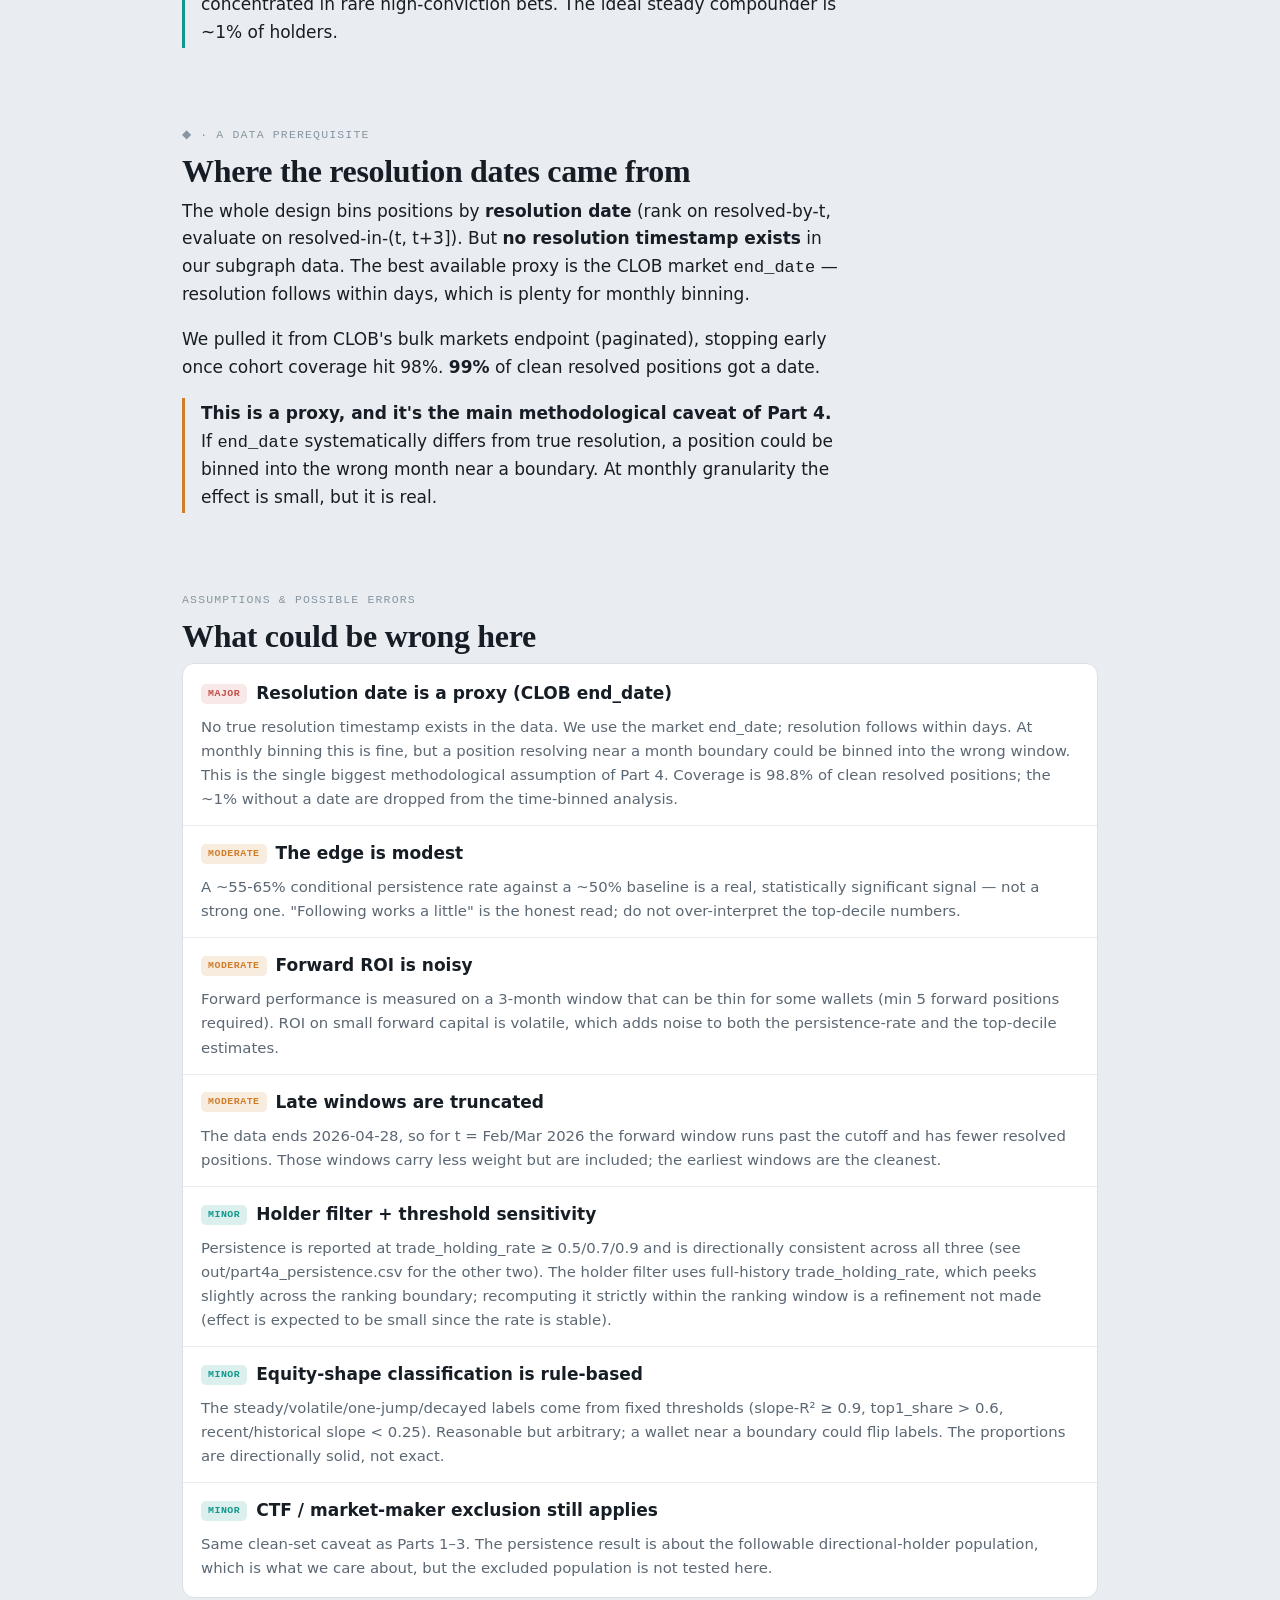
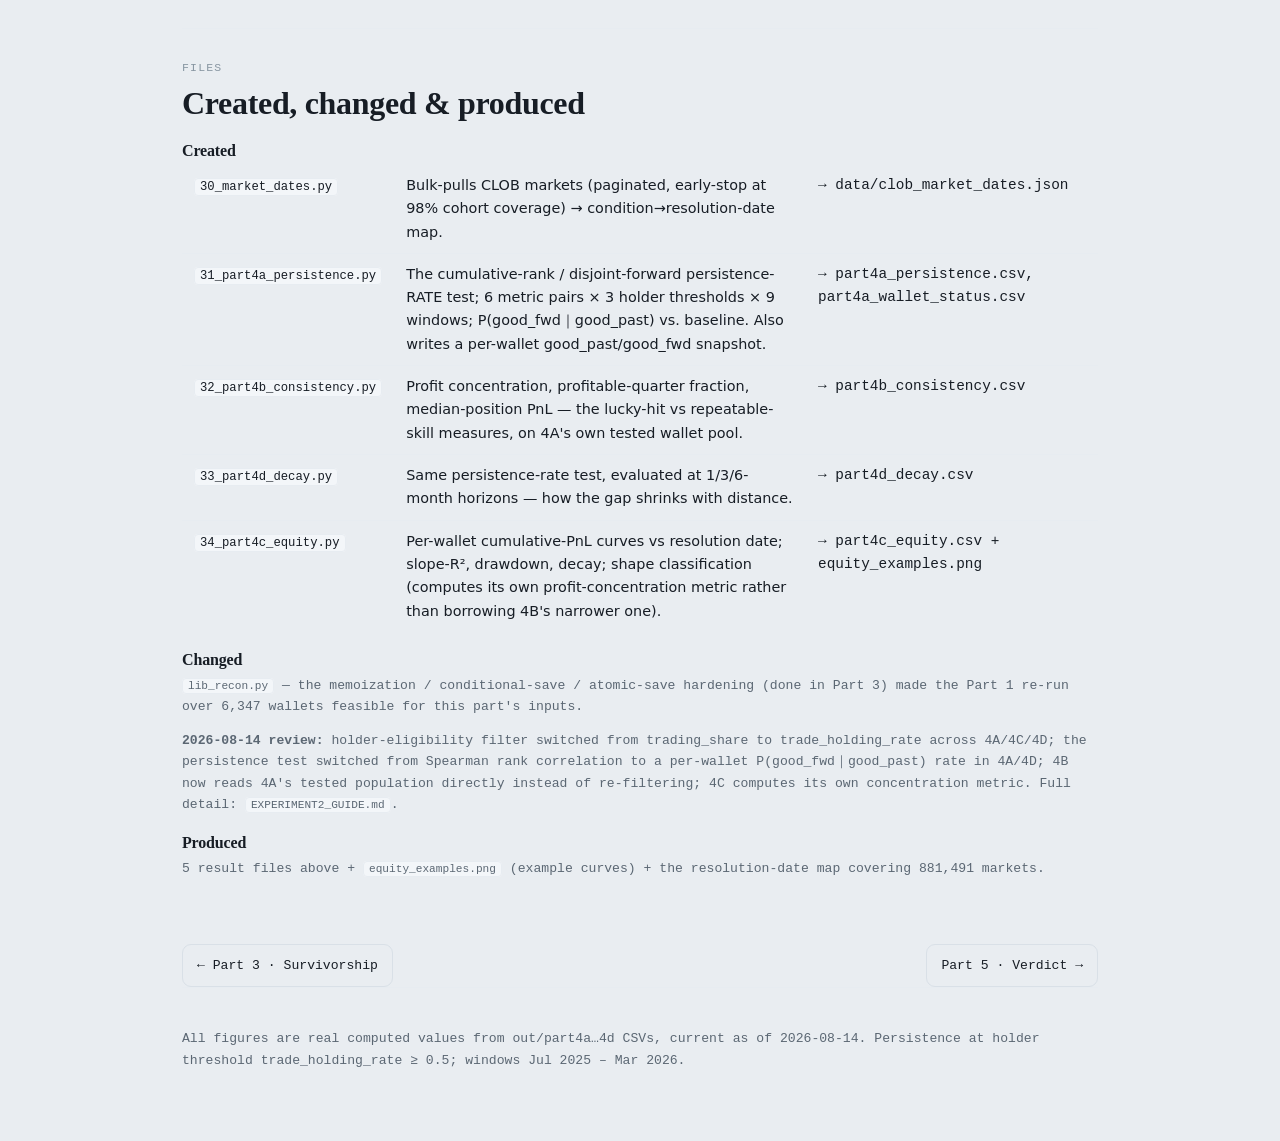
<file: experiment2/site/part4.html>
<!doctype html><html lang="en"><head>
<meta charset="utf-8"><meta name="viewport" content="width=device-width, initial-scale=1">
<title>Part 4 — Does the edge persist?</title>
<link rel="stylesheet" href="study_styles.css">
</head><body>

<div class="topbar"><div class="wrap">
  <span class="dot"></span><span class="tag">WORTH FOLLOWING?</span>
  <nav>
    <a href="index.html">Overview</a><a href="part1_explainer.html">P1</a>
    <a href="part2.html">P2</a><a href="part3.html">P3</a>
    <a href="part4.html" class="here">P4</a><a href="part5.html">P5</a>
    <a href="pipeline.html">Map</a>
    <button class="tbtn" id="themeBtn">theme</button>
  </nav>
</div></div>

<div class="wrap">
  <header class="hero">
    <div class="partno">Part 4 · the central test</div>
    <h1>If you'd followed the “best” wallets, would it have worked?</h1>
    <p class="lead">This is the whole point. Rank wallets on everything known up to a date, then measure whether the
      top-ranked keep winning in a <b>disjoint later window</b> — against random, median, and bottom-decile
      baselines. Then check if that edge is a <b>repeatable skill</b>, what its <b>equity curve</b> looks like, and
      how fast it <b>decays</b>.</p>
  </header>

  <section>
    <div class="snum">A · THE DESIGN</div>
    <h2>Cumulative rank, disjoint forward evaluation</h2>
    <div class="measure">
      <p>For each month <b>t</b> from Jul 2025 to Mar 2026: <b>rank</b> wallets on all positions resolved
        <em>through t</em> (cumulative → enough sample, since holders resolve slowly), then <b>evaluate</b> them only
        on positions resolved in <b>(t, t+3 months]</b>.</p>
      <p class="callout"><b>Why evaluation must be disjoint:</b> the cumulative ranking windows overlap each other, so
        consecutive <em>rankings</em> look sticky by construction. Only a <b>disjoint forward window</b> — positions
        that contributed nothing to the ranking — is a genuine out-of-sample test. We never report
        ranking-to-ranking stickiness as persistence.</p>
      <p>We restrict to <b class="hold">directional holders</b> (<span class="mono">trade_holding_rate ≥ 0.5</span>,
        a count-based behavioral check — n_hold_positions ÷ n_positions — plus a $10 minimum average position size
        to exclude micro-betting bots) — the followable population — and rank by four different metrics, because
        <em>which</em> metric persists is itself the finding.</p>
      <p class="callout">Two methodology notes, both from a 2026-08-14 review of this part: (1) the holder filter
        used to be the profit-weighted <span class="mono">trading_share</span> — Part 2's key variable for a
        <em>different</em> question (where profit came from), which turned out to misclassify 91-98% of
        behaviorally-active traders as "holders" when reused as a behavioral filter. (2) The test itself used to be
        a Spearman rank correlation between historical rank and forward ROI — a claim about whether ordering is
        preserved across the <em>whole population</em>, not about whether an individual wallet's own edge persists.
        Both are fixed below; see <code>EXPERIMENT2_GUIDE.md</code> for the full writeup.</p>
    </div>
  </section>

  <section>
    <div class="snum">4A · PERSISTENCE</div>
    <h2>Yes — modest, but real in every window</h2>
    <p class="measure">The test: <span class="mono">good_past</span> = wallet's historical metric was positive;
      <span class="mono">good_fwd</span> = its forward ROI was positive in the disjoint window. We report
      <b>P(good_fwd｜good_past)</b> vs. <b>P(good_fwd｜bad_past)</b> vs. the unconditional baseline, averaged across
      9 monthly windows, with a chi-square significance test on the gap between the two conditional rates:</p>
    <div class="panel scroll"><table class="data">
      <thead><tr><th>Rank by</th><th class="num">P(good⏐good_past)</th><th class="num">P(good⏐bad_past)</th><th class="num">baseline</th><th class="num">gap</th><th class="num">windows sig.</th></tr></thead>
      <tbody id="persist-body"></tbody>
    </table></div>
    <div class="measure" style="margin-top:16px">
      <p>Every metric ranks wallets so a historically-good wallet is more likely than baseline to keep a positive
        edge forward — and for the strongest metric the gap is significant in <b>all 9 windows</b>. Two clean
        results:</p>
      <ul>
        <li><b class="hold">Forecasting skill persists best.</b> <span class="mono">holding_excess_return</span>
          (did they beat the price they paid) has the largest, most reliably significant gap.</li>
        <li><b class="bad">Conviction-sizing barely beats baseline on returns.</b> <span class="mono">sizing_gap</span>
          → forward ROI is significant in only 11% of windows — a specific hypothesis, tested and mostly rejected.
          The sizing <em>behavior itself</em> is a stable trait, though (<span class="mono">sizing_gap →
          fwd_sizing_gap</span>: 67% vs. 53%, significant in 67% of windows) — it just doesn't reliably pay off.</li>
      </ul>
      <p>The signal moves <b>roughly symmetrically in both directions</b>: a good-past wallet is about 10 points more
        likely than baseline to stay good; a bad-past wallet is about 5-7 points less likely. Avoiding bad wallets
        and picking good ones are comparably useful — neither dominates.</p>
    </div>
    <div class="panel" style="margin-top:14px">
      <h4 style="margin-top:0">Per-window stability — <span class="mono">holding_excess_return</span></h4>
      <div class="chart" id="herchart"></div>
      <div class="kv" style="margin-top:6px">The good_past/bad_past gap is positive in every single window (never a
        lucky one-off); p-values from 2.6e-05 to 0.042.</div>
    </div>
  </section>

  <section>
    <div class="snum">4B · CONSISTENCY</div>
    <h2>But the profits are lumpy</h2>
    <p class="measure">Persistence could be produced by one lucky hit. This section uses the <b>same 252 wallets</b>
      4A tested (its <span class="mono">good_past</span> pool at the primary threshold) — not an independently
      re-filtered population, so "does consistency predict forward persistence" is a question about one coherent
      set of wallets, measured only on their <em>historical</em> positions (no leakage from the forward window):</p>
    <div class="tiles" id="consist-tiles"></div>
    <div class="panel" id="keytest" style="margin-top:14px"></div>
    <p class="measure kv" style="margin-top:14px">So the edge is real but built on <b>infrequent big hits</b>, not
      steady grinding — consistent with prediction markets being lumpy (a specialist gets few big chances a year),
      but it means following means copying rare high-conviction bets. Filtering the good_past pool for low
      concentration + a profitable median bet lifts forward persistence from 44% to 49% — a real, if modest, extra
      edge.</p>
  </section>

  <section>
    <div class="snum">4C · EQUITY-CURVE SHAPES</div>
    <h2>Steady grinders are ~1% of the field</h2>
    <p class="measure">Each holder's cumulative PnL plotted against resolution date, classified by shape (share of
      wallets and share of cohort profit) — a broader population of <b id="shape-n"></b> eligible directional
      holders (same <span class="mono">trade_holding_rate ≥ 0.5</span> filter as 4A, not narrowed to 4A's tested
      pool):</p>
    <div class="panel" id="shapes"></div>
    <p class="measure kv" style="margin-top:12px"><b id="sh-lumpy"></b> of profit comes from lumpy
      "volatile-rising" or one-hit wallets; only ~1% are smooth "steady climbers." <b id="sh-decayed"></b> earned it
      mostly &gt;6 months ago — a stale edge you'd be chasing.</p>
  </section>

  <section>
    <div class="snum">4D · DECAY</div>
    <h2>The persistence rate fades gradually — no clean half-life</h2>
    <p class="measure">The same <span class="mono">good_past</span>/<span class="mono">good_fwd</span> test as 4A,
      evaluated at 1, 3, and 6-month horizons instead of one fixed 3-month window:</p>
    <div class="panel scroll"><table class="data">
      <thead><tr><th class="num">horizon</th><th class="num">P(good⏐good_past)</th><th class="num">P(good⏐bad_past)</th><th class="num">gap</th><th class="num">top-decile fwd ROI</th><th class="num">edge vs median</th><th class="num">windows sig.</th></tr></thead>
      <tbody id="decay-body"></tbody>
    </table></div>
    <p class="measure kv" style="margin-top:12px">The good_past/bad_past <em>gap</em> shrinks gradually — from +20
      points at 1 month to +16 points (84% of the 1-month gap) at 3 months to +13 points (66%) at 6 months — but
      never approaches zero within this range, so there is <b>no clean 2–3-month half-life</b>. A good wallet stays
      relatively good for at least 6 months, with steadily diminishing force — re-rank every 1–3 months anyway,
      since the erosion is real even without a sharp cliff.</p>
  </section>

  <section>
    <div class="snum">·</div>
    <h2>Synthesis</h2>
    <p class="measure callout"><b>Some wallets are genuinely worth following — but the edge is small, lumpy, decays
      gradually over at least half a year without fully disappearing, and cuts both ways (avoiding bad wallets and
      picking good ones are comparably useful).</b> A real out-of-sample signal exists, strongest via forecasting
      skill (not conviction sizing), concentrated in rare high-conviction bets. The ideal steady compounder is ~1%
      of holders.</p>
  </section>

  <section>
    <div class="snum">◆ · A DATA PREREQUISITE</div>
    <h2>Where the resolution dates came from</h2>
    <div class="measure">
      <p>The whole design bins positions by <b>resolution date</b> (rank on resolved-by-t, evaluate on
        resolved-in-(t, t+3]). But <b>no resolution timestamp exists</b> in our subgraph data. The best available
        proxy is the CLOB market <span class="mono">end_date</span> — resolution follows within days, which is plenty
        for monthly binning.</p>
      <p>We pulled it from CLOB's bulk markets endpoint (paginated), stopping early once cohort coverage hit 98%.
        <b id="cov"></b> of clean resolved positions got a date.</p>
      <p class="callout warn"><b>This is a proxy, and it's the main methodological caveat of Part 4.</b> If
        <span class="mono">end_date</span> systematically differs from true resolution, a position could be binned
        into the wrong month near a boundary. At monthly granularity the effect is small, but it is real.</p>
    </div>
  </section>

  <section>
    <div class="snum">ASSUMPTIONS &amp; POSSIBLE ERRORS</div>
    <h2>What could be wrong here</h2>
    <div class="risk" id="risks"></div>
  </section>

  <section>
    <div class="snum">FILES</div>
    <h2>Created, changed &amp; produced</h2>
    <div class="files">
      <h4>Created</h4>
      <div class="scroll"><table class="data">
        <tr><td><code>30_market_dates.py</code></td><td>Bulk-pulls CLOB markets (paginated, early-stop at 98% cohort
          coverage) → condition→resolution-date map.</td><td class="mono">→ data/clob_market_dates.json</td></tr>
        <tr><td><code>31_part4a_persistence.py</code></td><td>The cumulative-rank / disjoint-forward persistence-RATE
          test; 6 metric pairs × 3 holder thresholds × 9 windows; P(good_fwd｜good_past) vs. baseline. Also writes a
          per-wallet good_past/good_fwd snapshot.</td><td class="mono">→ part4a_persistence.csv,
          part4a_wallet_status.csv</td></tr>
        <tr><td><code>32_part4b_consistency.py</code></td><td>Profit concentration, profitable-quarter fraction,
          median-position PnL — the lucky-hit vs repeatable-skill measures, on 4A's own tested wallet
          pool.</td><td class="mono">→ part4b_consistency.csv</td></tr>
        <tr><td><code>33_part4d_decay.py</code></td><td>Same persistence-rate test, evaluated at 1/3/6-month
          horizons — how the gap shrinks with distance.</td><td class="mono">→ part4d_decay.csv</td></tr>
        <tr><td><code>34_part4c_equity.py</code></td><td>Per-wallet cumulative-PnL curves vs resolution date;
          slope-R², drawdown, decay; shape classification (computes its own profit-concentration metric rather than
          borrowing 4B's narrower one).</td><td class="mono">→ part4c_equity.csv + equity_examples.png</td></tr>
      </table></div>
      <h4>Changed</h4>
      <p class="kv"><code>lib_recon.py</code> — the memoization / conditional-save / atomic-save hardening (done in
        Part 3) made the Part 1 re-run over 6,347 wallets feasible for this part's inputs.</p>
      <p class="kv" style="margin-top:8px"><b>2026-08-14 review:</b> holder-eligibility filter switched from
        <span class="mono">trading_share</span> to <span class="mono">trade_holding_rate</span> across 4A/4C/4D; the
        persistence test switched from Spearman rank correlation to a per-wallet
        <span class="mono">P(good_fwd｜good_past)</span> rate in 4A/4D; 4B now reads 4A's tested population directly
        instead of re-filtering; 4C computes its own concentration metric. Full detail:
        <code>EXPERIMENT2_GUIDE.md</code>.</p>
      <h4>Produced</h4>
      <p class="kv">5 result files above + <code>equity_examples.png</code> (example curves) + the resolution-date map
        covering 881,491 markets.</p>
    </div>
  </section>

  <div class="pager">
    <a href="part3.html">← Part 3 · Survivorship</a>
    <a href="part5.html">Part 5 · Verdict →</a>
  </div>
  <div class="footer"><p class="kv">All figures are real computed values from <code>out/part4a…4d</code> CSVs, current
    as of 2026-08-14. Persistence at holder threshold trade_holding_rate ≥ 0.5; windows Jul 2025 – Mar 2026.</p></div>
</div>

<script id="d" type="application/json">{"persist":[{"metric":"realized_pnl","good":0.541,"bad":0.437,"base":0.489,"sig":0.444,"windows":9},{"metric":"roi","good":0.541,"bad":0.437,"base":0.489,"sig":0.444,"windows":9},{"metric":"holding_excess_return","good":0.585,"bad":0.423,"base":0.489,"sig":1.0,"windows":9},{"metric":"sizing_gap","good":0.502,"bad":0.433,"base":0.489,"sig":0.111,"windows":9}],"her_windows":[{"t":"2025-07-01","good":0.654,"bad":0.446,"gap":0.208,"p":0.000252709617128},{"t":"2025-08-01","good":0.636,"bad":0.405,"gap":0.232,"p":2.5656450919316104e-05},{"t":"2025-09-01","good":0.551,"bad":0.442,"gap":0.108,"p":0.041917438198788},{"t":"2025-10-01","good":0.572,"bad":0.455,"gap":0.117,"p":0.0124180868761786},{"t":"2025-11-01","good":0.602,"bad":0.477,"gap":0.125,"p":0.0051154781485278},{"t":"2025-12-01","good":0.611,"bad":0.495,"gap":0.117,"p":0.005502882223048},{"t":"2026-01-01","good":0.642,"bad":0.446,"gap":0.196,"p":2.1192398708890285e-05},{"t":"2026-02-01","good":0.516,"bad":0.329,"gap":0.187,"p":2.4581260166427617e-05},{"t":"2026-03-01","good":0.484,"bad":0.315,"gap":0.168,"p":0.000253009706699}],"consist":{"n":252,"profitable":252,"top1_median":0.543,"one_bet_over50":0.536,"median_pos_pos":0.782,"pq_median":0.667,"pq_75":0.437},"key_test":{"consistent_n":108,"consistent_pgood":0.491,"concentrated_n":144,"concentrated_pgood":0.438},"shapes":[{"shape":"steady_climber","n":19,"pct":0.0119,"profit":0.0061},{"shape":"volatile_rising","n":229,"pct":0.1439,"profit":0.4814},{"shape":"one_jump","n":388,"pct":0.2439,"profit":0.4525},{"shape":"decayed","n":65,"pct":0.0409,"profit":0.06},{"shape":"flat_or_down","n":890,"pct":0.5594,"profit":0.0}],"shape_n":1591,"decay":[{"h":1,"good":0.657,"bad":0.461,"top":0.018,"edge":0.0159,"sig":1.0},{"h":3,"good":0.612,"bad":0.449,"top":-0.0097,"edge":-0.0103,"sig":1.0},{"h":6,"good":0.571,"bad":0.441,"top":-0.019,"edge":-0.018,"sig":0.857}],"coverage":0.988}</script>
<script>
const D=JSON.parse(document.getElementById('d').textContent);
const root=document.documentElement;
document.getElementById('themeBtn').onclick=()=>{const c=root.getAttribute('data-theme')||(matchMedia('(prefers-color-scheme:dark)').matches?'dark':'light');root.setAttribute('data-theme',c==='dark'?'light':'dark');};
const roi=n=>(n>=0?'+':'')+(n*100).toFixed(1)+'%';
const pct=n=>(n*100).toFixed(0)+'%';
const pp=n=>(n>=0?'+':'')+(n*100).toFixed(0)+'pp';

// 4A persistence table
const nice={realized_pnl:'realized PnL',roi:'ROI',holding_excess_return:'holding-excess-return',sizing_gap:'sizing_gap'};
document.getElementById('persist-body').innerHTML=D.persist.map(p=>{
  const hero=p.metric==='holding_excess_return';const fail=p.metric==='sizing_gap';
  return `<tr><td>${hero?'<b class="hold">':''}${fail?'<b class="bad">':''}${nice[p.metric]}${(hero||fail)?'</b>':''}</td>
    <td class="num"><b>${pct(p.good)}</b></td>
    <td class="num">${pct(p.bad)}</td>
    <td class="num">${pct(p.base)}</td>
    <td class="num ${p.good-p.base>0?'hold':'bad'}">${pp(p.good-p.bad)}</td>
    <td class="num">${(p.sig*9).toFixed(0)}/${p.windows}</td></tr>`;}).join('');

// per-window good_past/bad_past gap chart
(function(){
  const w=D.her_windows, W=860,H=170,pL=30,pR=10,pB=34,pT=14, n=w.length, bw=(W-pL-pR)/n, mx=0.3;
  let s=`<svg viewBox="0 0 ${W} ${H}">`;
  s+=`<line x1="${pL}" y1="${H-pB}" x2="${W-pR}" y2="${H-pB}" stroke="var(--hair)"/>`;
  w.forEach((d,i)=>{const h=d.gap/mx*(H-pB-pT); const x=pL+i*bw;
    s+=`<rect x="${x+bw*0.2}" y="${H-pB-h}" width="${bw*0.6}" height="${h}" fill="var(--holding)"/>`;
    s+=`<text class="axlabel" x="${x+bw/2}" y="${H-pB+13}" text-anchor="middle">${d.t.slice(2,7)}</text>`;
    s+=`<text class="axlabel" x="${x+bw/2}" y="${H-pB-h-4}" text-anchor="middle" fill="var(--muted)">${pp(d.gap)}</text>`;});
  document.getElementById('herchart').innerHTML=s+'</svg>';
})();

// 4B consistency tiles
const c=D.consist;
document.getElementById('consist-tiles').innerHTML=[
 [pct(c.top1_median),'of a winner\'s profit from its SINGLE biggest bet (median)','warn'],
 [pct(c.one_bet_over50),'get >50% of profit from one bet','warn'],
 [pct(c.median_pos_pos),'have a profitable MEDIAN bet',''],
 [pct(c.pq_75),'profitable in ≥75% of their quarters','warn'],
].map(t=>`<div class="tile ${t[2]}"><div class="v">${t[0]}</div><div class="k">${t[1]}</div></div>`).join('');

// 4B key test callout
const kt=D.key_test;
document.getElementById('keytest').innerHTML=`<h4 style="margin-top:0">KEY TEST — does consistency predict forward persistence?</h4>
  <div class="kv">Among the ${c.n} good_past wallets, split by profit concentration (top1_share ≤ median &amp; a
  profitable median position = "consistent"):</div>
  <div class="tiles" style="margin-top:10px">
    <div class="tile"><div class="v">${pct(kt.consistent_pgood)}</div><div class="k">P(good_fwd) — consistent (n=${kt.consistent_n})</div></div>
    <div class="tile warn"><div class="v">${pct(kt.concentrated_pgood)}</div><div class="k">P(good_fwd) — concentrated (n=${kt.concentrated_n})</div></div>
  </div>`;

// 4C shapes
const nm={steady_climber:'Steady climber',volatile_rising:'Volatile but rising',one_jump:'One big jump',decayed:'Decayed (stale)',flat_or_down:'Flat or down'};
const cols={steady_climber:'var(--holding)',volatile_rising:'var(--holding)',one_jump:'var(--trading)',decayed:'var(--bad)',flat_or_down:'var(--muted)'};
const mx=Math.max(...D.shapes.map(s=>s.pct));
document.getElementById('shape-n').textContent=D.shape_n.toLocaleString();
document.getElementById('shapes').innerHTML=D.shapes.map(s=>
 `<div class="barrow"><div class="lab">${nm[s.shape]}<small>${s.n.toLocaleString()} wallets</small></div>
   <div class="bartrack"><div class="barfill" style="width:${s.pct/mx*100}%;background:${cols[s.shape]}"></div></div>
   <div class="n">${pct(s.pct)} · <b>${pct(s.profit)}</b> profit</div></div>`).join('');
document.getElementById('sh-lumpy').textContent=pct(D.shapes[1].profit+D.shapes[2].profit);
document.getElementById('sh-decayed').textContent=D.shapes.find(s=>s.shape==='decayed').n.toLocaleString()+' wallets';

// 4D decay
document.getElementById('decay-body').innerHTML=D.decay.map(d=>
 `<tr><td class="num">${d.h} mo</td><td class="num"><b>${pct(d.good)}</b></td><td class="num">${pct(d.bad)}</td>
   <td class="num ${d.good-d.bad>0?'hold':'bad'}">${pp(d.good-d.bad)}</td>
   <td class="num ${d.top>=0?'hold':'bad'}">${roi(d.top)}</td><td class="num">${roi(d.edge)}</td>
   <td class="num">${pct(d.sig)}</td></tr>`).join('');

document.getElementById('cov').textContent=pct(D.coverage);

// risks
const R=[
 ['high','Resolution date is a proxy (CLOB end_date)',`No true resolution timestamp exists in the data. We use the market end_date; resolution follows within days. At monthly binning this is fine, but a position resolving near a month boundary could be binned into the wrong window. This is the single biggest methodological assumption of Part 4. Coverage is 98.8% of clean resolved positions; the ~1% without a date are dropped from the time-binned analysis.`],
 ['med','The edge is modest',`A ~55-65% conditional persistence rate against a ~50% baseline is a real, statistically significant signal — not a strong one. "Following works a little" is the honest read; do not over-interpret the top-decile numbers.`],
 ['med','Forward ROI is noisy',`Forward performance is measured on a 3-month window that can be thin for some wallets (min 5 forward positions required). ROI on small forward capital is volatile, which adds noise to both the persistence-rate and the top-decile estimates.`],
 ['med','Late windows are truncated',`The data ends 2026-04-28, so for t = Feb/Mar 2026 the forward window runs past the cutoff and has fewer resolved positions. Those windows carry less weight but are included; the earliest windows are the cleanest.`],
 ['low','Holder filter + threshold sensitivity',`Persistence is reported at trade_holding_rate ≥ 0.5/0.7/0.9 and is directionally consistent across all three (see out/part4a_persistence.csv for the other two). The holder filter uses full-history trade_holding_rate, which peeks slightly across the ranking boundary; recomputing it strictly within the ranking window is a refinement not made (effect is expected to be small since the rate is stable).`],
 ['low','Equity-shape classification is rule-based',`The steady/volatile/one-jump/decayed labels come from fixed thresholds (slope-R² ≥ 0.9, top1_share > 0.6, recent/historical slope < 0.25). Reasonable but arbitrary; a wallet near a boundary could flip labels. The proportions are directionally solid, not exact.`],
 ['low','CTF / market-maker exclusion still applies',`Same clean-set caveat as Parts 1–3. The persistence result is about the followable directional-holder population, which is what we care about, but the excluded population is not tested here.`],
];
document.getElementById('risks').innerHTML=R.map(r=>
 `<div class="item"><div class="rh"><span class="sev ${r[0]}">${r[0]==='high'?'major':r[0]==='med'?'moderate':'minor'}</span>${r[1]}</div><p>${r[2]}</p></div>`).join('');
</script>
</body></html>
</file>
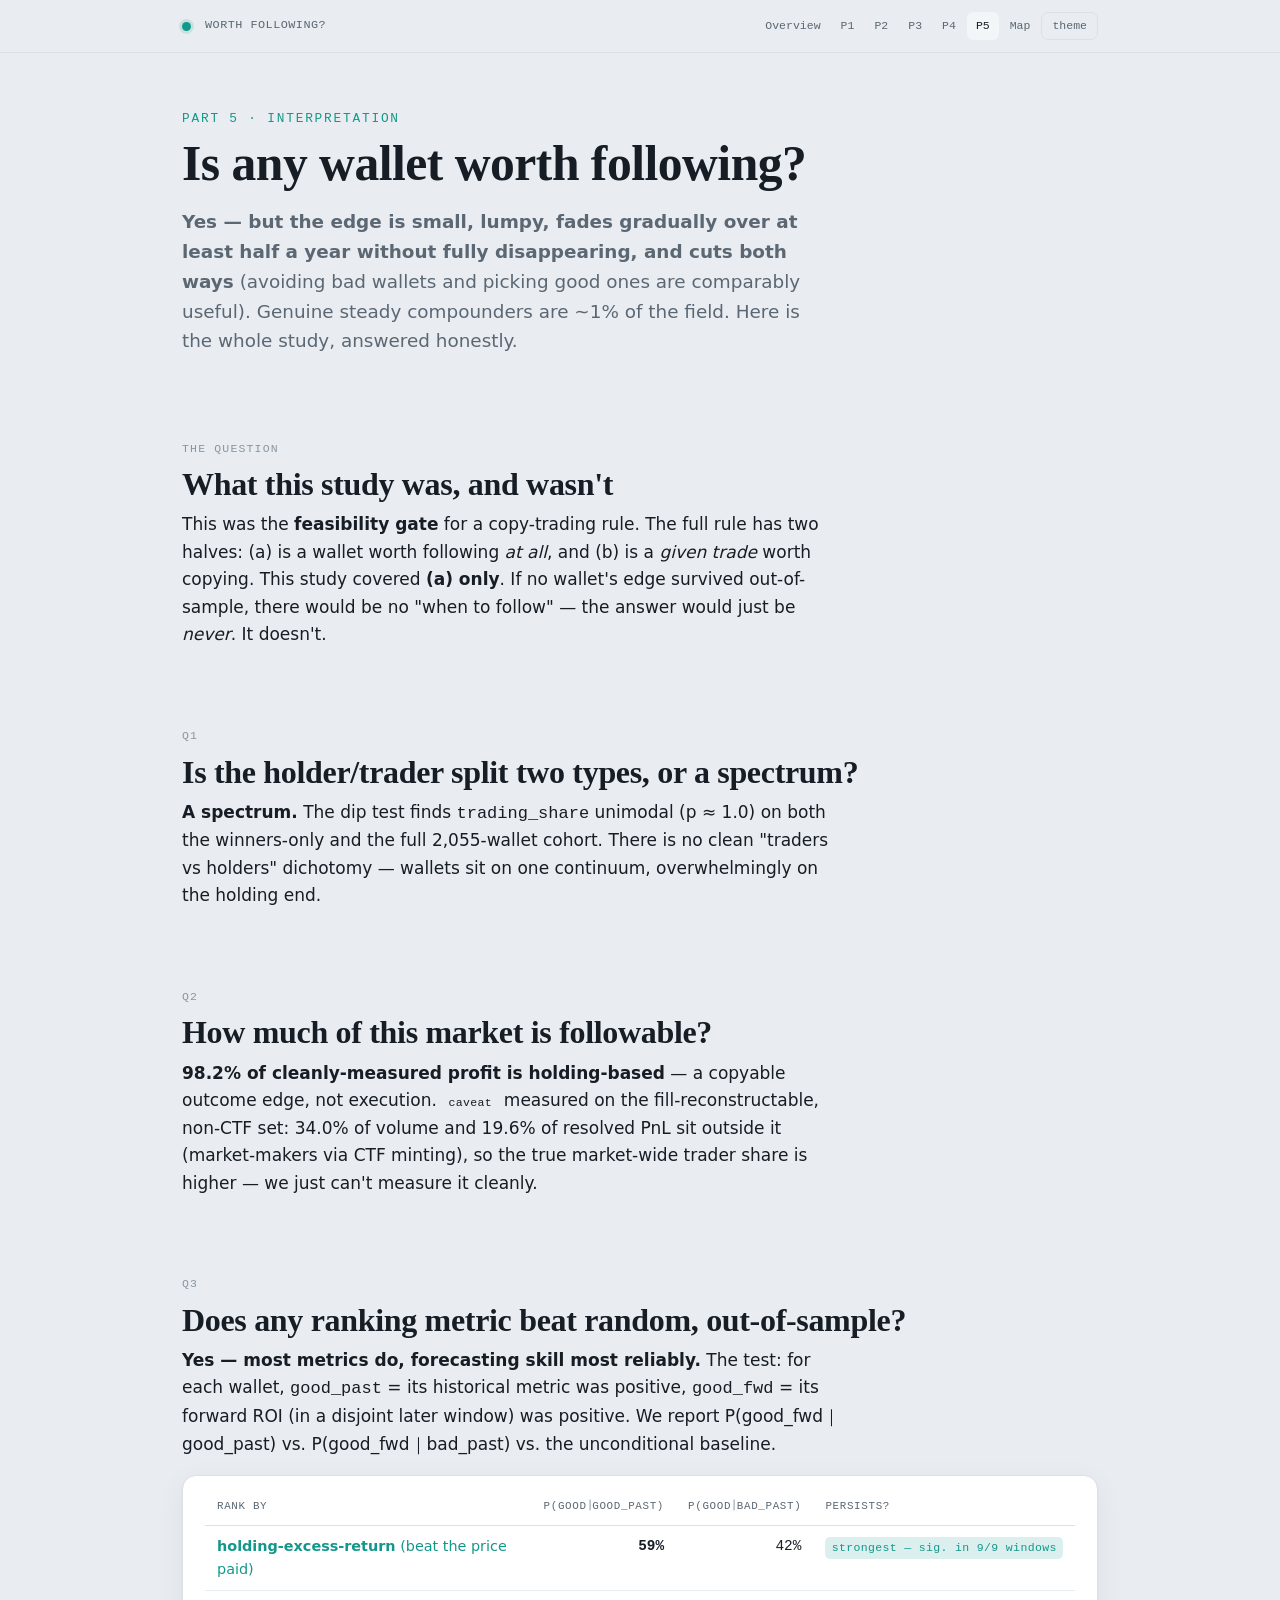
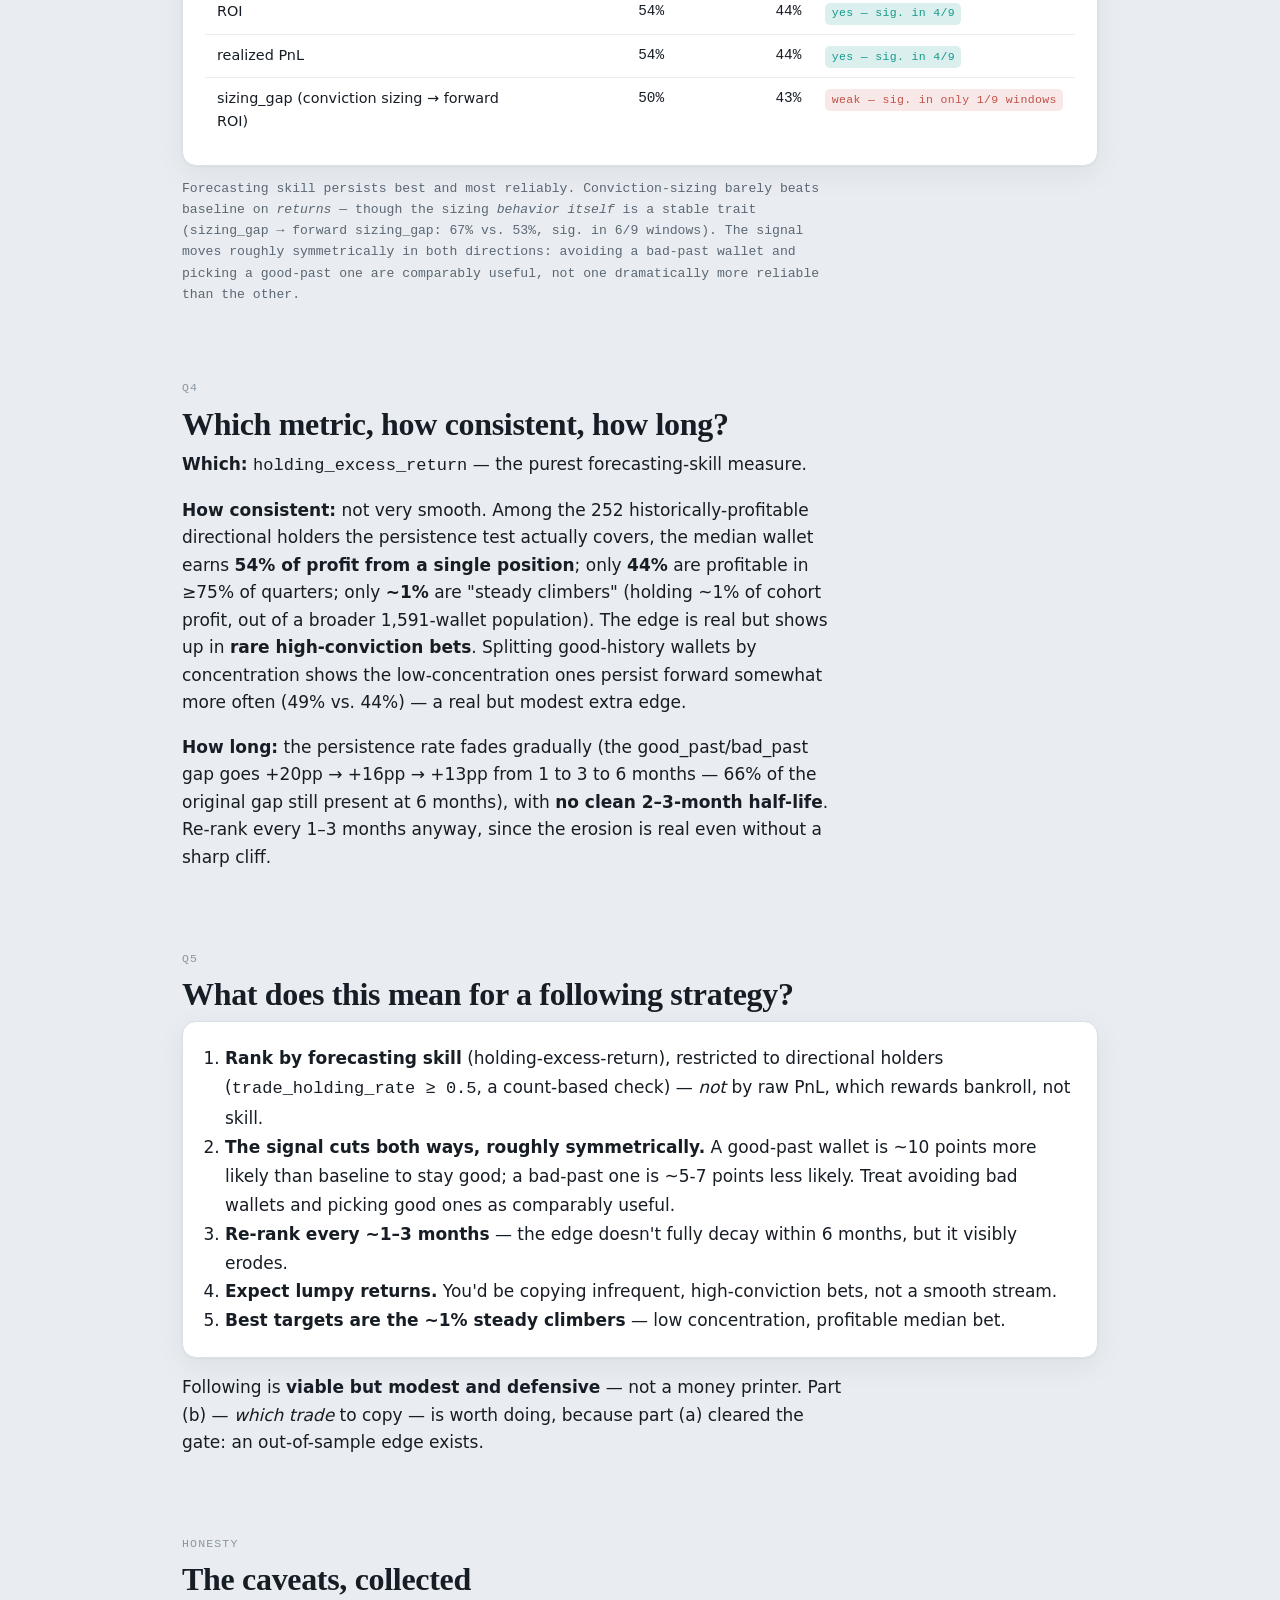
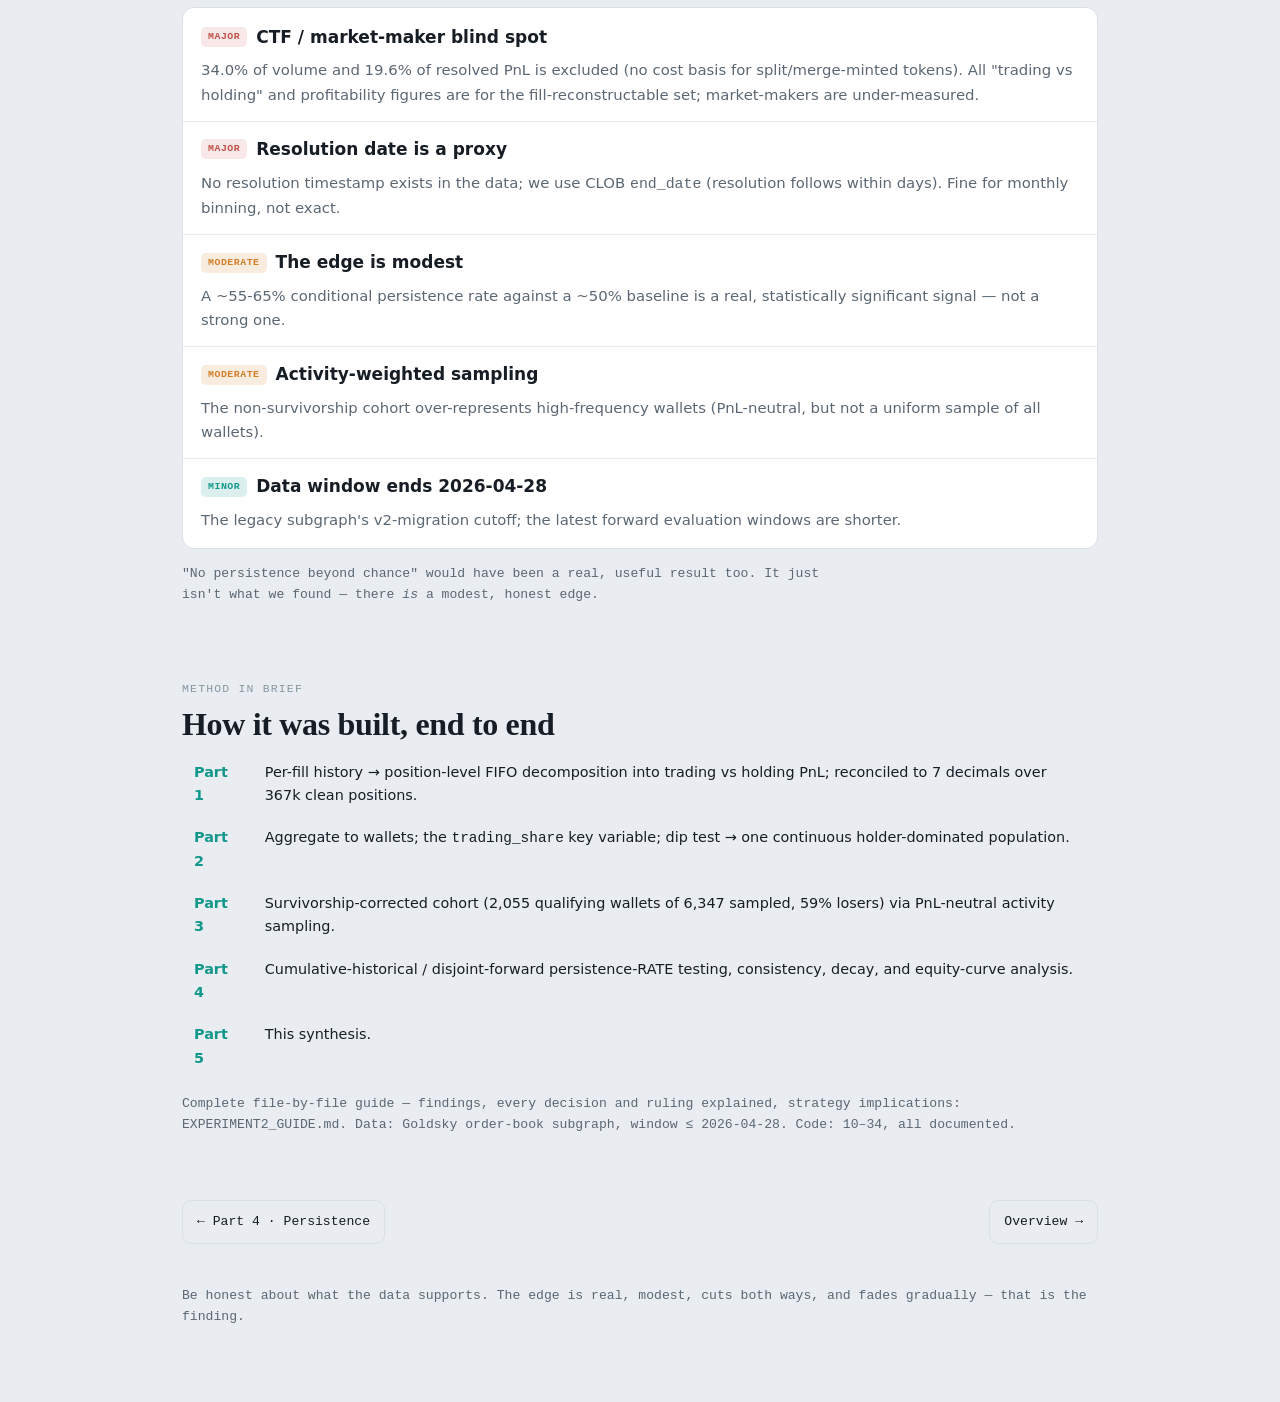
<file: experiment2/site/part5.html>
<!doctype html><html lang="en"><head>
<meta charset="utf-8"><meta name="viewport" content="width=device-width, initial-scale=1">
<title>Part 5 — The verdict</title>
<link rel="stylesheet" href="study_styles.css">
</head><body>

<div class="topbar"><div class="wrap">
  <span class="dot"></span><span class="tag">WORTH FOLLOWING?</span>
  <nav>
    <a href="index.html">Overview</a><a href="part1_explainer.html">P1</a>
    <a href="part2.html">P2</a><a href="part3.html">P3</a>
    <a href="part4.html">P4</a><a href="part5.html" class="here">P5</a>
    <a href="pipeline.html">Map</a>
    <button class="tbtn" id="themeBtn">theme</button>
  </nav>
</div></div>

<div class="wrap">
  <header class="hero">
    <div class="partno">Part 5 · interpretation</div>
    <h1>Is any wallet worth following?</h1>
    <p class="lead"><b>Yes — but the edge is small, lumpy, fades gradually over at least half a year without fully
      disappearing, and cuts both ways</b> (avoiding bad wallets and picking good ones are comparably useful).
      Genuine steady compounders are ~1% of the field. Here is the whole study, answered honestly.</p>
  </header>

  <section>
    <div class="snum">THE QUESTION</div>
    <h2>What this study was, and wasn't</h2>
    <p class="measure">This was the <b>feasibility gate</b> for a copy-trading rule. The full rule has two halves:
      (a) is a wallet worth following <em>at all</em>, and (b) is a <em>given trade</em> worth copying. This study
      covered <b>(a) only</b>. If no wallet's edge survived out-of-sample, there would be no "when to follow" — the
      answer would just be <em>never</em>. It doesn't.</p>
  </section>

  <section>
    <div class="snum">Q1</div>
    <h2>Is the holder/trader split two types, or a spectrum?</h2>
    <p class="measure"><b>A spectrum.</b> The dip test finds <span class="mono">trading_share</span> unimodal
      (p ≈ 1.0) on both the winners-only and the full 2,055-wallet cohort. There is no clean "traders vs holders"
      dichotomy — wallets sit on one continuum, overwhelmingly on the holding end.</p>
  </section>

  <section>
    <div class="snum">Q2</div>
    <h2>How much of this market is followable?</h2>
    <p class="measure"><b>98.2% of cleanly-measured profit is holding-based</b> — a copyable outcome edge, not
      execution. <span class="chip warn">caveat</span> measured on the fill-reconstructable, non-CTF set: 34.0% of
      volume and 19.6% of resolved PnL sit outside it (market-makers via CTF minting), so the true market-wide trader
      share is higher — we just can't measure it cleanly.</p>
  </section>

  <section>
    <div class="snum">Q3</div>
    <h2>Does any ranking metric beat random, out-of-sample?</h2>
    <p class="measure"><b>Yes — most metrics do, forecasting skill most reliably.</b> The test: for each wallet,
      <span class="mono">good_past</span> = its historical metric was positive, <span class="mono">good_fwd</span> =
      its forward ROI (in a disjoint later window) was positive. We report P(good_fwd｜good_past) vs.
      P(good_fwd｜bad_past) vs. the unconditional baseline.</p>
    <div class="panel scroll"><table class="data">
      <thead><tr><th>Rank by</th><th class="num">P(good⏐good_past)</th><th class="num">P(good⏐bad_past)</th><th>persists?</th></tr></thead>
      <tbody>
        <tr><td class="hold"><b>holding-excess-return</b> (beat the price paid)</td><td class="num"><b>59%</b></td><td class="num">42%</td><td><span class="chip ok">strongest — sig. in 9/9 windows</span></td></tr>
        <tr><td>ROI</td><td class="num">54%</td><td class="num">44%</td><td><span class="chip ok">yes — sig. in 4/9</span></td></tr>
        <tr><td>realized PnL</td><td class="num">54%</td><td class="num">44%</td><td><span class="chip ok">yes — sig. in 4/9</span></td></tr>
        <tr><td>sizing_gap (conviction sizing → forward ROI)</td><td class="num">50%</td><td class="num">43%</td><td><span class="chip bad">weak — sig. in only 1/9 windows</span></td></tr>
      </tbody>
    </table></div>
    <p class="measure kv" style="margin-top:12px">Forecasting skill persists best and most reliably. Conviction-sizing
      barely beats baseline on <em>returns</em> — though the sizing <em>behavior itself</em> is a stable trait
      (sizing_gap → forward sizing_gap: 67% vs. 53%, sig. in 6/9 windows). The signal moves roughly symmetrically in
      both directions: avoiding a bad-past wallet and picking a good-past one are comparably useful, not one
      dramatically more reliable than the other.</p>
  </section>

  <section>
    <div class="snum">Q4</div>
    <h2>Which metric, how consistent, how long?</h2>
    <div class="measure">
      <p><b>Which:</b> <span class="mono">holding_excess_return</span> — the purest forecasting-skill measure.</p>
      <p><b>How consistent:</b> not very smooth. Among the 252 historically-profitable directional holders the
        persistence test actually covers, the median wallet earns <b>54% of profit from a single position</b>; only
        <b>44%</b> are profitable in ≥75% of quarters; only <b>~1%</b> are "steady climbers" (holding ~1% of
        cohort profit, out of a broader 1,591-wallet population). The edge is real but shows up in
        <b>rare high-conviction bets</b>. Splitting good-history wallets by concentration shows the low-concentration
        ones persist forward somewhat more often (49% vs. 44%) — a real but modest extra edge.</p>
      <p><b>How long:</b> the persistence rate fades gradually (the good_past/bad_past gap goes +20pp → +16pp → +13pp
        from 1 to 3 to 6 months — 66% of the original gap still present at 6 months), with <b>no clean 2–3-month
        half-life</b>. Re-rank every 1–3 months anyway, since the erosion is real even without a sharp cliff.</p>
    </div>
  </section>

  <section>
    <div class="snum">Q5</div>
    <h2>What does this mean for a following strategy?</h2>
    <div class="panel">
      <ol style="margin:0;padding-left:20px;line-height:1.7">
        <li><b>Rank by forecasting skill</b> (holding-excess-return), restricted to directional holders
          (<span class="mono">trade_holding_rate ≥ 0.5</span>, a count-based check) — <em>not</em> by raw PnL, which
          rewards bankroll, not skill.</li>
        <li><b>The signal cuts both ways, roughly symmetrically.</b> A good-past wallet is ~10 points more likely
          than baseline to stay good; a bad-past one is ~5-7 points less likely. Treat avoiding bad wallets and
          picking good ones as comparably useful.</li>
        <li><b>Re-rank every ~1–3 months</b> — the edge doesn't fully decay within 6 months, but it visibly erodes.</li>
        <li><b>Expect lumpy returns.</b> You'd be copying infrequent, high-conviction bets, not a smooth stream.</li>
        <li><b>Best targets are the ~1% steady climbers</b> — low concentration, profitable median bet.</li>
      </ol>
    </div>
    <p class="measure" style="margin-top:16px">Following is <b>viable but modest and defensive</b> — not a money
      printer. Part (b) — <em>which trade</em> to copy — is worth doing, because part (a) cleared the gate: an
      out-of-sample edge exists.</p>
  </section>

  <section>
    <div class="snum">HONESTY</div>
    <h2>The caveats, collected</h2>
    <div class="risk">
      <div class="item"><div class="rh"><span class="sev high">major</span>CTF / market-maker blind spot</div>
        <p>34.0% of volume and 19.6% of resolved PnL is excluded (no cost basis for split/merge-minted tokens). All
          "trading vs holding" and profitability figures are for the fill-reconstructable set; market-makers are
          under-measured.</p></div>
      <div class="item"><div class="rh"><span class="sev high">major</span>Resolution date is a proxy</div>
        <p>No resolution timestamp exists in the data; we use CLOB <span class="mono">end_date</span> (resolution
          follows within days). Fine for monthly binning, not exact.</p></div>
      <div class="item"><div class="rh"><span class="sev med">moderate</span>The edge is modest</div>
        <p>A ~55-65% conditional persistence rate against a ~50% baseline is a real, statistically significant
          signal — not a strong one.</p></div>
      <div class="item"><div class="rh"><span class="sev med">moderate</span>Activity-weighted sampling</div>
        <p>The non-survivorship cohort over-represents high-frequency wallets (PnL-neutral, but not a uniform sample
          of all wallets).</p></div>
      <div class="item"><div class="rh"><span class="sev low">minor</span>Data window ends 2026-04-28</div>
        <p>The legacy subgraph's v2-migration cutoff; the latest forward evaluation windows are shorter.</p></div>
    </div>
    <p class="measure kv" style="margin-top:14px">"No persistence beyond chance" would have been a real, useful
      result too. It just isn't what we found — there <em>is</em> a modest, honest edge.</p>
  </section>

  <section>
    <div class="snum">METHOD IN BRIEF</div>
    <h2>How it was built, end to end</h2>
    <div class="scroll"><table class="data">
      <tr><td><b class="hold">Part 1</b></td><td>Per-fill history → position-level FIFO decomposition into trading vs
        holding PnL; reconciled to 7 decimals over 367k clean positions.</td></tr>
      <tr><td><b class="hold">Part 2</b></td><td>Aggregate to wallets; the <span class="mono">trading_share</span> key
        variable; dip test → one continuous holder-dominated population.</td></tr>
      <tr><td><b class="hold">Part 3</b></td><td>Survivorship-corrected cohort (2,055 qualifying wallets of 6,347
        sampled, 59% losers) via PnL-neutral activity sampling.</td></tr>
      <tr><td><b class="hold">Part 4</b></td><td>Cumulative-historical / disjoint-forward persistence-RATE testing,
        consistency, decay, and equity-curve analysis.</td></tr>
      <tr><td><b class="hold">Part 5</b></td><td>This synthesis.</td></tr>
    </table></div>
    <p class="kv" style="margin-top:14px">Complete file-by-file guide — findings, every decision and
      ruling explained, strategy implications: <code>EXPERIMENT2_GUIDE.md</code>. Data: Goldsky
      order-book subgraph, window ≤ 2026-04-28. Code: <code>10</code>–<code>34</code>, all documented.</p>
  </section>

  <div class="pager">
    <a href="part4.html">← Part 4 · Persistence</a>
    <a href="index.html">Overview →</a>
  </div>
  <div class="footer"><p class="kv">Be honest about what the data supports. The edge is real, modest, cuts both
    ways, and fades gradually — that is the finding.</p></div>
</div>

<script>
const root=document.documentElement;
document.getElementById('themeBtn').onclick=()=>{const c=root.getAttribute('data-theme')||(matchMedia('(prefers-color-scheme:dark)').matches?'dark':'light');root.setAttribute('data-theme',c==='dark'?'light':'dark');};
</script>
</body></html>
</file>
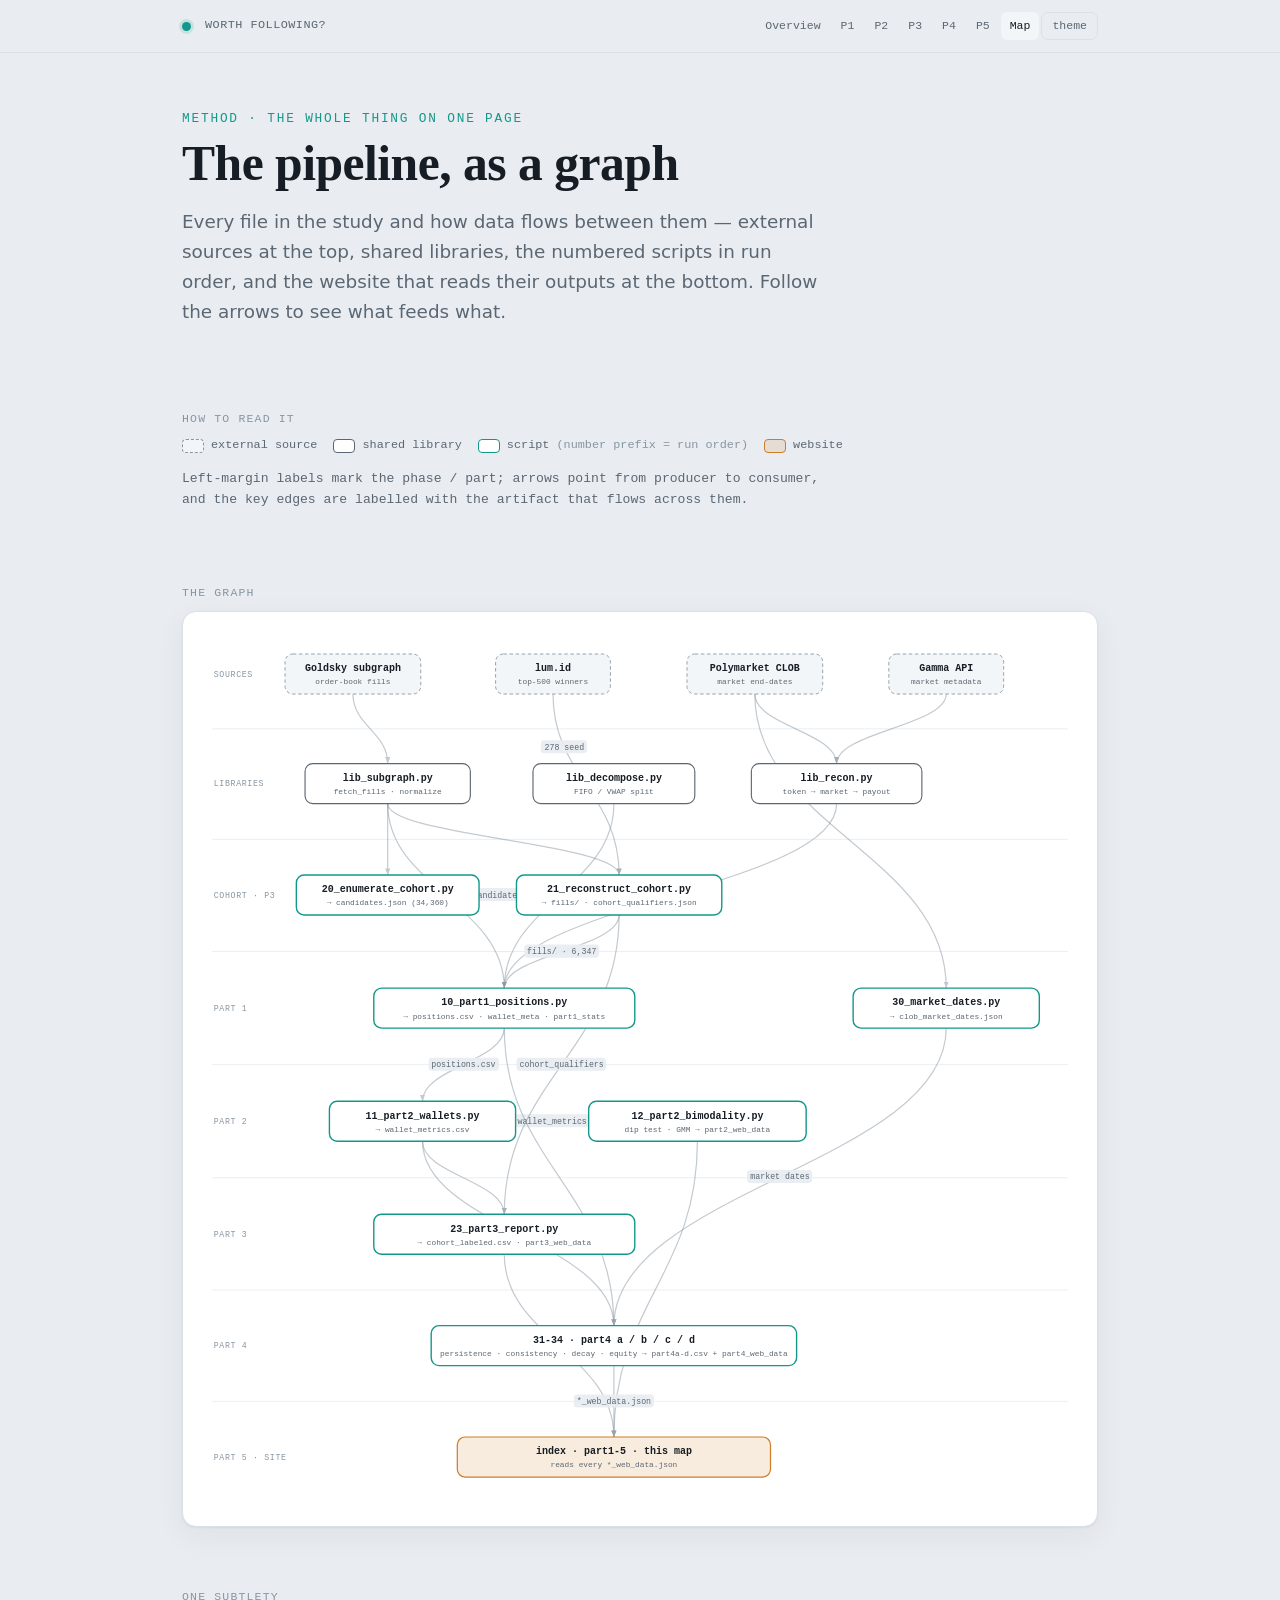
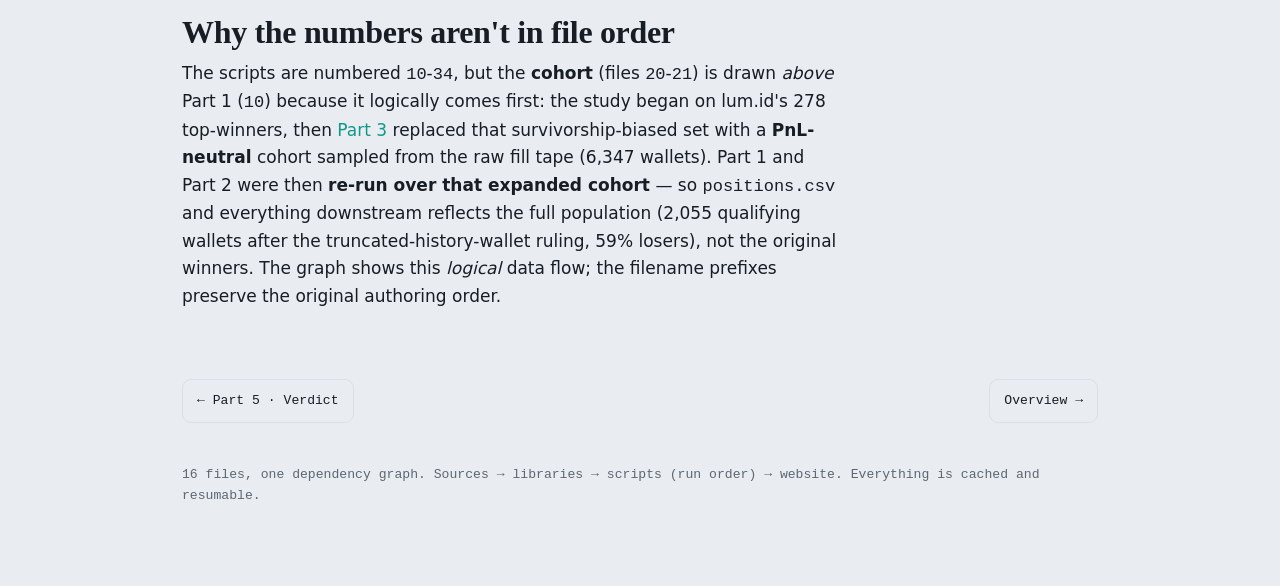
<file: experiment2/site/pipeline.html>
<!doctype html><html lang="en"><head>
<meta charset="utf-8"><meta name="viewport" content="width=device-width, initial-scale=1">
<title>Pipeline map — how the study was built</title>
<link rel="stylesheet" href="study_styles.css">
<style>
  .graph{width:100%;overflow-x:auto}
  .graph svg{min-width:760px}
  .stagelab{font-family:var(--mono);font-size:9.5px;fill:var(--faint);letter-spacing:.08em}
  .edgelab{font-family:var(--mono);font-size:9.5px;fill:var(--muted)}
  .n-title{font-family:var(--mono);font-size:11.5px;font-weight:600;fill:var(--ink)}
  .n-sub{font-family:var(--mono);font-size:9px;fill:var(--muted)}
  .n rect{fill:var(--panel);stroke:var(--hair);stroke-width:1}
  .n-src rect{fill:var(--panel-2);stroke:var(--faint);stroke-dasharray:4 3}
  .n-lib rect{fill:var(--panel);stroke:var(--muted);stroke-width:1.3}
  .n-script rect{fill:var(--panel);stroke:var(--holding);stroke-width:1.6}
  .n-web rect{fill:var(--trading-soft);stroke:var(--trading);stroke-width:1.4}
  .lgd{display:flex;flex-wrap:wrap;gap:16px;font-family:var(--mono);font-size:.74rem;color:var(--muted);margin-top:4px}
  .lgd span{display:inline-flex;align-items:center;gap:7px}
  .sw{width:22px;height:14px;border-radius:4px;flex:none}
  .sw.src{background:var(--panel-2);border:1.5px dashed var(--faint)}
  .sw.lib{background:var(--panel);border:1.5px solid var(--muted)}
  .sw.script{background:var(--panel);border:1.8px solid var(--holding)}
  .sw.web{background:var(--trading-soft);border:1.5px solid var(--trading)}
</style>
</head><body>

<div class="topbar"><div class="wrap">
  <span class="dot"></span><span class="tag">WORTH FOLLOWING?</span>
  <nav>
    <a href="index.html">Overview</a><a href="part1_explainer.html">P1</a>
    <a href="part2.html">P2</a><a href="part3.html">P3</a>
    <a href="part4.html">P4</a><a href="part5.html">P5</a>
    <a href="pipeline.html" class="here">Map</a>
    <button class="tbtn" id="themeBtn">theme</button>
  </nav>
</div></div>

<div class="wrap">
  <header class="hero">
    <div class="partno">Method · the whole thing on one page</div>
    <h1>The pipeline, as a graph</h1>
    <p class="lead">Every file in the study and how data flows between them — external sources at the top,
      shared libraries, the numbered scripts in run order, and the website that reads their outputs at the
      bottom. Follow the arrows to see what feeds what.</p>
  </header>

  <section>
    <div class="snum">HOW TO READ IT</div>
    <div class="lgd">
      <span><i class="sw src"></i> external source</span>
      <span><i class="sw lib"></i> shared library</span>
      <span><i class="sw script"></i> script <span style="color:var(--faint)">(number prefix = run order)</span></span>
      <span><i class="sw web"></i> website</span>
    </div>
    <p class="measure kv" style="margin-top:12px">Left-margin labels mark the phase / part; arrows point from producer
      to consumer, and the key edges are labelled with the artifact that flows across them.</p>
  </section>

  <section>
    <div class="snum">THE GRAPH</div>
    <div class="panel"><div class="graph">
<svg viewBox="0 0 1000 1000" role="img" aria-label="Study pipeline dependency graph">
<defs><marker id="arw" markerWidth="9" markerHeight="9" refX="7.5" refY="3" orient="auto" markerUnits="userSpaceOnUse"><path d="M0,0 L7.5,3 L0,6 Z" fill="var(--faint)"/></marker></defs>
<line x1="8" y1="109" x2="992" y2="109" stroke="var(--hair-2)" stroke-width="1"/>
<line x1="8" y1="236" x2="992" y2="236" stroke="var(--hair-2)" stroke-width="1"/>
<line x1="8" y1="365" x2="992" y2="365" stroke="var(--hair-2)" stroke-width="1"/>
<line x1="8" y1="495" x2="992" y2="495" stroke="var(--hair-2)" stroke-width="1"/>
<line x1="8" y1="625" x2="992" y2="625" stroke="var(--hair-2)" stroke-width="1"/>
<line x1="8" y1="754" x2="992" y2="754" stroke="var(--hair-2)" stroke-width="1"/>
<line x1="8" y1="882" x2="992" y2="882" stroke="var(--hair-2)" stroke-width="1"/>
<text class="stagelab" x="10" y="49">SOURCES</text>
<text class="stagelab" x="10" y="175">LIBRARIES</text>
<text class="stagelab" x="10" y="303">COHORT · P3</text>
<text class="stagelab" x="10" y="433">PART 1</text>
<text class="stagelab" x="10" y="563">PART 2</text>
<text class="stagelab" x="10" y="693">PART 3</text>
<text class="stagelab" x="10" y="821">PART 4</text>
<text class="stagelab" x="10" y="949">PART 5 · SITE</text>
<path d="M170,69 C170,105 210,113 210,149" fill="none" stroke="var(--faint)" stroke-width="1.4" opacity="0.5" marker-end="url(#arw)"/>
<path d="M632,69 C632,105 726,113 726,149" fill="none" stroke="var(--faint)" stroke-width="1.4" opacity="0.5" marker-end="url(#arw)"/>
<path d="M852,69 C852,105 726,113 726,149" fill="none" stroke="var(--faint)" stroke-width="1.4" opacity="0.5" marker-end="url(#arw)"/>
<path d="M632,69 C632,221 852,255 852,407" fill="none" stroke="var(--faint)" stroke-width="1.4" opacity="0.5" marker-end="url(#arw)"/>
<path d="M210,195 C210,232 210,240 210,277" fill="none" stroke="var(--faint)" stroke-width="1.4" opacity="0.5" marker-end="url(#arw)"/>
<path d="M210,195 C210,232 476,240 476,277" fill="none" stroke="var(--faint)" stroke-width="1.4" opacity="0.5" marker-end="url(#arw)"/>
<path d="M400,69 C400,163 476,183 476,277" fill="none" stroke="var(--faint)" stroke-width="1.4" opacity="0.5" marker-end="url(#arw)"/>
<rect x="386" y="122" width="53" height="15" rx="4" fill="var(--ground)" opacity="0.92"/>
<text class="edgelab" x="413" y="133" text-anchor="middle">278 seed</text>
<path d="M315,300 C336,300 336,300 358,300" fill="none" stroke="var(--faint)" stroke-width="1.4" opacity="0.5" marker-end="url(#arw)"/>
<rect x="304" y="292" width="64" height="15" rx="4" fill="var(--ground)" opacity="0.92"/>
<text class="edgelab" x="336" y="303" text-anchor="middle">candidates</text>
<path d="M210,195 C210,290 344,312 344,407" fill="none" stroke="var(--faint)" stroke-width="1.4" opacity="0.5" marker-end="url(#arw)"/>
<path d="M726,195 C726,290 344,312 344,407" fill="none" stroke="var(--faint)" stroke-width="1.4" opacity="0.5" marker-end="url(#arw)"/>
<path d="M470,195 C470,290 344,312 344,407" fill="none" stroke="var(--faint)" stroke-width="1.4" opacity="0.5" marker-end="url(#arw)"/>
<path d="M476,323 C476,361 344,369 344,407" fill="none" stroke="var(--faint)" stroke-width="1.4" opacity="0.5" marker-end="url(#arw)"/>
<rect x="367" y="357" width="86" height="15" rx="4" fill="var(--ground)" opacity="0.92"/>
<text class="edgelab" x="410" y="368" text-anchor="middle">fills/ · 6,347</text>
<path d="M344,453 C344,491 250,499 250,537" fill="none" stroke="var(--faint)" stroke-width="1.4" opacity="0.5" marker-end="url(#arw)"/>
<rect x="257" y="487" width="81" height="15" rx="4" fill="var(--ground)" opacity="0.92"/>
<text class="edgelab" x="297" y="498" text-anchor="middle">positions.csv</text>
<path d="M357,560 C399,560 399,560 441,560" fill="none" stroke="var(--faint)" stroke-width="1.4" opacity="0.5" marker-end="url(#arw)"/>
<rect x="356" y="552" width="86" height="15" rx="4" fill="var(--ground)" opacity="0.92"/>
<text class="edgelab" x="399" y="563" text-anchor="middle">wallet_metrics</text>
<path d="M250,583 C250,621 344,629 344,667" fill="none" stroke="var(--faint)" stroke-width="1.4" opacity="0.5" marker-end="url(#arw)"/>
<path d="M476,323 C476,478 344,512 344,667" fill="none" stroke="var(--faint)" stroke-width="1.4" opacity="0.5" marker-end="url(#arw)"/>
<rect x="358" y="487" width="103" height="15" rx="4" fill="var(--ground)" opacity="0.92"/>
<text class="edgelab" x="410" y="498" text-anchor="middle">cohort_qualifiers</text>
<path d="M344,453 C344,607 470,641 470,795" fill="none" stroke="var(--faint)" stroke-width="1.4" opacity="0.5" marker-end="url(#arw)"/>
<path d="M250,583 C250,678 470,700 470,795" fill="none" stroke="var(--faint)" stroke-width="1.4" opacity="0.5" marker-end="url(#arw)"/>
<path d="M852,453 C852,607 470,641 470,795" fill="none" stroke="var(--faint)" stroke-width="1.4" opacity="0.5" marker-end="url(#arw)"/>
<rect x="623" y="616" width="75" height="15" rx="4" fill="var(--ground)" opacity="0.92"/>
<text class="edgelab" x="661" y="627" text-anchor="middle">market dates</text>
<path d="M566,583 C566,736 470,770 470,923" fill="none" stroke="var(--faint)" stroke-width="1.4" opacity="0.5" marker-end="url(#arw)"/>
<path d="M344,713 C344,808 470,828 470,923" fill="none" stroke="var(--faint)" stroke-width="1.4" opacity="0.5" marker-end="url(#arw)"/>
<path d="M470,841 C470,878 470,886 470,923" fill="none" stroke="var(--faint)" stroke-width="1.4" opacity="0.5" marker-end="url(#arw)"/>
<rect x="424" y="874" width="92" height="15" rx="4" fill="var(--ground)" opacity="0.92"/>
<text class="edgelab" x="470" y="885" text-anchor="middle">*_web_data.json</text>
<g class="n n-src">
<rect x="92" y="23" width="156" height="46" rx="9"/>
<text class="n-title" x="170" y="43" text-anchor="middle">Goldsky subgraph</text>
<text class="n-sub" x="170" y="58" text-anchor="middle">order-book fills</text>
</g>
<g class="n n-src">
<rect x="334" y="23" width="132" height="46" rx="9"/>
<text class="n-title" x="400" y="43" text-anchor="middle">lum.id</text>
<text class="n-sub" x="400" y="58" text-anchor="middle">top-500 winners</text>
</g>
<g class="n n-src">
<rect x="554" y="23" width="156" height="46" rx="9"/>
<text class="n-title" x="632" y="43" text-anchor="middle">Polymarket CLOB</text>
<text class="n-sub" x="632" y="58" text-anchor="middle">market end-dates</text>
</g>
<g class="n n-src">
<rect x="786" y="23" width="132" height="46" rx="9"/>
<text class="n-title" x="852" y="43" text-anchor="middle">Gamma API</text>
<text class="n-sub" x="852" y="58" text-anchor="middle">market metadata</text>
</g>
<g class="n n-lib">
<rect x="115" y="149" width="190" height="46" rx="9"/>
<text class="n-title" x="210" y="169" text-anchor="middle">lib_subgraph.py</text>
<text class="n-sub" x="210" y="184" text-anchor="middle">fetch_fills · normalize</text>
</g>
<g class="n n-lib">
<rect x="377" y="149" width="186" height="46" rx="9"/>
<text class="n-title" x="470" y="169" text-anchor="middle">lib_decompose.py</text>
<text class="n-sub" x="470" y="184" text-anchor="middle">FIFO / VWAP split</text>
</g>
<g class="n n-lib">
<rect x="628" y="149" width="196" height="46" rx="9"/>
<text class="n-title" x="726" y="169" text-anchor="middle">lib_recon.py</text>
<text class="n-sub" x="726" y="184" text-anchor="middle">token → market → payout</text>
</g>
<g class="n n-script">
<rect x="105" y="277" width="210" height="46" rx="9"/>
<text class="n-title" x="210" y="297" text-anchor="middle">20_enumerate_cohort.py</text>
<text class="n-sub" x="210" y="312" text-anchor="middle">→ candidates.json (34,360)</text>
</g>
<g class="n n-script">
<rect x="358" y="277" width="236" height="46" rx="9"/>
<text class="n-title" x="476" y="297" text-anchor="middle">21_reconstruct_cohort.py</text>
<text class="n-sub" x="476" y="312" text-anchor="middle">→ fills/ · cohort_qualifiers.json</text>
</g>
<g class="n n-script">
<rect x="194" y="407" width="300" height="46" rx="9"/>
<text class="n-title" x="344" y="427" text-anchor="middle">10_part1_positions.py</text>
<text class="n-sub" x="344" y="442" text-anchor="middle">→ positions.csv · wallet_meta · part1_stats</text>
</g>
<g class="n n-script">
<rect x="143" y="537" width="214" height="46" rx="9"/>
<text class="n-title" x="250" y="557" text-anchor="middle">11_part2_wallets.py</text>
<text class="n-sub" x="250" y="572" text-anchor="middle">→ wallet_metrics.csv</text>
</g>
<g class="n n-script">
<rect x="441" y="537" width="250" height="46" rx="9"/>
<text class="n-title" x="566" y="557" text-anchor="middle">12_part2_bimodality.py</text>
<text class="n-sub" x="566" y="572" text-anchor="middle">dip test · GMM → part2_web_data</text>
</g>
<g class="n n-script">
<rect x="745" y="407" width="214" height="46" rx="9"/>
<text class="n-title" x="852" y="427" text-anchor="middle">30_market_dates.py</text>
<text class="n-sub" x="852" y="442" text-anchor="middle">→ clob_market_dates.json</text>
</g>
<g class="n n-script">
<rect x="194" y="667" width="300" height="46" rx="9"/>
<text class="n-title" x="344" y="687" text-anchor="middle">23_part3_report.py</text>
<text class="n-sub" x="344" y="702" text-anchor="middle">→ cohort_labeled.csv · part3_web_data</text>
</g>
<g class="n n-script">
<rect x="260" y="795" width="420" height="46" rx="9"/>
<text class="n-title" x="470" y="815" text-anchor="middle">31-34 · part4 a / b / c / d</text>
<text class="n-sub" x="470" y="830" text-anchor="middle">persistence · consistency · decay · equity → part4a-d.csv + part4_web_data</text>
</g>
<g class="n n-web">
<rect x="290" y="923" width="360" height="46" rx="9"/>
<text class="n-title" x="470" y="943" text-anchor="middle">index · part1-5 · this map</text>
<text class="n-sub" x="470" y="958" text-anchor="middle">reads every *_web_data.json</text>
</g>
</svg>
    </div></div>
  </section>

  <section>
    <div class="snum">ONE SUBTLETY</div>
    <h2>Why the numbers aren't in file order</h2>
    <p class="measure">The scripts are numbered <code>10</code>-<code>34</code>, but the <b>cohort</b> (files
      <code>20</code>-<code>21</code>) is drawn <em>above</em> Part 1 (<code>10</code>) because it logically comes
      first: the study began on lum.id's 278 top-winners, then <a href="part3.html">Part 3</a> replaced that
      survivorship-biased set with a <b>PnL-neutral</b> cohort sampled from the raw fill tape (6,347 wallets). Part 1
      and Part 2 were then <b>re-run over that expanded cohort</b> — so <code>positions.csv</code> and everything
      downstream reflects the full population (2,055 qualifying wallets after the truncated-history-wallet ruling,
      59% losers), not the original winners. The graph shows this
      <em>logical</em> data flow; the filename prefixes preserve the original authoring order.</p>
  </section>

  <div class="pager">
    <a href="part5.html">&larr; Part 5 &middot; Verdict</a>
    <a href="index.html">Overview &rarr;</a>
  </div>
  <div class="footer"><p class="kv">16 files, one dependency graph. Sources &rarr; libraries &rarr; scripts (run
    order) &rarr; website. Everything is cached and resumable.</p></div>
</div>

<script>
const root=document.documentElement;
document.getElementById('themeBtn').onclick=()=>{const c=root.getAttribute('data-theme')||(matchMedia('(prefers-color-scheme:dark)').matches?'dark':'light');root.setAttribute('data-theme',c==='dark'?'light':'dark');};
</script>
</body></html>
</file>
<file: experiment2/site/study_styles.css>
/* Shared design system for the "Is Any Wallet Worth Following?" study site.
   Two protagonists coded consistently everywhere: holding = teal, trading = amber. */
:root{
  --holding:#12988a; --holding-soft:#12988a26;
  --trading:#d07d2a; --trading-soft:#d07d2a26;
  --good:#12988a; --warn:#d07d2a; --bad:#c25048; --bad-soft:#c2504820;
  --ground:#e9edf1; --panel:#ffffff; --panel-2:#f3f6f9;
  --ink:#171d25; --muted:#5b6773; --faint:#8896a2;
  --hair:#d9e0e7; --hair-2:#e7ecf1;
  --shadow:0 1px 2px #1a2a3a0d, 0 8px 30px #1a2a3a0f;
  --serif:"Iowan Old Style","Palatino Linotype",Palatino,"Book Antiqua",Georgia,serif;
  --sans:-apple-system,BlinkMacSystemFont,"Segoe UI",system-ui,sans-serif;
  --mono:ui-monospace,"SF Mono","JetBrains Mono",Menlo,Consolas,monospace;
}
@media (prefers-color-scheme:dark){:root{
  --ground:#0f141b; --panel:#161d27; --panel-2:#1b232f;
  --ink:#e7edf3; --muted:#93a1af; --faint:#5f6b78;
  --hair:#26313e; --hair-2:#202a35; --holding-soft:#12988a2e; --trading-soft:#d07d2a2e; --bad-soft:#c2504826;
  --shadow:0 1px 2px #0006, 0 10px 34px #0007;
}}
:root[data-theme="dark"]{
  --ground:#0f141b; --panel:#161d27; --panel-2:#1b232f;
  --ink:#e7edf3; --muted:#93a1af; --faint:#5f6b78;
  --hair:#26313e; --hair-2:#202a35; --holding-soft:#12988a2e; --trading-soft:#d07d2a2e; --bad-soft:#c2504826;
  --shadow:0 1px 2px #0006, 0 10px 34px #0007;
}
:root[data-theme="light"]{
  --ground:#e9edf1; --panel:#ffffff; --panel-2:#f3f6f9;
  --ink:#171d25; --muted:#5b6773; --faint:#8896a2;
  --hair:#d9e0e7; --hair-2:#e7ecf1; --holding-soft:#12988a26; --trading-soft:#d07d2a26; --bad-soft:#c2504820;
  --shadow:0 1px 2px #1a2a3a0d, 0 8px 30px #1a2a3a0f;
}
*{box-sizing:border-box}
html{-webkit-text-size-adjust:100%;scroll-behavior:smooth}
body{margin:0;background:var(--ground);color:var(--ink);font-family:var(--sans);font-size:17px;line-height:1.62;-webkit-font-smoothing:antialiased}
.wrap{max-width:960px;margin:0 auto;padding:0 22px}
.measure{max-width:660px}
h1,h2,h3,h4{font-family:var(--serif);font-weight:600;text-wrap:balance;line-height:1.16;letter-spacing:-.01em}
h1{font-size:clamp(2rem,5.5vw,3.1rem);margin:.1em 0 .3em}
h2{font-size:clamp(1.45rem,3.4vw,2rem);margin:0 0 .25em}
h3{font-size:1.2rem;margin:1.4em 0 .4em}
h4{font-size:1rem;margin:1.2em 0 .3em}
p{margin:0 0 1em}
a{color:var(--holding);text-decoration:none}
a:hover{text-decoration:underline}
strong,b{font-weight:600}
.mono{font-family:var(--mono);font-variant-numeric:tabular-nums}
.eyebrow{font-family:var(--mono);font-size:.72rem;letter-spacing:.16em;text-transform:uppercase;color:var(--muted)}
.hold{color:var(--holding)} .trade{color:var(--trading)} .bad{color:var(--bad)}
.chip{display:inline-block;font-family:var(--mono);font-size:.72rem;padding:.15em .55em;border-radius:5px;letter-spacing:.03em;white-space:nowrap}
.chip.hold{background:var(--holding-soft);color:var(--holding)}
.chip.trade{background:var(--trading-soft);color:var(--trading)}
.chip.bad{background:var(--bad-soft);color:var(--bad)}
.chip.ok{background:var(--holding-soft);color:var(--holding)}

/* top bar */
.topbar{position:sticky;top:0;z-index:20;background:color-mix(in srgb,var(--ground) 88%,transparent);backdrop-filter:blur(8px);border-bottom:1px solid var(--hair)}
.topbar .wrap{display:flex;align-items:center;gap:14px;height:52px}
.topbar .dot{width:9px;height:9px;border-radius:50%;background:var(--holding);box-shadow:0 0 0 3px var(--holding-soft)}
.topbar .tag{font-family:var(--mono);font-size:.74rem;color:var(--muted);letter-spacing:.04em}
.topbar nav{display:flex;gap:2px;margin-left:auto;flex-wrap:wrap}
.topbar nav a{font-family:var(--mono);font-size:.72rem;color:var(--muted);padding:5px 9px;border-radius:6px}
.topbar nav a:hover{background:var(--panel-2);color:var(--ink);text-decoration:none}
.topbar nav a.here{color:var(--ink);background:var(--panel-2)}
.tbtn{font-family:var(--mono);font-size:.72rem;color:var(--muted);background:none;border:1px solid var(--hair);border-radius:7px;padding:6px 10px;cursor:pointer}
.tbtn:hover{color:var(--ink);border-color:var(--muted)}

/* hero */
.hero{padding:56px 0 34px}
.hero .lead{font-size:1.15rem;color:var(--muted);max-width:640px}
.hero .partno{font-family:var(--mono);font-size:.8rem;letter-spacing:.14em;text-transform:uppercase;color:var(--holding)}

/* sections */
section{padding:30px 0;border-top:1px solid var(--hair-2)}
.snum{font-family:var(--mono);font-size:.72rem;color:var(--faint);letter-spacing:.1em;margin-bottom:8px}

/* panels */
.panel{background:var(--panel);border:1px solid var(--hair);border-radius:14px;box-shadow:var(--shadow);padding:22px}
.panel + .panel{margin-top:14px}
.callout{border-left:3px solid var(--holding);padding:2px 0 2px 16px;color:var(--ink);margin:0 0 1em}
.callout.warn{border-color:var(--trading)} .callout.bad{border-color:var(--bad)}

/* tables */
table.data{width:100%;border-collapse:collapse;font-size:.9rem}
table.data th{text-align:left;font-family:var(--mono);font-weight:500;color:var(--muted);font-size:.68rem;letter-spacing:.06em;text-transform:uppercase;padding:0 12px 9px;border-bottom:1px solid var(--hair)}
table.data td{padding:9px 12px;border-bottom:1px solid var(--hair-2);vertical-align:top}
table.data tr:last-child td{border-bottom:none}
table.data td.num,table.data th.num{text-align:right;font-family:var(--mono);font-variant-numeric:tabular-nums}
.scroll{overflow-x:auto}

/* stat tiles */
.tiles{display:grid;grid-template-columns:repeat(auto-fit,minmax(150px,1fr));gap:12px}
.tile{background:var(--panel);border:1px solid var(--hair);border-radius:12px;padding:15px 17px}
.tile .v{font-family:var(--mono);font-size:1.6rem;font-weight:600;font-variant-numeric:tabular-nums}
.tile .k{font-size:.77rem;color:var(--muted);margin-top:2px}
.tile.gate{border-color:var(--holding);background:var(--holding-soft)} .tile.gate .v{color:var(--holding)}
.tile.hold{border-left:3px solid var(--holding)} .tile.trade{border-left:3px solid var(--trading)} .tile.warn{border-left:3px solid var(--trading)}

/* metric cards grid */
.mgrid{display:grid;grid-template-columns:1fr 1fr;gap:12px}
.mcard{border:1px solid var(--hair);border-radius:11px;padding:13px 15px;background:var(--panel-2)}
.mcard .mk{font-family:var(--mono);font-size:.7rem;text-transform:uppercase;letter-spacing:.05em;color:var(--muted)}
.mcard .mv{font-family:var(--mono);font-size:1.3rem;font-weight:600;margin:3px 0}
.mcard .md{font-size:.82rem;color:var(--muted)}

/* charts */
.chart{width:100%;overflow-x:auto}
svg{display:block;max-width:100%}
.axlabel{font-family:var(--mono);font-size:10px;fill:var(--faint)}
.axtitle{font-family:var(--mono);font-size:11px;fill:var(--muted);letter-spacing:.02em}
.splitbar{display:flex;height:50px;border-radius:10px;overflow:hidden;border:1px solid var(--hair);font-family:var(--mono);font-size:.8rem}
.splitbar div{display:flex;align-items:center;justify-content:center;color:#fff;white-space:nowrap;min-width:0;padding:0 6px}
.split-hold{background:var(--holding)} .split-trade{background:var(--trading)} .split-bad{background:var(--bad)}

/* labelled bar rows */
.barrow{display:flex;align-items:center;gap:12px;margin:9px 0}
.barrow .lab{width:150px;flex:none;font-size:.88rem}
.barrow .lab small{display:block;color:var(--muted);font-size:.72rem}
.bartrack{flex:1;background:var(--panel-2);border-radius:6px;height:24px;border:1px solid var(--hair-2);overflow:hidden}
.barfill{height:100%;border-radius:6px 0 0 6px}
.barrow .n{font-family:var(--mono);font-size:.82rem;width:96px;text-align:right;color:var(--muted)}

/* assumptions / errors list */
.risk{border:1px solid var(--hair);border-radius:12px;padding:2px 0;background:var(--panel)}
.risk .item{padding:14px 18px;border-bottom:1px solid var(--hair-2)}
.risk .item:last-child{border-bottom:none}
.risk .rh{font-weight:600;display:flex;align-items:center;gap:9px}
.risk .rh .sev{font-family:var(--mono);font-size:.62rem;letter-spacing:.05em;text-transform:uppercase;padding:2px 7px;border-radius:5px}
.sev.low{background:var(--holding-soft);color:var(--holding)}
.sev.med{background:var(--trading-soft);color:var(--trading)}
.sev.high{background:var(--bad-soft);color:var(--bad)}
.risk .item p{margin:.5em 0 0;color:var(--muted);font-size:.93rem}

/* files */
.files code{font-family:var(--mono);font-size:.85em;background:var(--panel-2);padding:1px 5px;border-radius:4px;border:1px solid var(--hair-2)}

.kv{font-family:var(--mono);font-size:.82rem;color:var(--muted)}
.footer{padding:40px 0 70px;color:var(--muted);font-size:.9rem;border-top:1px solid var(--hair-2)}
.pager{display:flex;justify-content:space-between;gap:12px;margin-top:22px;flex-wrap:wrap}
.pager a{font-family:var(--mono);font-size:.82rem;border:1px solid var(--hair);border-radius:9px;padding:10px 14px;color:var(--ink)}
.pager a:hover{border-color:var(--muted);text-decoration:none}
@media (max-width:600px){.mgrid{grid-template-columns:1fr}.barrow .lab{width:110px}}
@media (prefers-reduced-motion:reduce){*{transition:none!important;scroll-behavior:auto}}
</file>
